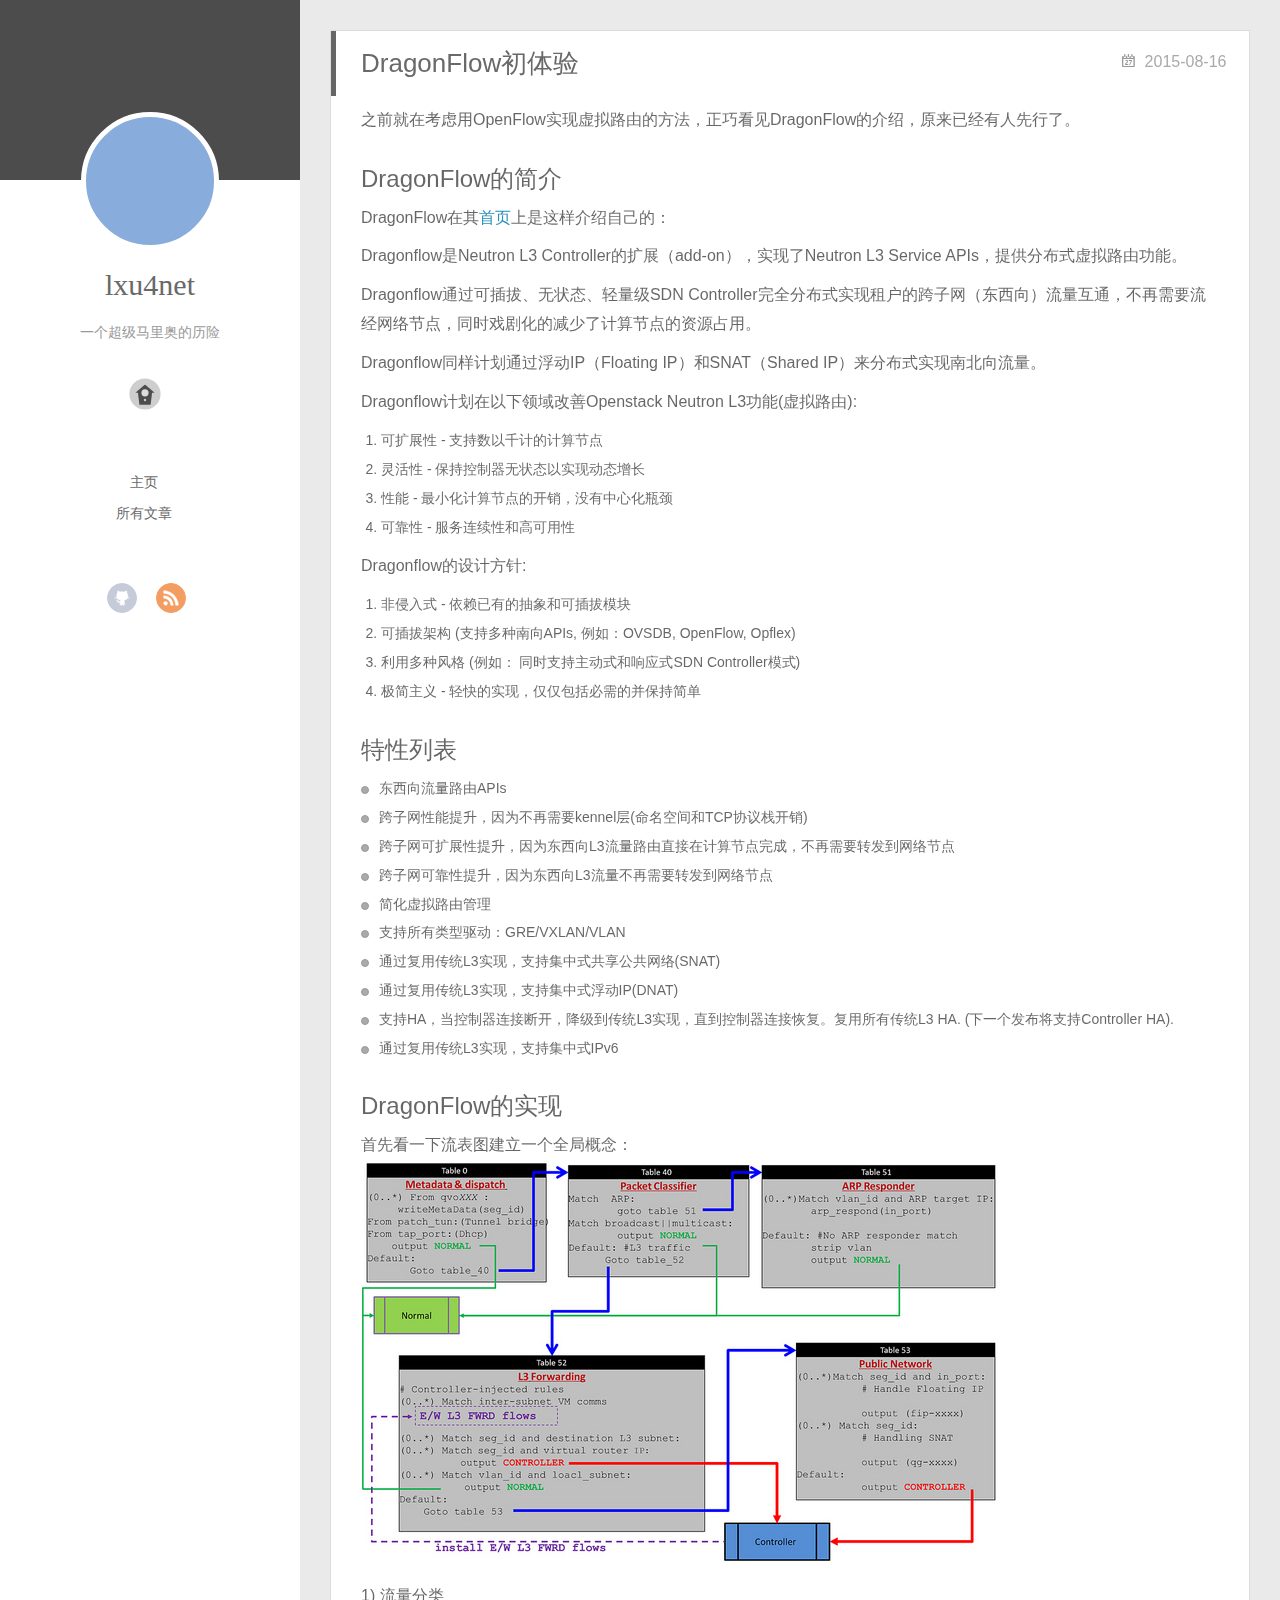
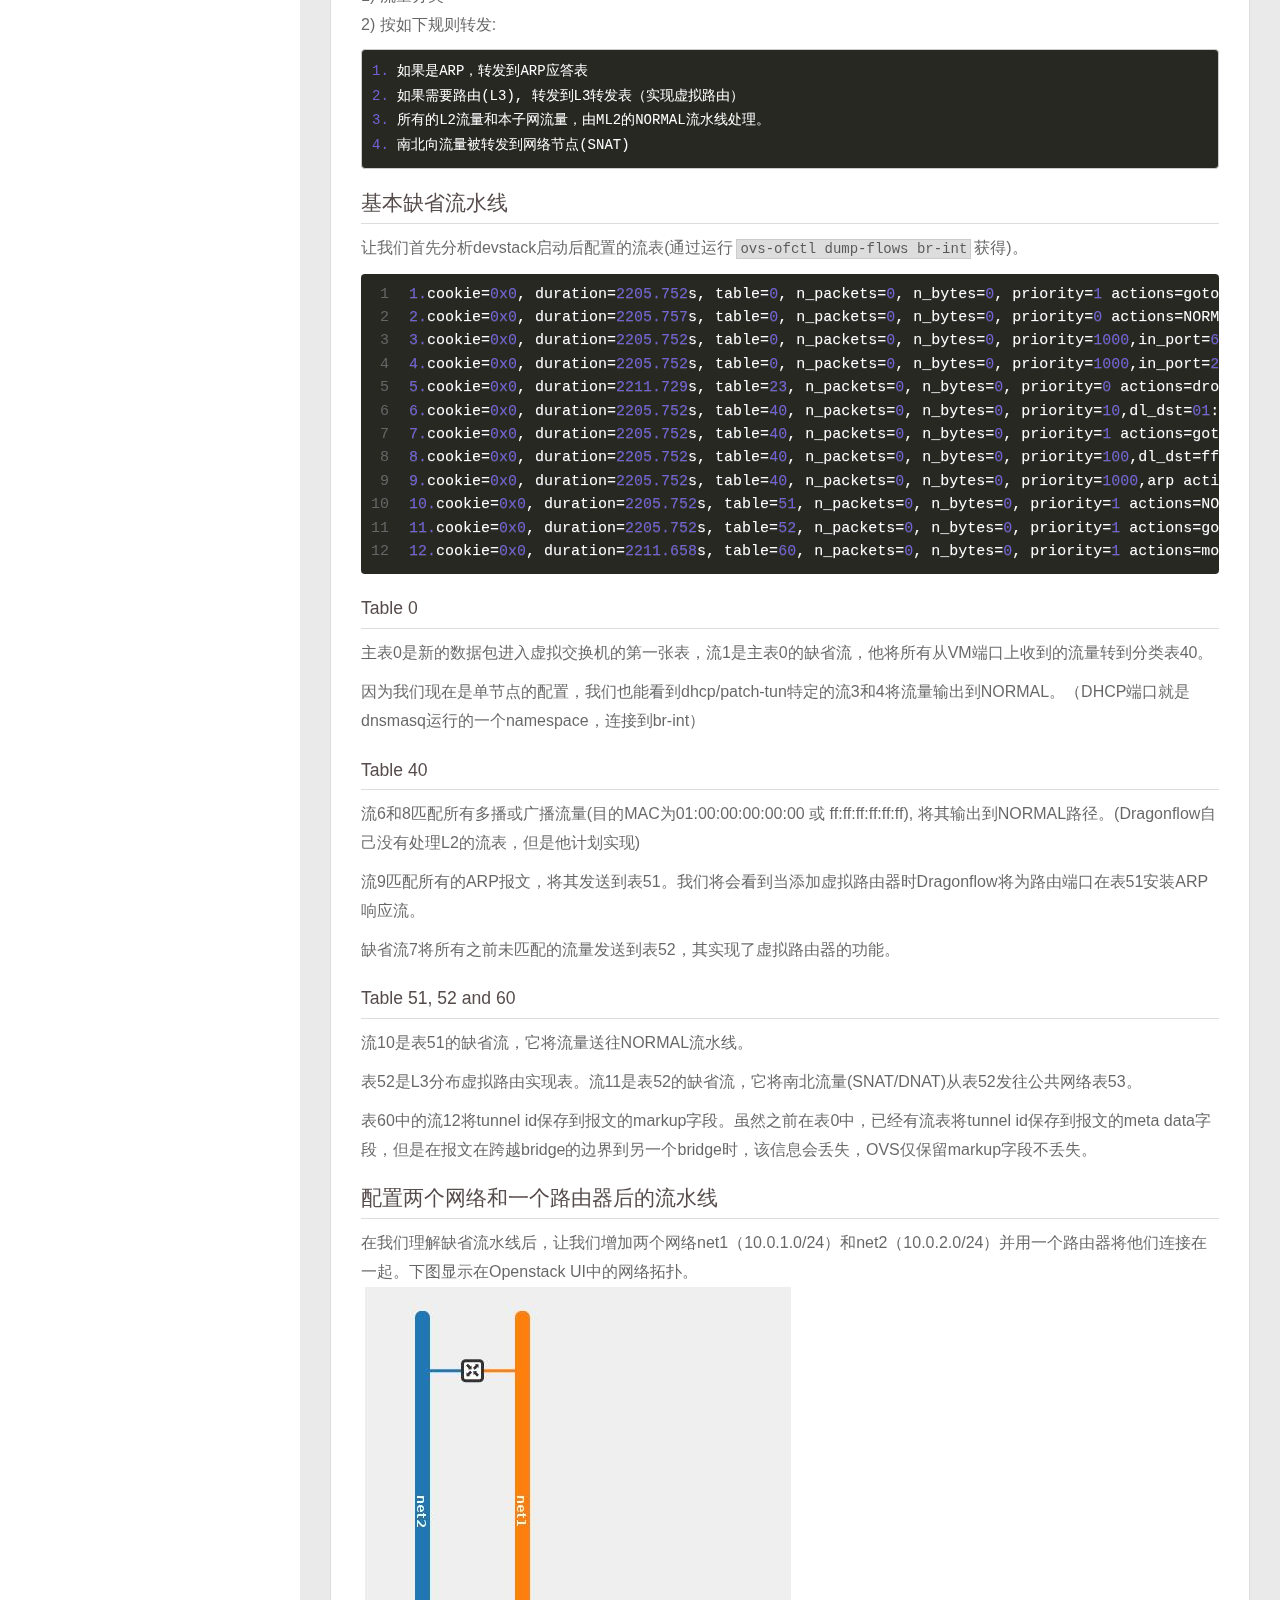
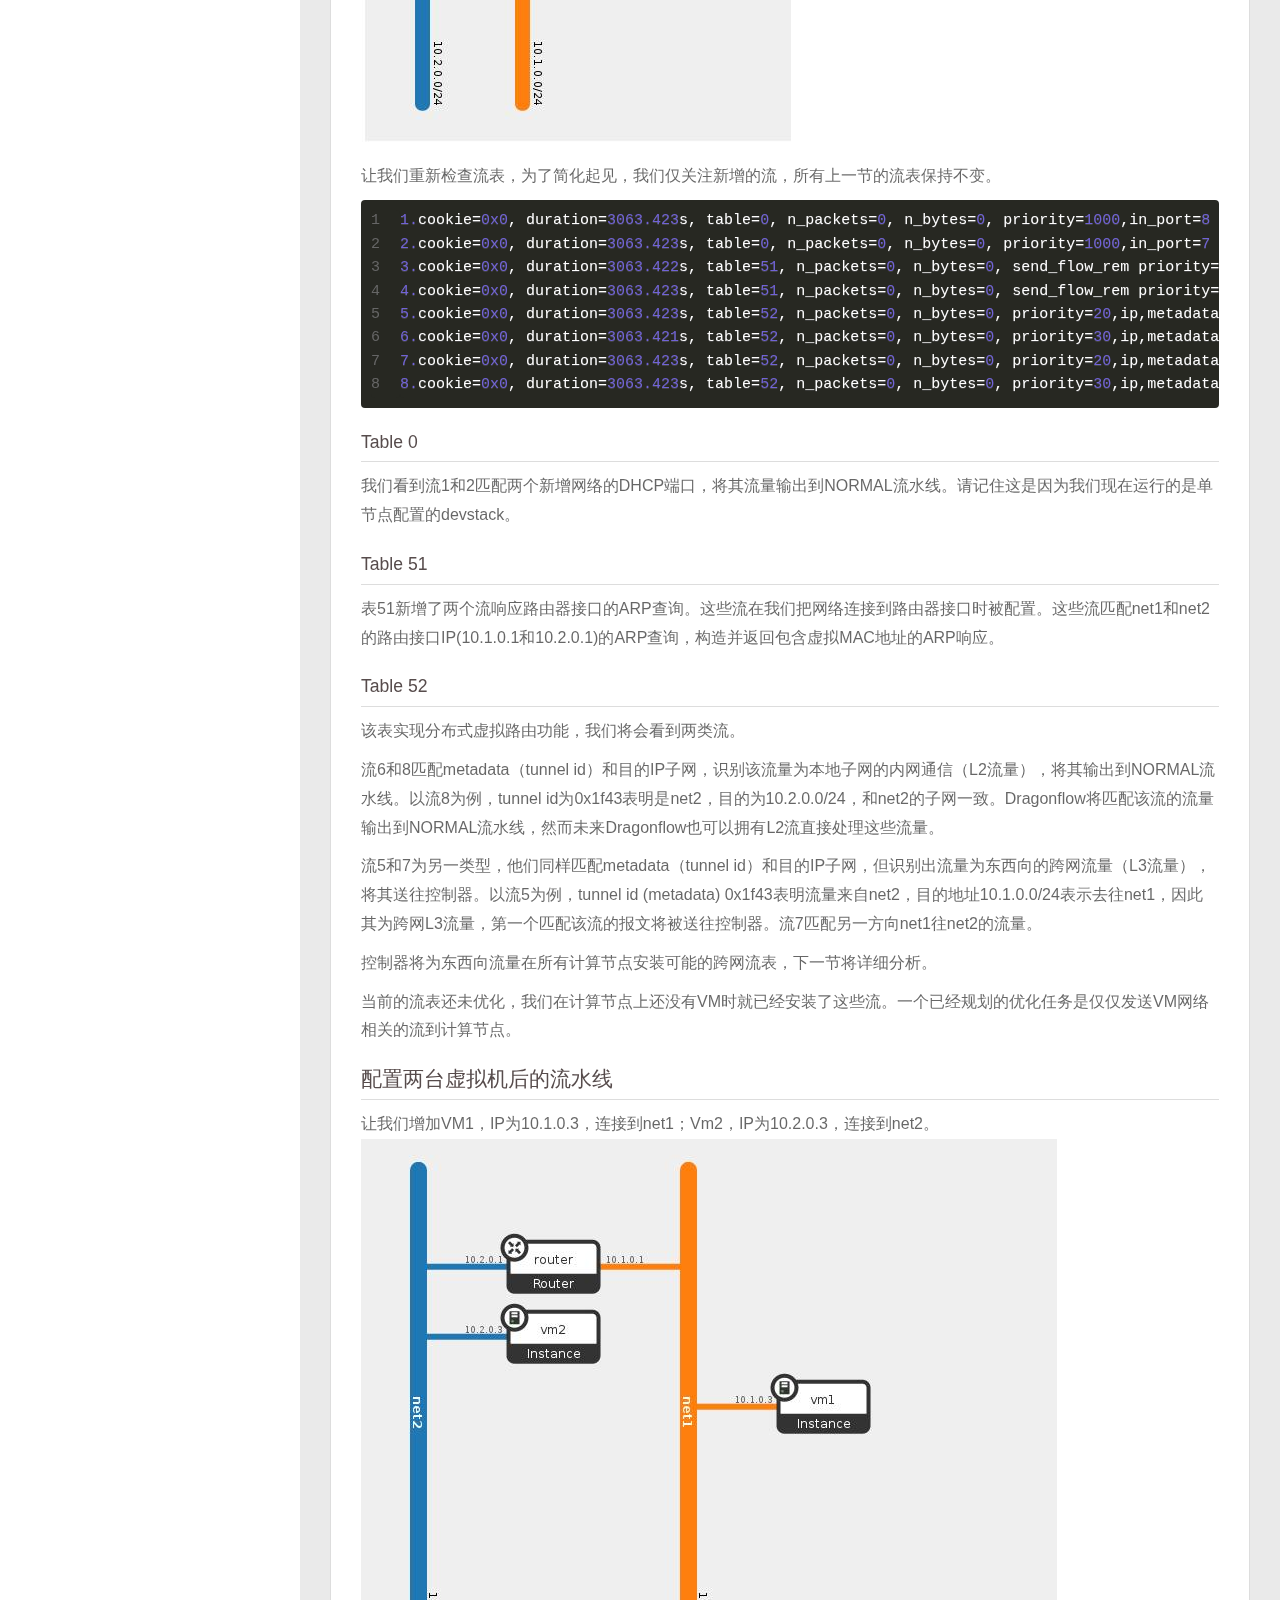
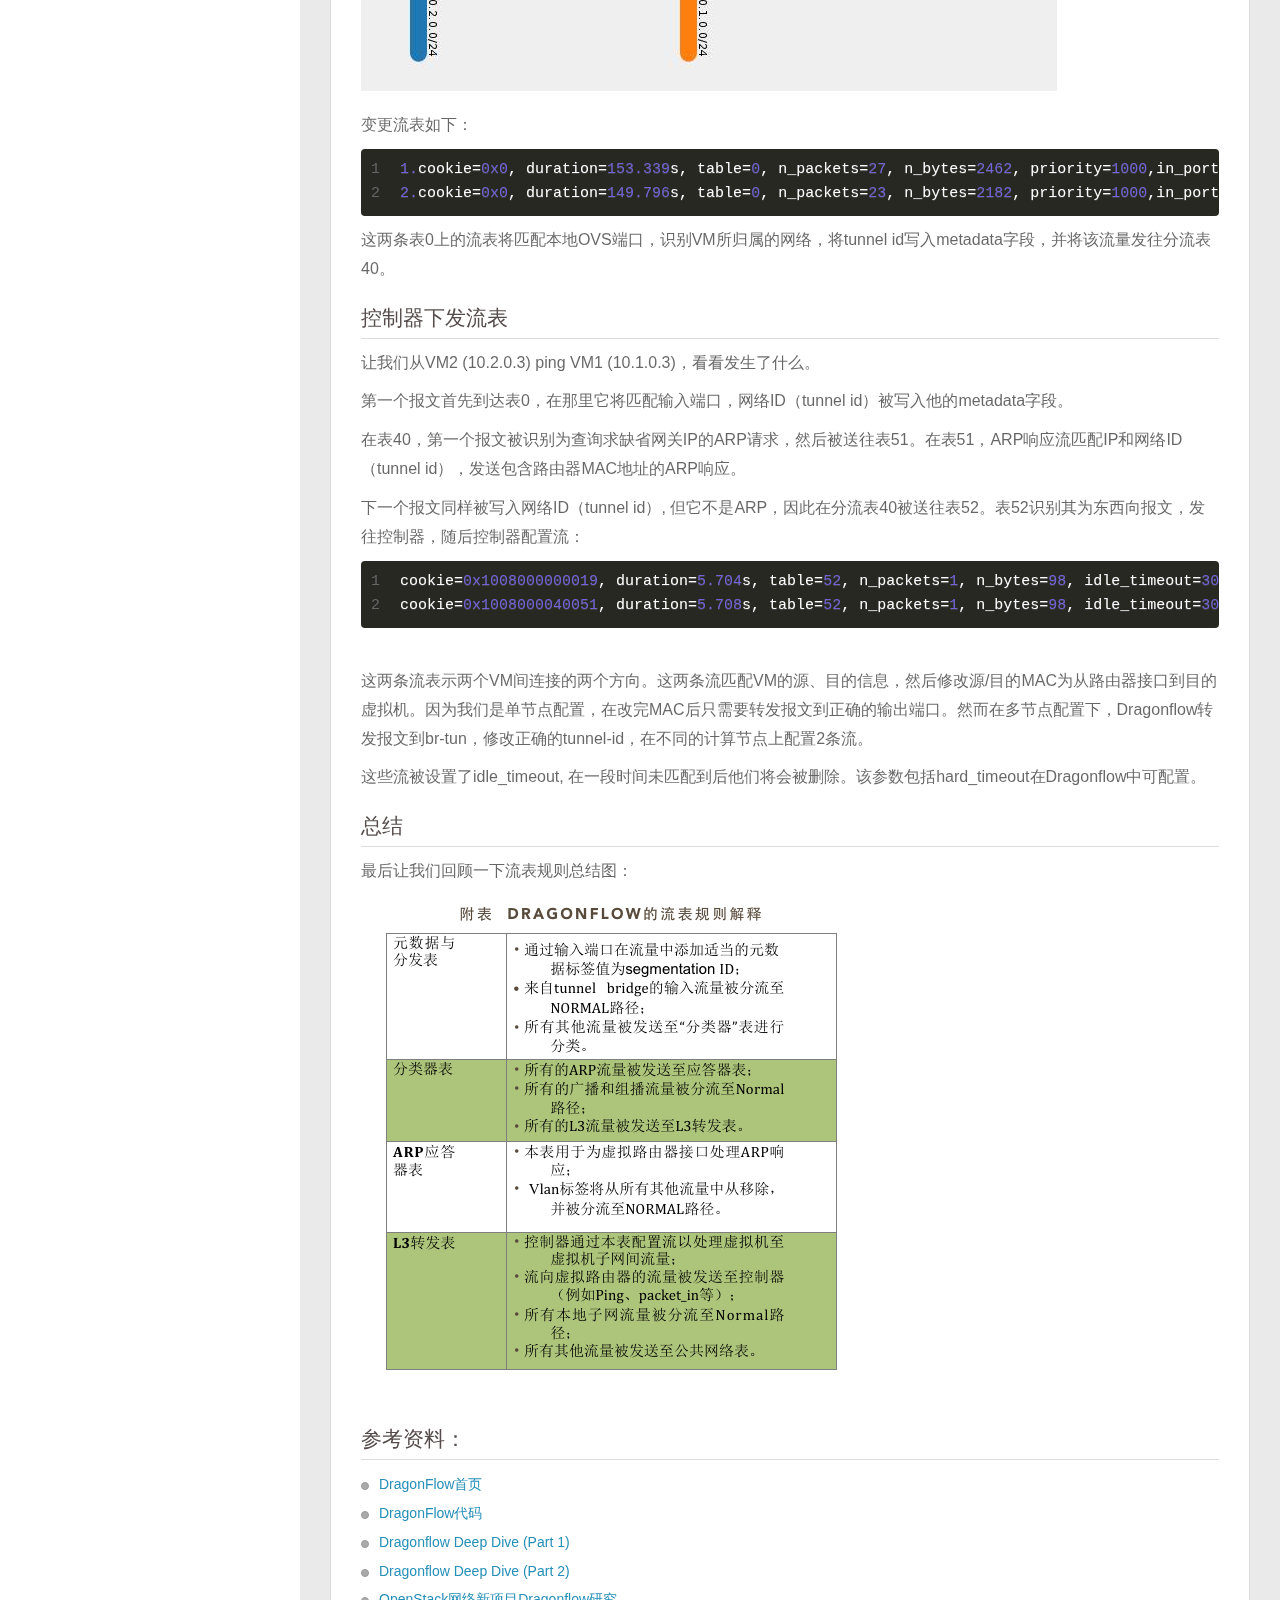
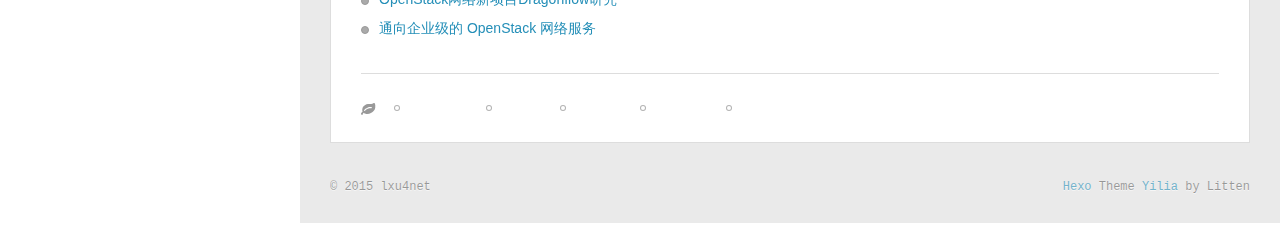
<file: index.html>
<!DOCTYPE html>
<html>
<head>
  <meta charset="utf-8">
  <meta name="google-site-verification" content="9OUdUJTpERPzufU9y9RIrBZLKCj-VOVKWWJhmbjSiMg" />
  <meta name="msvalidate.01" content="0AB97FE606D8F42544B35910B5218CBD" />
  <meta name="baidu-site-verification" content="NYAW1jYpKC" />

  
  <title>宅男甲的一亩三分地</title>
  <meta name="viewport" content="width=device-width, initial-scale=1, maximum-scale=1">
  <meta name="description" content="专注于SDN/NFV虚拟化网络开发的技术博客">
<meta property="og:type" content="website">
<meta property="og:title" content="宅男甲的一亩三分地">
<meta property="og:url" content="http://lxu4net.gitcafe.io/index.html">
<meta property="og:site_name" content="宅男甲的一亩三分地">
<meta property="og:description" content="专注于SDN/NFV虚拟化网络开发的技术博客">
<meta name="twitter:card" content="summary">
<meta name="twitter:title" content="宅男甲的一亩三分地">
<meta name="twitter:description" content="专注于SDN/NFV虚拟化网络开发的技术博客">
  
    <link rel="alternative" href="/atom.xml" title="宅男甲的一亩三分地" type="application/atom+xml">
  
  
    <link rel="icon" href="/favicon.png">
  
  <link rel="stylesheet" href="/css/style.css" type="text/css">
</head>

<body>
  <div id="container">
    <div class="left-col">
    <div class="overlay"></div>
<div class="intrude-less">
	<header id="header" class="inner">
		<a href="/" class="profilepic">
			
			<img lazy-src="/avatar.jpg" class="js-avatar">
			
		</a>

		<hgroup>
		  <h1 class="header-author"><a href="/">lxu4net</a></h1>
		</hgroup>

		
		<p class="header-subtitle">一个超级马里奥的历险</p>
		

		
			<div class="switch-btn">
				<div class="icon">
					<div class="icon-ctn">
						<div class="icon-wrap icon-house" data-idx="0">
							<div class="birdhouse"></div>
							<div class="birdhouse_holes"></div>
						</div>
						<div class="icon-wrap icon-ribbon hide" data-idx="1">
							<div class="ribbon"></div>
						</div>
						
						
					</div>
					
				</div>
				<div class="tips-box hide">
					<div class="tips-arrow"></div>
					<ul class="tips-inner">
						<li>菜单</li>
						<li>标签</li>
						
						
					</ul>
				</div>
			</div>
		

		<div class="switch-area">
			<div class="switch-wrap">
				<section class="switch-part switch-part1">
					<nav class="header-menu">
						<ul>
						
							<li><a href="/">主页</a></li>
				        
							<li><a href="/archives">所有文章</a></li>
				        
						</ul>
					</nav>
					<nav class="header-nav">
						<div class="social">
							
								<a class="github" target="_blank" href="https://github.com/lxu4net" title="github">github</a>
					        
								<a class="rss" target="_blank" href="/atom.xml" title="rss">rss</a>
					        
						</div>
					</nav>
				</section>
				
				
				<section class="switch-part switch-part2">
					<div class="widget tagcloud" id="js-tagcloud">
						<a href="/tags/Dragonflow/" style="font-size: 10px;">Dragonflow</a> <a href="/tags/Neutron/" style="font-size: 10px;">Neutron</a> <a href="/tags/OpenFlow/" style="font-size: 10px;">OpenFlow</a> <a href="/tags/OpenStack/" style="font-size: 10px;">OpenStack</a> <a href="/tags/SDN/" style="font-size: 10px;">SDN</a>
					</div>
				</section>
				
				
				

				
			</div>
		</div>
	</header>				
</div>
    </div>
    <div class="mid-col">
      <nav id="mobile-nav">
  	<div class="overlay">
  		<div class="slider-trigger"></div>
  		<h1 class="header-author js-mobile-header hide">lxu4net</h1>
  	</div>
	<div class="intrude-less">
		<header id="header" class="inner">
			<div class="profilepic">
				<img lazy-src="/avatar.jpg" class="js-avatar">
			</div>
			<hgroup>
			  <h1 class="header-author">lxu4net</h1>
			</hgroup>
			
			<p class="header-subtitle">一个超级马里奥的历险</p>
			
			<nav class="header-menu">
				<ul>
				
					<li><a href="/">主页</a></li>
		        
					<li><a href="/archives">所有文章</a></li>
		        
		        <div class="clearfix"></div>
				</ul>
			</nav>
			<nav class="header-nav">
				<div class="social">
					
						<a class="github" target="_blank" href="https://github.com/lxu4net" title="github">github</a>
			        
						<a class="rss" target="_blank" href="/atom.xml" title="rss">rss</a>
			        
				</div>
			</nav>
		</header>				
	</div>
</nav>
      <div class="body-wrap">
  
    <article id="post-dragonflow" class="article article-type-post" itemscope itemprop="blogPost">
  
    <div class="article-meta">
      <a href="/2015/08/16/dragonflow/" class="article-date">
  	<time datetime="2015-08-16T10:00:00.000Z" itemprop="datePublished">2015-08-16</time>
</a>
    </div>
  
  <div class="article-inner">
    
      <input type="hidden" class="isFancy" />
    
    
      <header class="article-header">
        
  
    <h1 itemprop="name">
      <a class="article-title" href="/2015/08/16/dragonflow/">DragonFlow初体验</a>
    </h1>
  

      </header>
      
    
    <div class="article-entry" itemprop="articleBody">
      
        
        

        <p>之前就在考虑用OpenFlow实现虚拟路由的方法，正巧看见DragonFlow的介绍，原来已经有人先行了。</p>
<h1 id="DragonFlow的简介">DragonFlow的简介</h1><p>DragonFlow在其<a href="https://launchpad.net/dragonflow" target="_blank" rel="external">首页</a>上是这样介绍自己的：</p>
<p>Dragonflow是Neutron L3 Controller的扩展（add-on），实现了Neutron L3 Service APIs，提供分布式虚拟路由功能。</p>
<p>Dragonflow通过可插拔、无状态、轻量级SDN Controller完全分布式实现租户的跨子网（东西向）流量互通，不再需要流经网络节点，同时戏剧化的减少了计算节点的资源占用。</p>
<p>Dragonflow同样计划通过浮动IP（Floating IP）和SNAT（Shared IP）来分布式实现南北向流量。</p>
<p>Dragonflow计划在以下领域改善Openstack Neutron L3功能(虚拟路由):</p>
<ol>
<li>可扩展性 - 支持数以千计的计算节点</li>
<li>灵活性 - 保持控制器无状态以实现动态增长</li>
<li>性能 - 最小化计算节点的开销，没有中心化瓶颈</li>
<li>可靠性 - 服务连续性和高可用性</li>
</ol>
<p>Dragonflow的设计方针:</p>
<ol>
<li>非侵入式 - 依赖已有的抽象和可插拔模块</li>
<li>可插拔架构 (支持多种南向APIs, 例如：OVSDB, OpenFlow, Opflex)</li>
<li>利用多种风格 (例如： 同时支持主动式和响应式SDN Controller模式)</li>
<li>极简主义 - 轻快的实现，仅仅包括必需的并保持简单</li>
</ol>
<h1 id="特性列表">特性列表</h1><ul>
<li>东西向流量路由APIs</li>
<li>跨子网性能提升，因为不再需要kennel层(命名空间和TCP协议栈开销)</li>
<li>跨子网可扩展性提升，因为东西向L3流量路由直接在计算节点完成，不再需要转发到网络节点</li>
<li>跨子网可靠性提升，因为东西向L3流量不再需要转发到网络节点</li>
<li>简化虚拟路由管理</li>
<li>支持所有类型驱动：GRE/VXLAN/VLAN</li>
<li>通过复用传统L3实现，支持集中式共享公共网络(SNAT)</li>
<li>通过复用传统L3实现，支持集中式浮动IP(DNAT)</li>
<li>支持HA，当控制器连接断开，降级到传统L3实现，直到控制器连接恢复。复用所有传统L3 HA. (下一个发布将支持Controller HA).</li>
<li>通过复用传统L3实现，支持集中式IPv6</li>
</ul>
<h1 id="DragonFlow的实现">DragonFlow的实现</h1><p>首先看一下流表图建立一个全局概念：<br><img src="/images/df_of_pipeline.jpg" alt="DragonFlow流表概要" title="DragonFlow流表概要"></p>
<p>1) 流量分类<br>2) 按如下规则转发:</p>
<pre><code><span class="number">1.</span> 如果是ARP，转发到ARP应答表
<span class="number">2.</span> 如果需要路由(L3), 转发到L3转发表（实现虚拟路由）
<span class="number">3.</span> 所有的L2流量和本子网流量，由ML2的NORMAL流水线处理。
<span class="number">4.</span> 南北向流量被转发到网络节点(SNAT)
</code></pre><h2 id="基本缺省流水线">基本缺省流水线</h2><p>让我们首先分析devstack启动后配置的流表(通过运行<code>ovs-ofctl dump-flows br-int</code>获得)。<br><figure class="highlight cpp"><table><tr><td class="gutter"><pre><span class="line">1</span><br><span class="line">2</span><br><span class="line">3</span><br><span class="line">4</span><br><span class="line">5</span><br><span class="line">6</span><br><span class="line">7</span><br><span class="line">8</span><br><span class="line">9</span><br><span class="line">10</span><br><span class="line">11</span><br><span class="line">12</span><br></pre></td><td class="code"><pre><span class="line"><span class="number">1.</span>cookie=<span class="number">0x0</span>, duration=<span class="number">2205.752</span>s, table=<span class="number">0</span>, n_packets=<span class="number">0</span>, n_bytes=<span class="number">0</span>, priority=<span class="number">1</span> actions=goto_table:<span class="number">40</span></span><br><span class="line"><span class="number">2.</span>cookie=<span class="number">0x0</span>, duration=<span class="number">2205.757</span>s, table=<span class="number">0</span>, n_packets=<span class="number">0</span>, n_bytes=<span class="number">0</span>, priority=<span class="number">0</span> actions=NORMAL</span><br><span class="line"><span class="number">3.</span>cookie=<span class="number">0x0</span>, duration=<span class="number">2205.752</span>s, table=<span class="number">0</span>, n_packets=<span class="number">0</span>, n_bytes=<span class="number">0</span>, priority=<span class="number">1000</span>,in_port=<span class="number">6</span> actions=NORMAL</span><br><span class="line"><span class="number">4.</span>cookie=<span class="number">0x0</span>, duration=<span class="number">2205.752</span>s, table=<span class="number">0</span>, n_packets=<span class="number">0</span>, n_bytes=<span class="number">0</span>, priority=<span class="number">1000</span>,in_port=<span class="number">2</span> actions=NORMAL</span><br><span class="line"><span class="number">5.</span>cookie=<span class="number">0x0</span>, duration=<span class="number">2211.729</span>s, table=<span class="number">23</span>, n_packets=<span class="number">0</span>, n_bytes=<span class="number">0</span>, priority=<span class="number">0</span> actions=drop</span><br><span class="line"><span class="number">6.</span>cookie=<span class="number">0x0</span>, duration=<span class="number">2205.752</span>s, table=<span class="number">40</span>, n_packets=<span class="number">0</span>, n_bytes=<span class="number">0</span>, priority=<span class="number">10</span>,dl_dst=<span class="number">01</span>:<span class="number">00</span>:<span class="number">00</span>:<span class="number">00</span>:<span class="number">00</span>:<span class="number">00</span>/<span class="number">01</span>:<span class="number">00</span>:<span class="number">00</span>:<span class="number">00</span>:<span class="number">00</span>:<span class="number">00</span> actions=NORMAL</span><br><span class="line"><span class="number">7.</span>cookie=<span class="number">0x0</span>, duration=<span class="number">2205.752</span>s, table=<span class="number">40</span>, n_packets=<span class="number">0</span>, n_bytes=<span class="number">0</span>, priority=<span class="number">1</span> actions=goto_table:<span class="number">52</span></span><br><span class="line"><span class="number">8.</span>cookie=<span class="number">0x0</span>, duration=<span class="number">2205.752</span>s, table=<span class="number">40</span>, n_packets=<span class="number">0</span>, n_bytes=<span class="number">0</span>, priority=<span class="number">100</span>,dl_dst=ff:ff:ff:ff:ff:ff actions=NORMAL</span><br><span class="line"><span class="number">9.</span>cookie=<span class="number">0x0</span>, duration=<span class="number">2205.752</span>s, table=<span class="number">40</span>, n_packets=<span class="number">0</span>, n_bytes=<span class="number">0</span>, priority=<span class="number">1000</span>,arp actions=goto_table:<span class="number">51</span></span><br><span class="line"><span class="number">10.</span>cookie=<span class="number">0x0</span>, duration=<span class="number">2205.752</span>s, table=<span class="number">51</span>, n_packets=<span class="number">0</span>, n_bytes=<span class="number">0</span>, priority=<span class="number">1</span> actions=NORMAL</span><br><span class="line"><span class="number">11.</span>cookie=<span class="number">0x0</span>, duration=<span class="number">2205.752</span>s, table=<span class="number">52</span>, n_packets=<span class="number">0</span>, n_bytes=<span class="number">0</span>, priority=<span class="number">1</span> actions=goto_table:<span class="number">53</span></span><br><span class="line"><span class="number">12.</span>cookie=<span class="number">0x0</span>, duration=<span class="number">2211.658</span>s, table=<span class="number">60</span>, n_packets=<span class="number">0</span>, n_bytes=<span class="number">0</span>, priority=<span class="number">1</span> actions=move:NXM_NX_TUN_ID[<span class="number">0.</span><span class="number">.31</span>]-&gt;NXM_NX_PKT_MARK[],output:<span class="number">6</span></span><br></pre></td></tr></table></figure></p>
<h3 id="Table_0">Table 0</h3><p>主表0是新的数据包进入虚拟交换机的第一张表，流1是主表0的缺省流，他将所有从VM端口上收到的流量转到分类表40。</p>
<p>因为我们现在是单节点的配置，我们也能看到dhcp/patch-tun特定的流3和4将流量输出到NORMAL。（DHCP端口就是dnsmasq运行的一个namespace，连接到br-int）</p>
<h3 id="Table_40">Table 40</h3><p>流6和8匹配所有多播或广播流量(目的MAC为01:00:00:00:00:00 或 ff:ff:ff:ff:ff:ff), 将其输出到NORMAL路径。(Dragonflow自己没有处理L2的流表，但是他计划实现)</p>
<p>流9匹配所有的ARP报文，将其发送到表51。我们将会看到当添加虚拟路由器时Dragonflow将为路由端口在表51安装ARP响应流。</p>
<p>缺省流7将所有之前未匹配的流量发送到表52，其实现了虚拟路由器的功能。</p>
<h3 id="Table_51,_52_and_60">Table 51, 52 and 60</h3><p>流10是表51的缺省流，它将流量送往NORMAL流水线。</p>
<p>表52是L3分布虚拟路由实现表。流11是表52的缺省流，它将南北流量(SNAT/DNAT)从表52发往公共网络表53。</p>
<p>表60中的流12将tunnel id保存到报文的markup字段。虽然之前在表0中，已经有流表将tunnel id保存到报文的meta data字段，但是在报文在跨越bridge的边界到另一个bridge时，该信息会丢失，OVS仅保留markup字段不丢失。</p>
<h2 id="配置两个网络和一个路由器后的流水线">配置两个网络和一个路由器后的流水线</h2><p>在我们理解缺省流水线后，让我们增加两个网络net1（10.0.1.0/24）和net2（10.0.2.0/24）并用一个路由器将他们连接在一起。下图显示在Openstack UI中的网络拓扑。<br><img src="/images/dragonflow.topology1.jpeg" alt="网络拓扑1"></p>
<p>让我们重新检查流表，为了简化起见，我们仅关注新增的流，所有上一节的流表保持不变。<br><figure class="highlight cpp"><table><tr><td class="gutter"><pre><span class="line">1</span><br><span class="line">2</span><br><span class="line">3</span><br><span class="line">4</span><br><span class="line">5</span><br><span class="line">6</span><br><span class="line">7</span><br><span class="line">8</span><br></pre></td><td class="code"><pre><span class="line"><span class="number">1.</span>cookie=<span class="number">0x0</span>, duration=<span class="number">3063.423</span>s, table=<span class="number">0</span>, n_packets=<span class="number">0</span>, n_bytes=<span class="number">0</span>, priority=<span class="number">1000</span>,in_port=<span class="number">8</span> actions=NORMAL</span><br><span class="line"><span class="number">2.</span>cookie=<span class="number">0x0</span>, duration=<span class="number">3063.423</span>s, table=<span class="number">0</span>, n_packets=<span class="number">0</span>, n_bytes=<span class="number">0</span>, priority=<span class="number">1000</span>,in_port=<span class="number">7</span> actions=NORMAL</span><br><span class="line"><span class="number">3.</span>cookie=<span class="number">0x0</span>, duration=<span class="number">3063.422</span>s, table=<span class="number">51</span>, n_packets=<span class="number">0</span>, n_bytes=<span class="number">0</span>, send_flow_rem priority=<span class="number">100</span>,arp,metadata=<span class="number">0x1f42</span>,arp_tpa=<span class="number">10.1</span><span class="number">.0</span><span class="number">.1</span>,arp_op=<span class="number">1</span> actions=set_field:<span class="number">2</span>-&gt;arp_op,move:NXM_NX_ARP_SHA[]-&gt;NXM_NX_ARP_THA[],move:NXM_OF_ARP_SPA[]-&gt;NXM_OF_ARP_TPA[],set_field:fa:<span class="number">16</span>:<span class="number">3</span>e:c0:<span class="number">8</span>d:<span class="number">8</span>b-&gt;eth_src,set_field:fa:<span class="number">16</span>:<span class="number">3</span>e:c0:<span class="number">8</span>d:<span class="number">8</span>b-&gt;arp_sha,set_field:<span class="number">10.1</span><span class="number">.0</span><span class="number">.1</span>-&gt;arp_spa,IN_PORT</span><br><span class="line"><span class="number">4.</span>cookie=<span class="number">0x0</span>, duration=<span class="number">3063.423</span>s, table=<span class="number">51</span>, n_packets=<span class="number">0</span>, n_bytes=<span class="number">0</span>, send_flow_rem priority=<span class="number">100</span>,arp,metadata=<span class="number">0x1f43</span>,arp_tpa=<span class="number">10.2</span><span class="number">.0</span><span class="number">.1</span>,arp_op=<span class="number">1</span> actions=set_field:<span class="number">2</span>-&gt;arp_op,move:NXM_NX_ARP_SHA[]-&gt;NXM_NX_ARP_THA[],move:NXM_OF_ARP_SPA[]-&gt;NXM_OF_ARP_TPA[],set_field:fa:<span class="number">16</span>:<span class="number">3</span>e:c5:<span class="number">02</span>:<span class="number">4</span>d-&gt;eth_src,set_field:fa:<span class="number">16</span>:<span class="number">3</span>e:c5:<span class="number">02</span>:<span class="number">4</span>d-&gt;arp_sha,set_field:<span class="number">10.2</span><span class="number">.0</span><span class="number">.1</span>-&gt;arp_spa,IN_PORT</span><br><span class="line"><span class="number">5.</span>cookie=<span class="number">0x0</span>, duration=<span class="number">3063.423</span>s, table=<span class="number">52</span>, n_packets=<span class="number">0</span>, n_bytes=<span class="number">0</span>, priority=<span class="number">20</span>,ip,metadata=<span class="number">0x1f43</span>,nw_dst=<span class="number">10.1</span><span class="number">.0</span><span class="number">.0</span>/<span class="number">24</span> actions=CONTROLLER:<span class="number">65535</span></span><br><span class="line"><span class="number">6.</span>cookie=<span class="number">0x0</span>, duration=<span class="number">3063.421</span>s, table=<span class="number">52</span>, n_packets=<span class="number">0</span>, n_bytes=<span class="number">0</span>, priority=<span class="number">30</span>,ip,metadata=<span class="number">0x1f42</span>,nw_dst=<span class="number">10.1</span><span class="number">.0</span><span class="number">.0</span>/<span class="number">24</span> actions=NORMAL</span><br><span class="line"><span class="number">7.</span>cookie=<span class="number">0x0</span>, duration=<span class="number">3063.423</span>s, table=<span class="number">52</span>, n_packets=<span class="number">0</span>, n_bytes=<span class="number">0</span>, priority=<span class="number">20</span>,ip,metadata=<span class="number">0x1f42</span>,nw_dst=<span class="number">10.2</span><span class="number">.0</span><span class="number">.0</span>/<span class="number">24</span> actions=CONTROLLER:<span class="number">65535</span></span><br><span class="line"><span class="number">8.</span>cookie=<span class="number">0x0</span>, duration=<span class="number">3063.423</span>s, table=<span class="number">52</span>, n_packets=<span class="number">0</span>, n_bytes=<span class="number">0</span>, priority=<span class="number">30</span>,ip,metadata=<span class="number">0x1f43</span>,nw_dst=<span class="number">10.2</span><span class="number">.0</span><span class="number">.0</span>/<span class="number">24</span> actions=NORMAL</span><br></pre></td></tr></table></figure></p>
<h3 id="Table_0-1">Table 0</h3><p>我们看到流1和2匹配两个新增网络的DHCP端口，将其流量输出到NORMAL流水线。请记住这是因为我们现在运行的是单节点配置的devstack。</p>
<h3 id="Table_51">Table 51</h3><p>表51新增了两个流响应路由器接口的ARP查询。这些流在我们把网络连接到路由器接口时被配置。这些流匹配net1和net2的路由接口IP(10.1.0.1和10.2.0.1)的ARP查询，构造并返回包含虚拟MAC地址的ARP响应。</p>
<h3 id="Table_52">Table 52</h3><p>该表实现分布式虚拟路由功能，我们将会看到两类流。</p>
<p>流6和8匹配metadata（tunnel id）和目的IP子网，识别该流量为本地子网的内网通信（L2流量），将其输出到NORMAL流水线。以流8为例，tunnel id为0x1f43表明是net2，目的为10.2.0.0/24，和net2的子网一致。Dragonflow将匹配该流的流量输出到NORMAL流水线，然而未来Dragonflow也可以拥有L2流直接处理这些流量。</p>
<p>流5和7为另一类型，他们同样匹配metadata（tunnel id）和目的IP子网，但识别出流量为东西向的跨网流量（L3流量），将其送往控制器。以流5为例，tunnel id (metadata) 0x1f43表明流量来自net2，目的地址10.1.0.0/24表示去往net1，因此其为跨网L3流量，第一个匹配该流的报文将被送往控制器。流7匹配另一方向net1往net2的流量。</p>
<p>控制器将为东西向流量在所有计算节点安装可能的跨网流表，下一节将详细分析。</p>
<p>当前的流表还未优化，我们在计算节点上还没有VM时就已经安装了这些流。一个已经规划的优化任务是仅仅发送VM网络相关的流到计算节点。</p>
<h2 id="配置两台虚拟机后的流水线">配置两台虚拟机后的流水线</h2><p>让我们增加VM1，IP为10.1.0.3，连接到net1；Vm2，IP为10.2.0.3，连接到net2。<br><img src="/images/dragonflow.topology2.jpeg" alt="网络拓扑2"></p>
<p>变更流表如下：<br><figure class="highlight cpp"><table><tr><td class="gutter"><pre><span class="line">1</span><br><span class="line">2</span><br></pre></td><td class="code"><pre><span class="line"><span class="number">1.</span>cookie=<span class="number">0x0</span>, duration=<span class="number">153.339</span>s, table=<span class="number">0</span>, n_packets=<span class="number">27</span>, n_bytes=<span class="number">2462</span>, priority=<span class="number">1000</span>,in_port=<span class="number">11</span> actions=write_metadata:<span class="number">0x1f42</span>/<span class="number">0xffff</span>,goto_table:<span class="number">40</span></span><br><span class="line"><span class="number">2.</span>cookie=<span class="number">0x0</span>, duration=<span class="number">149.796</span>s, table=<span class="number">0</span>, n_packets=<span class="number">23</span>, n_bytes=<span class="number">2182</span>, priority=<span class="number">1000</span>,in_port=<span class="number">12</span> actions=write_metadata:<span class="number">0x1f43</span>/<span class="number">0xffff</span>,goto_table:<span class="number">40</span></span><br></pre></td></tr></table></figure></p>
<p>这两条表0上的流表将匹配本地OVS端口，识别VM所归属的网络，将tunnel id写入metadata字段，并将该流量发往分流表40。</p>
<h2 id="控制器下发流表">控制器下发流表</h2><p>让我们从VM2 (10.2.0.3) ping VM1 (10.1.0.3)，看看发生了什么。</p>
<p>第一个报文首先到达表0，在那里它将匹配输入端口，网络ID（tunnel id）被写入他的metadata字段。</p>
<p>在表40，第一个报文被识别为查询求缺省网关IP的ARP请求，然后被送往表51。在表51，ARP响应流匹配IP和网络ID（tunnel id），发送包含路由器MAC地址的ARP响应。</p>
<p>下一个报文同样被写入网络ID（tunnel id）, 但它不是ARP，因此在分流表40被送往表52。表52识别其为东西向报文，发往控制器，随后控制器配置流：<br><figure class="highlight cpp"><table><tr><td class="gutter"><pre><span class="line">1</span><br><span class="line">2</span><br></pre></td><td class="code"><pre><span class="line">cookie=<span class="number">0x1008000000019</span>, duration=<span class="number">5.704</span>s, table=<span class="number">52</span>, n_packets=<span class="number">1</span>, n_bytes=<span class="number">98</span>, idle_timeout=<span class="number">300</span>, priority=<span class="number">100</span>,ip,metadata=<span class="number">0x1f43</span>,in_port=<span class="number">12</span>,dl_src=fa:<span class="number">16</span>:<span class="number">3</span>e:cf:<span class="number">4</span>b:ed,dl_dst=fa:<span class="number">16</span>:<span class="number">3</span>e:c5:<span class="number">02</span>:<span class="number">4</span>d,nw_src=<span class="number">10.2</span><span class="number">.0</span><span class="number">.3</span>,nw_dst=<span class="number">10.1</span><span class="number">.0</span><span class="number">.3</span> actions=dec_ttl,set_field:fa:<span class="number">16</span>:<span class="number">3</span>e:c5:<span class="number">02</span>:<span class="number">4</span>d-&gt;eth_src,set_field:fa:<span class="number">16</span>:<span class="number">3</span>e:<span class="number">00</span>:<span class="number">17</span>:e6-&gt;eth_dst,output:<span class="number">11</span></span><br><span class="line">cookie=<span class="number">0x1008000040051</span>, duration=<span class="number">5.708</span>s, table=<span class="number">52</span>, n_packets=<span class="number">1</span>, n_bytes=<span class="number">98</span>, idle_timeout=<span class="number">300</span>, priority=<span class="number">100</span>,ip,metadata=<span class="number">0x1f42</span>,in_port=<span class="number">11</span>,dl_src=fa:<span class="number">16</span>:<span class="number">3</span>e:<span class="number">00</span>:<span class="number">17</span>:e6,dl_dst=fa:<span class="number">16</span>:<span class="number">3</span>e:c0:<span class="number">8</span>d:<span class="number">8</span>b,nw_src=<span class="number">10.1</span><span class="number">.0</span><span class="number">.3</span>,nw_dst=<span class="number">10.2</span><span class="number">.0</span><span class="number">.3</span> actions=dec_ttl,set_field:fa:<span class="number">16</span>:<span class="number">3</span>e:c0:<span class="number">8</span>d:<span class="number">8</span>b-&gt;eth_src,set_field:fa:<span class="number">16</span>:<span class="number">3</span>e:cf:<span class="number">4</span>b:ed-&gt;eth_dst,output:<span class="number">12</span></span><br></pre></td></tr></table></figure><br>这两条流表示两个VM间连接的两个方向。这两条流匹配VM的源、目的信息，然后修改源/目的MAC为从路由器接口到目的虚拟机。因为我们是单节点配置，在改完MAC后只需要转发报文到正确的输出端口。然而在多节点配置下，Dragonflow转发报文到br-tun，修改正确的tunnel-id，在不同的计算节点上配置2条流。</p>
<p>这些流被设置了idle_timeout, 在一段时间未匹配到后他们将会被删除。该参数包括hard_timeout在Dragonflow中可配置。</p>
<h2 id="总结">总结</h2><p>最后让我们回顾一下流表规则总结图：<br><img src="/images/DragonFlow流表规则.png" alt="DragonFlow流表规则" title="DragonFlow流表规则"></p>
<h2 id="参考资料：">参考资料：</h2><ul>
<li><a href="http://launchpad.net/dragonflow" target="_blank" rel="external">DragonFlow首页</a></li>
<li><a href="https://github.com/openstack/dragonflow" target="_blank" rel="external">DragonFlow代码</a></li>
<li><a href="http://galsagie.github.io/sdn/openstack/ovs/dragonflow/2015/05/09/dragonflow-1/" target="_blank" rel="external">Dragonflow Deep Dive (Part 1)</a></li>
<li><a href="http://galsagie.github.io/sdn/openstack/ovs/dragonflow/2015/05/11/dragonflow-2/" target="_blank" rel="external">Dragonflow Deep Dive (Part 2)</a></li>
<li><a href="https://www.ustack.com/blog/openstack-dragonflow/" target="_blank" rel="external">OpenStack网络新项目Dragonflow研究</a> </li>
<li><a href="https://www.ustack.com/blog/archsummit%EF%BC%8Dshenzhen/" target="_blank" rel="external">通向企业级的 OpenStack 网络服务</a></li>
</ul>

      
    </div>
    
    <div class="article-info article-info-index">
      
      
	<div class="article-tag tagcloud">
		<ul class="article-tag-list"><li class="article-tag-list-item"><a class="article-tag-list-link" href="/tags/Dragonflow/">Dragonflow</a></li><li class="article-tag-list-item"><a class="article-tag-list-link" href="/tags/Neutron/">Neutron</a></li><li class="article-tag-list-item"><a class="article-tag-list-link" href="/tags/OpenFlow/">OpenFlow</a></li><li class="article-tag-list-item"><a class="article-tag-list-link" href="/tags/OpenStack/">OpenStack</a></li><li class="article-tag-list-item"><a class="article-tag-list-link" href="/tags/SDN/">SDN</a></li></ul>
	</div>

      

      
      <div class="clearfix"></div>
    </div>
    
  </div>
  
</article>







  
  
</div>
      <footer id="footer">
  <div class="outer">
    <div id="footer-info">
    	<div class="footer-left">
    		&copy; 2015 lxu4net
    	</div>
      	<div class="footer-right">
      		<a href="http://hexo.io/" target="_blank">Hexo</a>  Theme <a href="https://github.com/litten/hexo-theme-yilia" target="_blank">Yilia</a> by Litten
      	</div>
    </div>
  </div>
</footer>
    </div>
    
  <link rel="stylesheet" href="/fancybox/jquery.fancybox.css" type="text/css">


<script>
	var yiliaConfig = {
		fancybox: true,
		mathjax: true,
		animate: true,
		isHome: true,
		isPost: false,
		isArchive: false,
		isTag: false,
		isCategory: false,
		open_in_new: false
	}
</script>
<script src="http://7.url.cn/edu/jslib/comb/require-2.1.6,jquery-1.9.1.min.js" type="text/javascript"></script>
<script src="/js/main.js" type="text/javascript"></script>






<script type="text/x-mathjax-config">
MathJax.Hub.Config({
    tex2jax: {
        inlineMath: [ ['$','$'], ["\\(","\\)"]  ],
        processEscapes: true,
        skipTags: ['script', 'noscript', 'style', 'textarea', 'pre', 'code']
    }
});

MathJax.Hub.Queue(function() {
    var all = MathJax.Hub.getAllJax(), i;
    for(i=0; i < all.length; i += 1) {
        all[i].SourceElement().parentNode.className += ' has-jax';                 
    }       
});
</script>

<script type="text/javascript" src="http://cdn.mathjax.org/mathjax/latest/MathJax.js?config=TeX-AMS-MML_HTMLorMML">
</script>


  </div>
</body>
</html>
</file>
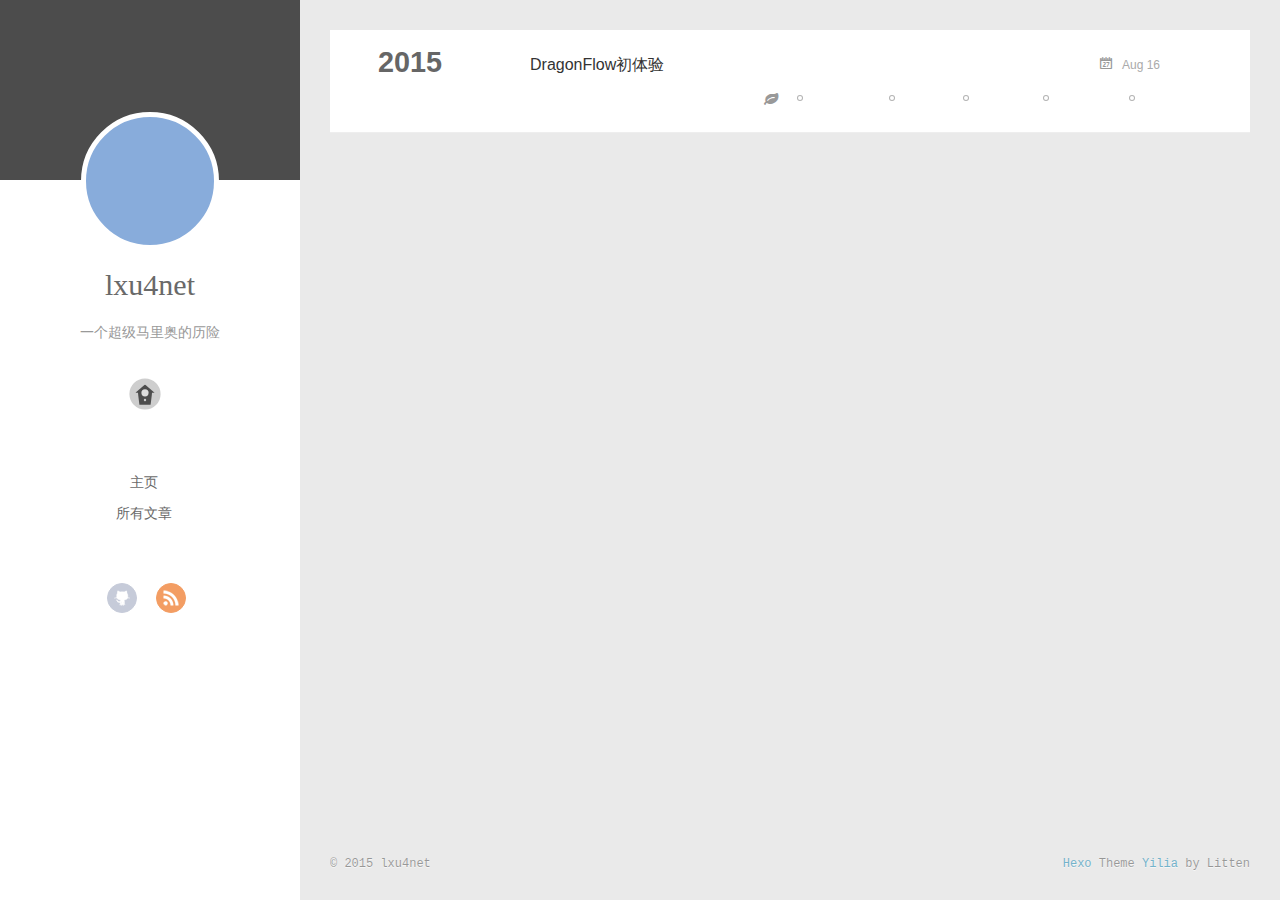
<file: archives/index.html>
<!DOCTYPE html>
<html>
<head>
  <meta charset="utf-8">
  <meta name="google-site-verification" content="9OUdUJTpERPzufU9y9RIrBZLKCj-VOVKWWJhmbjSiMg" />
  <meta name="msvalidate.01" content="0AB97FE606D8F42544B35910B5218CBD" />
  <meta name="baidu-site-verification" content="NYAW1jYpKC" />

  
  <title>Archives | 宅男甲的一亩三分地</title>
  <meta name="viewport" content="width=device-width, initial-scale=1, maximum-scale=1">
  <meta name="description" content="专注于SDN/NFV虚拟化网络开发的技术博客">
<meta property="og:type" content="website">
<meta property="og:title" content="宅男甲的一亩三分地">
<meta property="og:url" content="http://lxu4net.gitcafe.io/archives/index.html">
<meta property="og:site_name" content="宅男甲的一亩三分地">
<meta property="og:description" content="专注于SDN/NFV虚拟化网络开发的技术博客">
<meta name="twitter:card" content="summary">
<meta name="twitter:title" content="宅男甲的一亩三分地">
<meta name="twitter:description" content="专注于SDN/NFV虚拟化网络开发的技术博客">
  
    <link rel="alternative" href="/atom.xml" title="宅男甲的一亩三分地" type="application/atom+xml">
  
  
    <link rel="icon" href="/favicon.png">
  
  <link rel="stylesheet" href="/css/style.css" type="text/css">
</head>

<body>
  <div id="container">
    <div class="left-col">
    <div class="overlay"></div>
<div class="intrude-less">
	<header id="header" class="inner">
		<a href="/" class="profilepic">
			
			<img lazy-src="/avatar.jpg" class="js-avatar">
			
		</a>

		<hgroup>
		  <h1 class="header-author"><a href="/">lxu4net</a></h1>
		</hgroup>

		
		<p class="header-subtitle">一个超级马里奥的历险</p>
		

		
			<div class="switch-btn">
				<div class="icon">
					<div class="icon-ctn">
						<div class="icon-wrap icon-house" data-idx="0">
							<div class="birdhouse"></div>
							<div class="birdhouse_holes"></div>
						</div>
						<div class="icon-wrap icon-ribbon hide" data-idx="1">
							<div class="ribbon"></div>
						</div>
						
						
					</div>
					
				</div>
				<div class="tips-box hide">
					<div class="tips-arrow"></div>
					<ul class="tips-inner">
						<li>菜单</li>
						<li>标签</li>
						
						
					</ul>
				</div>
			</div>
		

		<div class="switch-area">
			<div class="switch-wrap">
				<section class="switch-part switch-part1">
					<nav class="header-menu">
						<ul>
						
							<li><a href="/">主页</a></li>
				        
							<li><a href="/archives">所有文章</a></li>
				        
						</ul>
					</nav>
					<nav class="header-nav">
						<div class="social">
							
								<a class="github" target="_blank" href="https://github.com/lxu4net" title="github">github</a>
					        
								<a class="rss" target="_blank" href="/atom.xml" title="rss">rss</a>
					        
						</div>
					</nav>
				</section>
				
				
				<section class="switch-part switch-part2">
					<div class="widget tagcloud" id="js-tagcloud">
						<a href="/tags/Dragonflow/" style="font-size: 10px;">Dragonflow</a> <a href="/tags/Neutron/" style="font-size: 10px;">Neutron</a> <a href="/tags/OpenFlow/" style="font-size: 10px;">OpenFlow</a> <a href="/tags/OpenStack/" style="font-size: 10px;">OpenStack</a> <a href="/tags/SDN/" style="font-size: 10px;">SDN</a>
					</div>
				</section>
				
				
				

				
			</div>
		</div>
	</header>				
</div>
    </div>
    <div class="mid-col">
      <nav id="mobile-nav">
  	<div class="overlay">
  		<div class="slider-trigger"></div>
  		<h1 class="header-author js-mobile-header hide">lxu4net</h1>
  	</div>
	<div class="intrude-less">
		<header id="header" class="inner">
			<div class="profilepic">
				<img lazy-src="/avatar.jpg" class="js-avatar">
			</div>
			<hgroup>
			  <h1 class="header-author">lxu4net</h1>
			</hgroup>
			
			<p class="header-subtitle">一个超级马里奥的历险</p>
			
			<nav class="header-menu">
				<ul>
				
					<li><a href="/">主页</a></li>
		        
					<li><a href="/archives">所有文章</a></li>
		        
		        <div class="clearfix"></div>
				</ul>
			</nav>
			<nav class="header-nav">
				<div class="social">
					
						<a class="github" target="_blank" href="https://github.com/lxu4net" title="github">github</a>
			        
						<a class="rss" target="_blank" href="/atom.xml" title="rss">rss</a>
			        
				</div>
			</nav>
		</header>				
	</div>
</nav>
      <div class="body-wrap">
  
  
    
    
      
      
      <section class="archives-wrap">
        <div class="archive-year-wrap">
          <a href="/archives/2015" class="archive-year">2015</a>
        </div>
        <div class="archives">
    
    <article class="archive-article archive-type-post">
  <div class="archive-article-inner">
    <header class="archive-article-header">
      	<div class="article-meta">
	      	<a href="/2015/08/16/dragonflow/" class="archive-article-date">
  	<time datetime="2015-08-16T10:00:00.000Z" itemprop="datePublished">Aug 16</time>
</a>
        </div>
    	 
  
    <h1 itemprop="name">
      <a class="archive-article-title" href="/2015/08/16/dragonflow/">DragonFlow初体验</a>
    </h1>
  

        <div class="article-info info-on-right">
          
	<div class="article-tag tagcloud">
		<ul class="article-tag-list"><li class="article-tag-list-item"><a class="article-tag-list-link" href="/tags/Dragonflow/">Dragonflow</a></li><li class="article-tag-list-item"><a class="article-tag-list-link" href="/tags/Neutron/">Neutron</a></li><li class="article-tag-list-item"><a class="article-tag-list-link" href="/tags/OpenFlow/">OpenFlow</a></li><li class="article-tag-list-item"><a class="article-tag-list-link" href="/tags/OpenStack/">OpenStack</a></li><li class="article-tag-list-item"><a class="article-tag-list-link" href="/tags/SDN/">SDN</a></li></ul>
	</div>

          

        </div>
        <div class="clearfix"></div>
    </header>
  </div>
</article>
  
  
    </div></section>
  

    


</div>
      <footer id="footer">
  <div class="outer">
    <div id="footer-info">
    	<div class="footer-left">
    		&copy; 2015 lxu4net
    	</div>
      	<div class="footer-right">
      		<a href="http://hexo.io/" target="_blank">Hexo</a>  Theme <a href="https://github.com/litten/hexo-theme-yilia" target="_blank">Yilia</a> by Litten
      	</div>
    </div>
  </div>
</footer>
    </div>
    
  <link rel="stylesheet" href="/fancybox/jquery.fancybox.css" type="text/css">


<script>
	var yiliaConfig = {
		fancybox: true,
		mathjax: true,
		animate: true,
		isHome: false,
		isPost: false,
		isArchive: true,
		isTag: false,
		isCategory: false,
		open_in_new: false
	}
</script>
<script src="http://7.url.cn/edu/jslib/comb/require-2.1.6,jquery-1.9.1.min.js" type="text/javascript"></script>
<script src="/js/main.js" type="text/javascript"></script>






<script type="text/x-mathjax-config">
MathJax.Hub.Config({
    tex2jax: {
        inlineMath: [ ['$','$'], ["\\(","\\)"]  ],
        processEscapes: true,
        skipTags: ['script', 'noscript', 'style', 'textarea', 'pre', 'code']
    }
});

MathJax.Hub.Queue(function() {
    var all = MathJax.Hub.getAllJax(), i;
    for(i=0; i < all.length; i += 1) {
        all[i].SourceElement().parentNode.className += ' has-jax';                 
    }       
});
</script>

<script type="text/javascript" src="http://cdn.mathjax.org/mathjax/latest/MathJax.js?config=TeX-AMS-MML_HTMLorMML">
</script>


  </div>
</body>
</html>
</file>
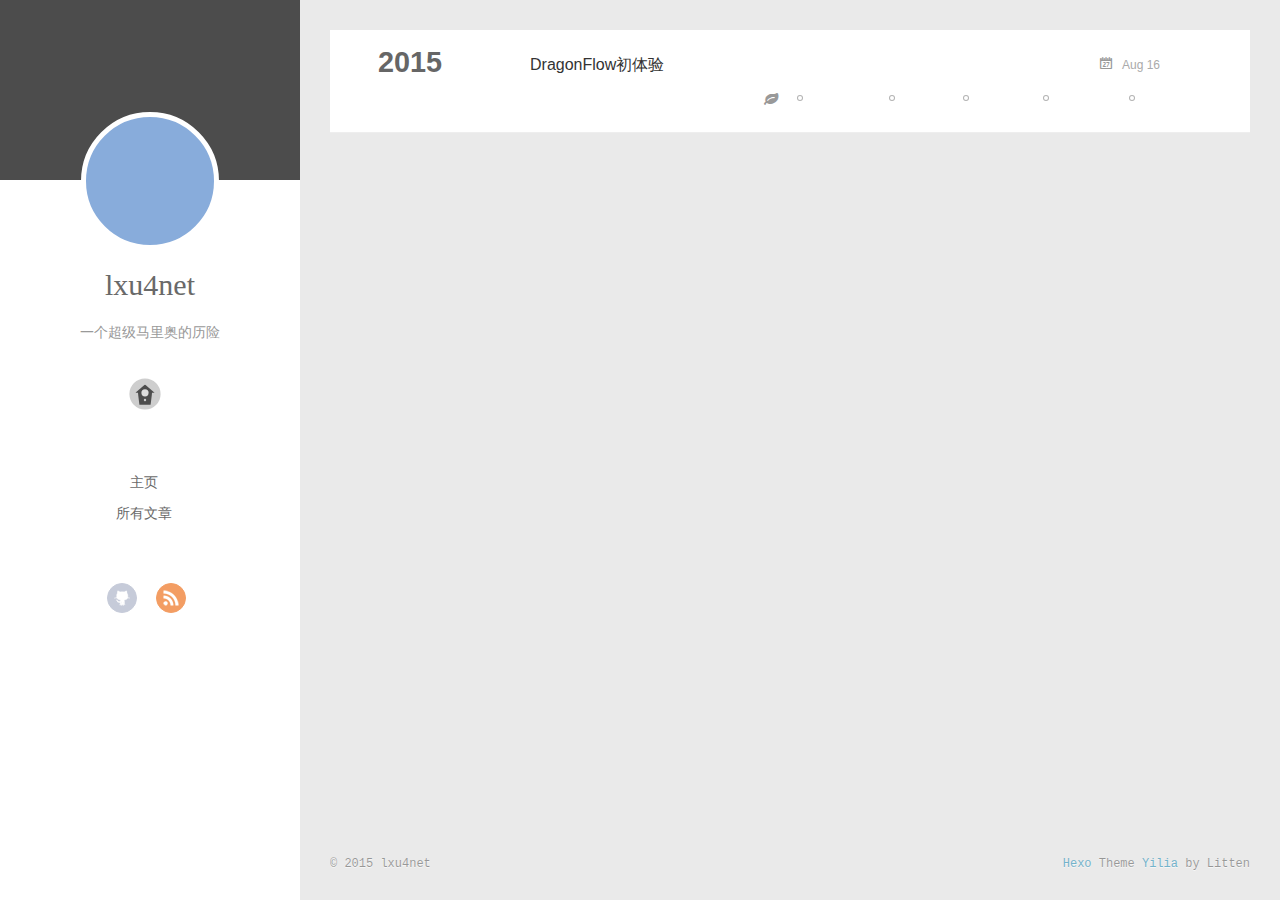
<file: archives/2015/index.html>
<!DOCTYPE html>
<html>
<head>
  <meta charset="utf-8">
  <meta name="google-site-verification" content="9OUdUJTpERPzufU9y9RIrBZLKCj-VOVKWWJhmbjSiMg" />
  <meta name="msvalidate.01" content="0AB97FE606D8F42544B35910B5218CBD" />
  <meta name="baidu-site-verification" content="NYAW1jYpKC" />

  
  <title>Archives: 2015 | 宅男甲的一亩三分地</title>
  <meta name="viewport" content="width=device-width, initial-scale=1, maximum-scale=1">
  <meta name="description" content="专注于SDN/NFV虚拟化网络开发的技术博客">
<meta property="og:type" content="website">
<meta property="og:title" content="宅男甲的一亩三分地">
<meta property="og:url" content="http://lxu4net.gitcafe.io/archives/2015/index.html">
<meta property="og:site_name" content="宅男甲的一亩三分地">
<meta property="og:description" content="专注于SDN/NFV虚拟化网络开发的技术博客">
<meta name="twitter:card" content="summary">
<meta name="twitter:title" content="宅男甲的一亩三分地">
<meta name="twitter:description" content="专注于SDN/NFV虚拟化网络开发的技术博客">
  
    <link rel="alternative" href="/atom.xml" title="宅男甲的一亩三分地" type="application/atom+xml">
  
  
    <link rel="icon" href="/favicon.png">
  
  <link rel="stylesheet" href="/css/style.css" type="text/css">
</head>

<body>
  <div id="container">
    <div class="left-col">
    <div class="overlay"></div>
<div class="intrude-less">
	<header id="header" class="inner">
		<a href="/" class="profilepic">
			
			<img lazy-src="/avatar.jpg" class="js-avatar">
			
		</a>

		<hgroup>
		  <h1 class="header-author"><a href="/">lxu4net</a></h1>
		</hgroup>

		
		<p class="header-subtitle">一个超级马里奥的历险</p>
		

		
			<div class="switch-btn">
				<div class="icon">
					<div class="icon-ctn">
						<div class="icon-wrap icon-house" data-idx="0">
							<div class="birdhouse"></div>
							<div class="birdhouse_holes"></div>
						</div>
						<div class="icon-wrap icon-ribbon hide" data-idx="1">
							<div class="ribbon"></div>
						</div>
						
						
					</div>
					
				</div>
				<div class="tips-box hide">
					<div class="tips-arrow"></div>
					<ul class="tips-inner">
						<li>菜单</li>
						<li>标签</li>
						
						
					</ul>
				</div>
			</div>
		

		<div class="switch-area">
			<div class="switch-wrap">
				<section class="switch-part switch-part1">
					<nav class="header-menu">
						<ul>
						
							<li><a href="/">主页</a></li>
				        
							<li><a href="/archives">所有文章</a></li>
				        
						</ul>
					</nav>
					<nav class="header-nav">
						<div class="social">
							
								<a class="github" target="_blank" href="https://github.com/lxu4net" title="github">github</a>
					        
								<a class="rss" target="_blank" href="/atom.xml" title="rss">rss</a>
					        
						</div>
					</nav>
				</section>
				
				
				<section class="switch-part switch-part2">
					<div class="widget tagcloud" id="js-tagcloud">
						<a href="/tags/Dragonflow/" style="font-size: 10px;">Dragonflow</a> <a href="/tags/Neutron/" style="font-size: 10px;">Neutron</a> <a href="/tags/OpenFlow/" style="font-size: 10px;">OpenFlow</a> <a href="/tags/OpenStack/" style="font-size: 10px;">OpenStack</a> <a href="/tags/SDN/" style="font-size: 10px;">SDN</a>
					</div>
				</section>
				
				
				

				
			</div>
		</div>
	</header>				
</div>
    </div>
    <div class="mid-col">
      <nav id="mobile-nav">
  	<div class="overlay">
  		<div class="slider-trigger"></div>
  		<h1 class="header-author js-mobile-header hide">lxu4net</h1>
  	</div>
	<div class="intrude-less">
		<header id="header" class="inner">
			<div class="profilepic">
				<img lazy-src="/avatar.jpg" class="js-avatar">
			</div>
			<hgroup>
			  <h1 class="header-author">lxu4net</h1>
			</hgroup>
			
			<p class="header-subtitle">一个超级马里奥的历险</p>
			
			<nav class="header-menu">
				<ul>
				
					<li><a href="/">主页</a></li>
		        
					<li><a href="/archives">所有文章</a></li>
		        
		        <div class="clearfix"></div>
				</ul>
			</nav>
			<nav class="header-nav">
				<div class="social">
					
						<a class="github" target="_blank" href="https://github.com/lxu4net" title="github">github</a>
			        
						<a class="rss" target="_blank" href="/atom.xml" title="rss">rss</a>
			        
				</div>
			</nav>
		</header>				
	</div>
</nav>
      <div class="body-wrap">
  
  
    
    
      
      
      <section class="archives-wrap">
        <div class="archive-year-wrap">
          <a href="/archives/2015" class="archive-year">2015</a>
        </div>
        <div class="archives">
    
    <article class="archive-article archive-type-post">
  <div class="archive-article-inner">
    <header class="archive-article-header">
      	<div class="article-meta">
	      	<a href="/2015/08/16/dragonflow/" class="archive-article-date">
  	<time datetime="2015-08-16T10:00:00.000Z" itemprop="datePublished">Aug 16</time>
</a>
        </div>
    	 
  
    <h1 itemprop="name">
      <a class="archive-article-title" href="/2015/08/16/dragonflow/">DragonFlow初体验</a>
    </h1>
  

        <div class="article-info info-on-right">
          
	<div class="article-tag tagcloud">
		<ul class="article-tag-list"><li class="article-tag-list-item"><a class="article-tag-list-link" href="/tags/Dragonflow/">Dragonflow</a></li><li class="article-tag-list-item"><a class="article-tag-list-link" href="/tags/Neutron/">Neutron</a></li><li class="article-tag-list-item"><a class="article-tag-list-link" href="/tags/OpenFlow/">OpenFlow</a></li><li class="article-tag-list-item"><a class="article-tag-list-link" href="/tags/OpenStack/">OpenStack</a></li><li class="article-tag-list-item"><a class="article-tag-list-link" href="/tags/SDN/">SDN</a></li></ul>
	</div>

          

        </div>
        <div class="clearfix"></div>
    </header>
  </div>
</article>
  
  
    </div></section>
  

    


</div>
      <footer id="footer">
  <div class="outer">
    <div id="footer-info">
    	<div class="footer-left">
    		&copy; 2015 lxu4net
    	</div>
      	<div class="footer-right">
      		<a href="http://hexo.io/" target="_blank">Hexo</a>  Theme <a href="https://github.com/litten/hexo-theme-yilia" target="_blank">Yilia</a> by Litten
      	</div>
    </div>
  </div>
</footer>
    </div>
    
  <link rel="stylesheet" href="/fancybox/jquery.fancybox.css" type="text/css">


<script>
	var yiliaConfig = {
		fancybox: true,
		mathjax: true,
		animate: true,
		isHome: false,
		isPost: false,
		isArchive: true,
		isTag: false,
		isCategory: false,
		open_in_new: false
	}
</script>
<script src="http://7.url.cn/edu/jslib/comb/require-2.1.6,jquery-1.9.1.min.js" type="text/javascript"></script>
<script src="/js/main.js" type="text/javascript"></script>






<script type="text/x-mathjax-config">
MathJax.Hub.Config({
    tex2jax: {
        inlineMath: [ ['$','$'], ["\\(","\\)"]  ],
        processEscapes: true,
        skipTags: ['script', 'noscript', 'style', 'textarea', 'pre', 'code']
    }
});

MathJax.Hub.Queue(function() {
    var all = MathJax.Hub.getAllJax(), i;
    for(i=0; i < all.length; i += 1) {
        all[i].SourceElement().parentNode.className += ' has-jax';                 
    }       
});
</script>

<script type="text/javascript" src="http://cdn.mathjax.org/mathjax/latest/MathJax.js?config=TeX-AMS-MML_HTMLorMML">
</script>


  </div>
</body>
</html>
</file>
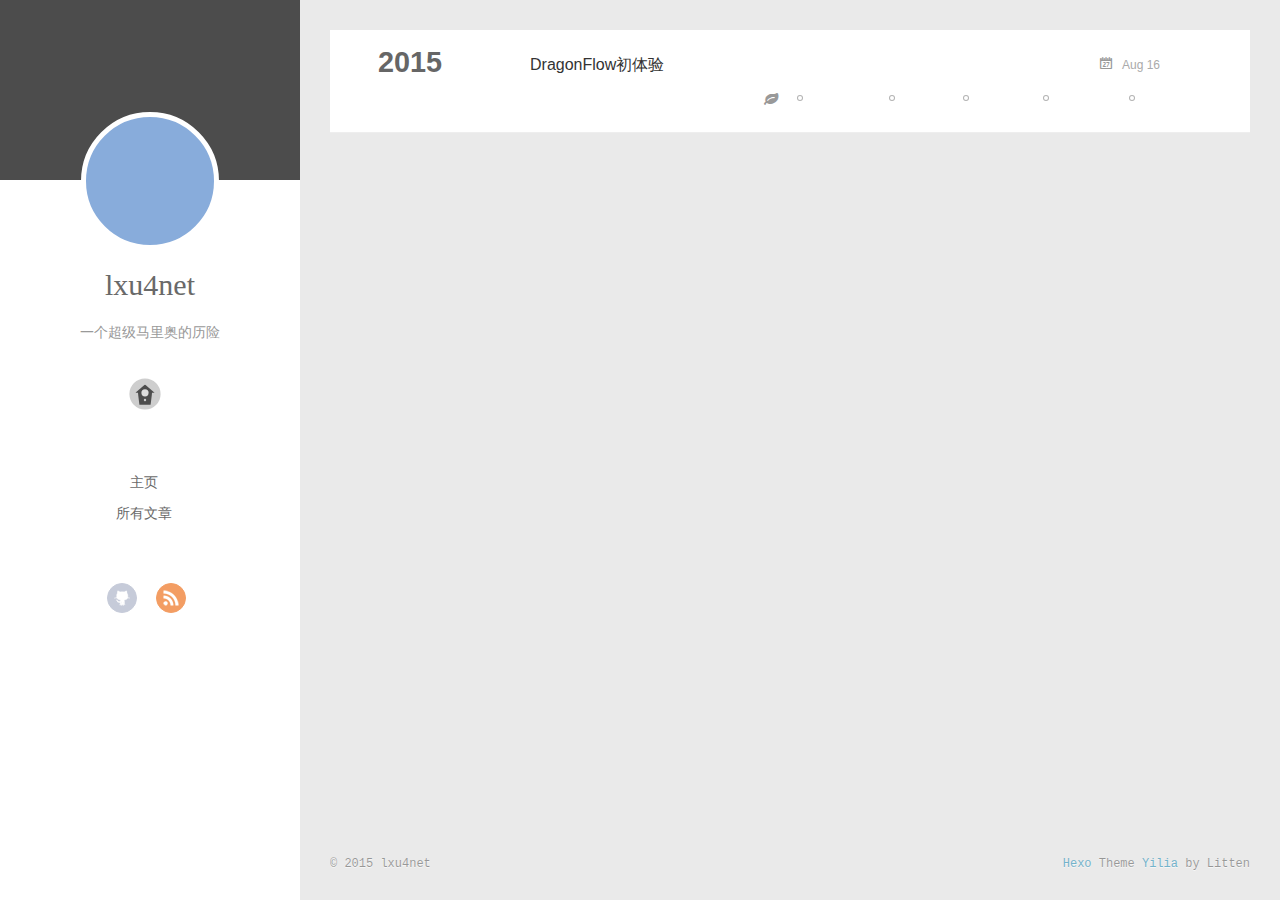
<file: tags/Dragonflow/index.html>
<!DOCTYPE html>
<html>
<head>
  <meta charset="utf-8">
  <meta name="google-site-verification" content="9OUdUJTpERPzufU9y9RIrBZLKCj-VOVKWWJhmbjSiMg" />
  <meta name="msvalidate.01" content="0AB97FE606D8F42544B35910B5218CBD" />
  <meta name="baidu-site-verification" content="NYAW1jYpKC" />

  
  <title>Tag: Dragonflow | 宅男甲的一亩三分地</title>
  <meta name="viewport" content="width=device-width, initial-scale=1, maximum-scale=1">
  <meta name="description" content="专注于SDN/NFV虚拟化网络开发的技术博客">
<meta property="og:type" content="website">
<meta property="og:title" content="宅男甲的一亩三分地">
<meta property="og:url" content="http://lxu4net.gitcafe.io/tags/Dragonflow/index.html">
<meta property="og:site_name" content="宅男甲的一亩三分地">
<meta property="og:description" content="专注于SDN/NFV虚拟化网络开发的技术博客">
<meta name="twitter:card" content="summary">
<meta name="twitter:title" content="宅男甲的一亩三分地">
<meta name="twitter:description" content="专注于SDN/NFV虚拟化网络开发的技术博客">
  
    <link rel="alternative" href="/atom.xml" title="宅男甲的一亩三分地" type="application/atom+xml">
  
  
    <link rel="icon" href="/favicon.png">
  
  <link rel="stylesheet" href="/css/style.css" type="text/css">
</head>

<body>
  <div id="container">
    <div class="left-col">
    <div class="overlay"></div>
<div class="intrude-less">
	<header id="header" class="inner">
		<a href="/" class="profilepic">
			
			<img lazy-src="/avatar.jpg" class="js-avatar">
			
		</a>

		<hgroup>
		  <h1 class="header-author"><a href="/">lxu4net</a></h1>
		</hgroup>

		
		<p class="header-subtitle">一个超级马里奥的历险</p>
		

		
			<div class="switch-btn">
				<div class="icon">
					<div class="icon-ctn">
						<div class="icon-wrap icon-house" data-idx="0">
							<div class="birdhouse"></div>
							<div class="birdhouse_holes"></div>
						</div>
						<div class="icon-wrap icon-ribbon hide" data-idx="1">
							<div class="ribbon"></div>
						</div>
						
						
					</div>
					
				</div>
				<div class="tips-box hide">
					<div class="tips-arrow"></div>
					<ul class="tips-inner">
						<li>菜单</li>
						<li>标签</li>
						
						
					</ul>
				</div>
			</div>
		

		<div class="switch-area">
			<div class="switch-wrap">
				<section class="switch-part switch-part1">
					<nav class="header-menu">
						<ul>
						
							<li><a href="/">主页</a></li>
				        
							<li><a href="/archives">所有文章</a></li>
				        
						</ul>
					</nav>
					<nav class="header-nav">
						<div class="social">
							
								<a class="github" target="_blank" href="https://github.com/lxu4net" title="github">github</a>
					        
								<a class="rss" target="_blank" href="/atom.xml" title="rss">rss</a>
					        
						</div>
					</nav>
				</section>
				
				
				<section class="switch-part switch-part2">
					<div class="widget tagcloud" id="js-tagcloud">
						<a href="/tags/Dragonflow/" style="font-size: 10px;">Dragonflow</a> <a href="/tags/Neutron/" style="font-size: 10px;">Neutron</a> <a href="/tags/OpenFlow/" style="font-size: 10px;">OpenFlow</a> <a href="/tags/OpenStack/" style="font-size: 10px;">OpenStack</a> <a href="/tags/SDN/" style="font-size: 10px;">SDN</a>
					</div>
				</section>
				
				
				

				
			</div>
		</div>
	</header>				
</div>
    </div>
    <div class="mid-col">
      <nav id="mobile-nav">
  	<div class="overlay">
  		<div class="slider-trigger"></div>
  		<h1 class="header-author js-mobile-header hide">lxu4net</h1>
  	</div>
	<div class="intrude-less">
		<header id="header" class="inner">
			<div class="profilepic">
				<img lazy-src="/avatar.jpg" class="js-avatar">
			</div>
			<hgroup>
			  <h1 class="header-author">lxu4net</h1>
			</hgroup>
			
			<p class="header-subtitle">一个超级马里奥的历险</p>
			
			<nav class="header-menu">
				<ul>
				
					<li><a href="/">主页</a></li>
		        
					<li><a href="/archives">所有文章</a></li>
		        
		        <div class="clearfix"></div>
				</ul>
			</nav>
			<nav class="header-nav">
				<div class="social">
					
						<a class="github" target="_blank" href="https://github.com/lxu4net" title="github">github</a>
			        
						<a class="rss" target="_blank" href="/atom.xml" title="rss">rss</a>
			        
				</div>
			</nav>
		</header>				
	</div>
</nav>
      <div class="body-wrap">
  
  
    
    
      
      
      <section class="archives-wrap">
        <div class="archive-year-wrap">
          <a href="/archives/2015" class="archive-year">2015</a>
        </div>
        <div class="archives">
    
    <article class="archive-article archive-type-post">
  <div class="archive-article-inner">
    <header class="archive-article-header">
      	<div class="article-meta">
	      	<a href="/2015/08/16/dragonflow/" class="archive-article-date">
  	<time datetime="2015-08-16T10:00:00.000Z" itemprop="datePublished">Aug 16</time>
</a>
        </div>
    	 
  
    <h1 itemprop="name">
      <a class="archive-article-title" href="/2015/08/16/dragonflow/">DragonFlow初体验</a>
    </h1>
  

        <div class="article-info info-on-right">
          
	<div class="article-tag tagcloud">
		<ul class="article-tag-list"><li class="article-tag-list-item"><a class="article-tag-list-link" href="/tags/Dragonflow/">Dragonflow</a></li><li class="article-tag-list-item"><a class="article-tag-list-link" href="/tags/Neutron/">Neutron</a></li><li class="article-tag-list-item"><a class="article-tag-list-link" href="/tags/OpenFlow/">OpenFlow</a></li><li class="article-tag-list-item"><a class="article-tag-list-link" href="/tags/OpenStack/">OpenStack</a></li><li class="article-tag-list-item"><a class="article-tag-list-link" href="/tags/SDN/">SDN</a></li></ul>
	</div>

          

        </div>
        <div class="clearfix"></div>
    </header>
  </div>
</article>
  
  
    </div></section>
  

    

</div>
      <footer id="footer">
  <div class="outer">
    <div id="footer-info">
    	<div class="footer-left">
    		&copy; 2015 lxu4net
    	</div>
      	<div class="footer-right">
      		<a href="http://hexo.io/" target="_blank">Hexo</a>  Theme <a href="https://github.com/litten/hexo-theme-yilia" target="_blank">Yilia</a> by Litten
      	</div>
    </div>
  </div>
</footer>
    </div>
    
  <link rel="stylesheet" href="/fancybox/jquery.fancybox.css" type="text/css">


<script>
	var yiliaConfig = {
		fancybox: true,
		mathjax: true,
		animate: true,
		isHome: false,
		isPost: false,
		isArchive: false,
		isTag: true,
		isCategory: false,
		open_in_new: false
	}
</script>
<script src="http://7.url.cn/edu/jslib/comb/require-2.1.6,jquery-1.9.1.min.js" type="text/javascript"></script>
<script src="/js/main.js" type="text/javascript"></script>






<script type="text/x-mathjax-config">
MathJax.Hub.Config({
    tex2jax: {
        inlineMath: [ ['$','$'], ["\\(","\\)"]  ],
        processEscapes: true,
        skipTags: ['script', 'noscript', 'style', 'textarea', 'pre', 'code']
    }
});

MathJax.Hub.Queue(function() {
    var all = MathJax.Hub.getAllJax(), i;
    for(i=0; i < all.length; i += 1) {
        all[i].SourceElement().parentNode.className += ' has-jax';                 
    }       
});
</script>

<script type="text/javascript" src="http://cdn.mathjax.org/mathjax/latest/MathJax.js?config=TeX-AMS-MML_HTMLorMML">
</script>


  </div>
</body>
</html>
</file>
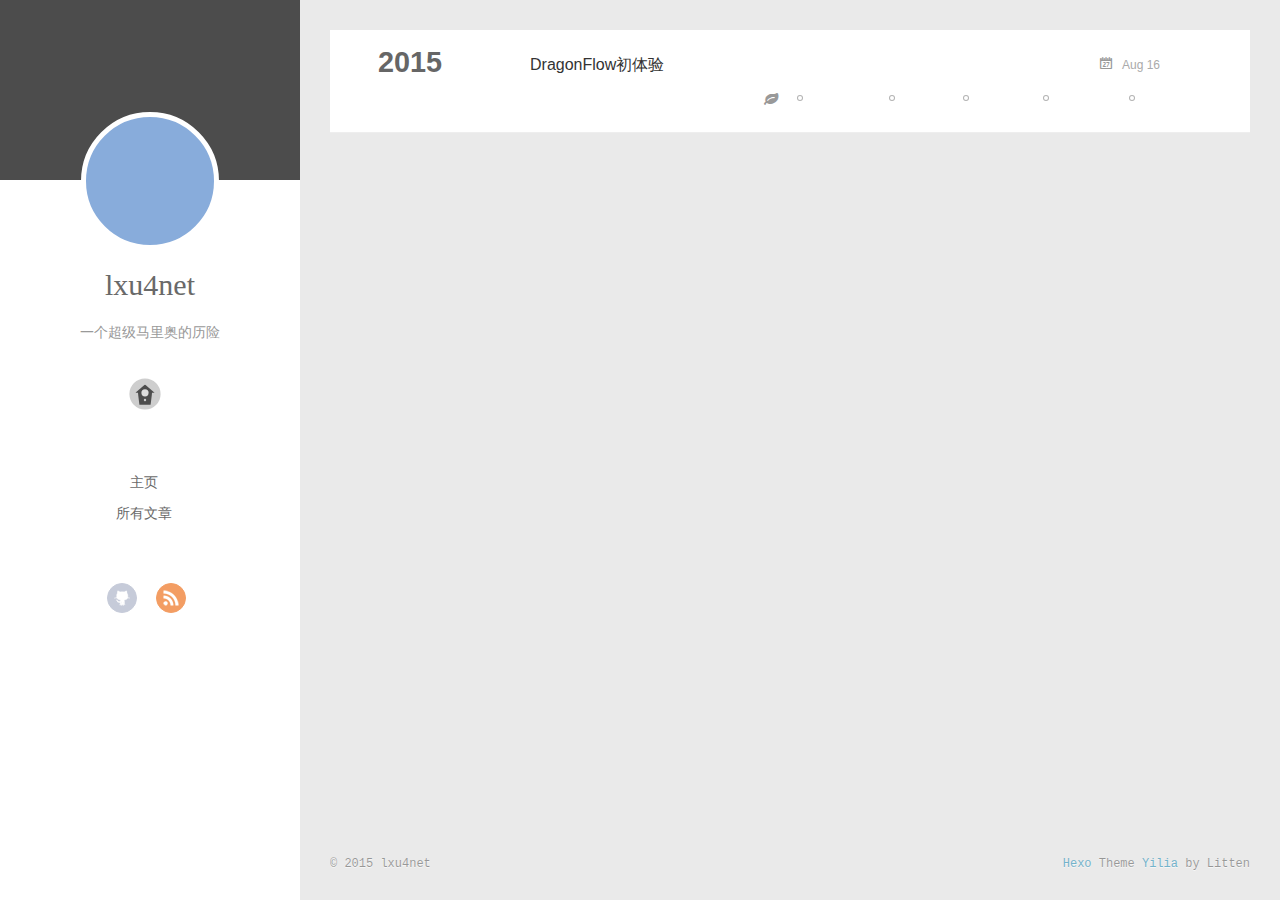
<file: tags/Neutron/index.html>
<!DOCTYPE html>
<html>
<head>
  <meta charset="utf-8">
  <meta name="google-site-verification" content="9OUdUJTpERPzufU9y9RIrBZLKCj-VOVKWWJhmbjSiMg" />
  <meta name="msvalidate.01" content="0AB97FE606D8F42544B35910B5218CBD" />
  <meta name="baidu-site-verification" content="NYAW1jYpKC" />

  
  <title>Tag: Neutron | 宅男甲的一亩三分地</title>
  <meta name="viewport" content="width=device-width, initial-scale=1, maximum-scale=1">
  <meta name="description" content="专注于SDN/NFV虚拟化网络开发的技术博客">
<meta property="og:type" content="website">
<meta property="og:title" content="宅男甲的一亩三分地">
<meta property="og:url" content="http://lxu4net.gitcafe.io/tags/Neutron/index.html">
<meta property="og:site_name" content="宅男甲的一亩三分地">
<meta property="og:description" content="专注于SDN/NFV虚拟化网络开发的技术博客">
<meta name="twitter:card" content="summary">
<meta name="twitter:title" content="宅男甲的一亩三分地">
<meta name="twitter:description" content="专注于SDN/NFV虚拟化网络开发的技术博客">
  
    <link rel="alternative" href="/atom.xml" title="宅男甲的一亩三分地" type="application/atom+xml">
  
  
    <link rel="icon" href="/favicon.png">
  
  <link rel="stylesheet" href="/css/style.css" type="text/css">
</head>

<body>
  <div id="container">
    <div class="left-col">
    <div class="overlay"></div>
<div class="intrude-less">
	<header id="header" class="inner">
		<a href="/" class="profilepic">
			
			<img lazy-src="/avatar.jpg" class="js-avatar">
			
		</a>

		<hgroup>
		  <h1 class="header-author"><a href="/">lxu4net</a></h1>
		</hgroup>

		
		<p class="header-subtitle">一个超级马里奥的历险</p>
		

		
			<div class="switch-btn">
				<div class="icon">
					<div class="icon-ctn">
						<div class="icon-wrap icon-house" data-idx="0">
							<div class="birdhouse"></div>
							<div class="birdhouse_holes"></div>
						</div>
						<div class="icon-wrap icon-ribbon hide" data-idx="1">
							<div class="ribbon"></div>
						</div>
						
						
					</div>
					
				</div>
				<div class="tips-box hide">
					<div class="tips-arrow"></div>
					<ul class="tips-inner">
						<li>菜单</li>
						<li>标签</li>
						
						
					</ul>
				</div>
			</div>
		

		<div class="switch-area">
			<div class="switch-wrap">
				<section class="switch-part switch-part1">
					<nav class="header-menu">
						<ul>
						
							<li><a href="/">主页</a></li>
				        
							<li><a href="/archives">所有文章</a></li>
				        
						</ul>
					</nav>
					<nav class="header-nav">
						<div class="social">
							
								<a class="github" target="_blank" href="https://github.com/lxu4net" title="github">github</a>
					        
								<a class="rss" target="_blank" href="/atom.xml" title="rss">rss</a>
					        
						</div>
					</nav>
				</section>
				
				
				<section class="switch-part switch-part2">
					<div class="widget tagcloud" id="js-tagcloud">
						<a href="/tags/Dragonflow/" style="font-size: 10px;">Dragonflow</a> <a href="/tags/Neutron/" style="font-size: 10px;">Neutron</a> <a href="/tags/OpenFlow/" style="font-size: 10px;">OpenFlow</a> <a href="/tags/OpenStack/" style="font-size: 10px;">OpenStack</a> <a href="/tags/SDN/" style="font-size: 10px;">SDN</a>
					</div>
				</section>
				
				
				

				
			</div>
		</div>
	</header>				
</div>
    </div>
    <div class="mid-col">
      <nav id="mobile-nav">
  	<div class="overlay">
  		<div class="slider-trigger"></div>
  		<h1 class="header-author js-mobile-header hide">lxu4net</h1>
  	</div>
	<div class="intrude-less">
		<header id="header" class="inner">
			<div class="profilepic">
				<img lazy-src="/avatar.jpg" class="js-avatar">
			</div>
			<hgroup>
			  <h1 class="header-author">lxu4net</h1>
			</hgroup>
			
			<p class="header-subtitle">一个超级马里奥的历险</p>
			
			<nav class="header-menu">
				<ul>
				
					<li><a href="/">主页</a></li>
		        
					<li><a href="/archives">所有文章</a></li>
		        
		        <div class="clearfix"></div>
				</ul>
			</nav>
			<nav class="header-nav">
				<div class="social">
					
						<a class="github" target="_blank" href="https://github.com/lxu4net" title="github">github</a>
			        
						<a class="rss" target="_blank" href="/atom.xml" title="rss">rss</a>
			        
				</div>
			</nav>
		</header>				
	</div>
</nav>
      <div class="body-wrap">
  
  
    
    
      
      
      <section class="archives-wrap">
        <div class="archive-year-wrap">
          <a href="/archives/2015" class="archive-year">2015</a>
        </div>
        <div class="archives">
    
    <article class="archive-article archive-type-post">
  <div class="archive-article-inner">
    <header class="archive-article-header">
      	<div class="article-meta">
	      	<a href="/2015/08/16/dragonflow/" class="archive-article-date">
  	<time datetime="2015-08-16T10:00:00.000Z" itemprop="datePublished">Aug 16</time>
</a>
        </div>
    	 
  
    <h1 itemprop="name">
      <a class="archive-article-title" href="/2015/08/16/dragonflow/">DragonFlow初体验</a>
    </h1>
  

        <div class="article-info info-on-right">
          
	<div class="article-tag tagcloud">
		<ul class="article-tag-list"><li class="article-tag-list-item"><a class="article-tag-list-link" href="/tags/Dragonflow/">Dragonflow</a></li><li class="article-tag-list-item"><a class="article-tag-list-link" href="/tags/Neutron/">Neutron</a></li><li class="article-tag-list-item"><a class="article-tag-list-link" href="/tags/OpenFlow/">OpenFlow</a></li><li class="article-tag-list-item"><a class="article-tag-list-link" href="/tags/OpenStack/">OpenStack</a></li><li class="article-tag-list-item"><a class="article-tag-list-link" href="/tags/SDN/">SDN</a></li></ul>
	</div>

          

        </div>
        <div class="clearfix"></div>
    </header>
  </div>
</article>
  
  
    </div></section>
  

    

</div>
      <footer id="footer">
  <div class="outer">
    <div id="footer-info">
    	<div class="footer-left">
    		&copy; 2015 lxu4net
    	</div>
      	<div class="footer-right">
      		<a href="http://hexo.io/" target="_blank">Hexo</a>  Theme <a href="https://github.com/litten/hexo-theme-yilia" target="_blank">Yilia</a> by Litten
      	</div>
    </div>
  </div>
</footer>
    </div>
    
  <link rel="stylesheet" href="/fancybox/jquery.fancybox.css" type="text/css">


<script>
	var yiliaConfig = {
		fancybox: true,
		mathjax: true,
		animate: true,
		isHome: false,
		isPost: false,
		isArchive: false,
		isTag: true,
		isCategory: false,
		open_in_new: false
	}
</script>
<script src="http://7.url.cn/edu/jslib/comb/require-2.1.6,jquery-1.9.1.min.js" type="text/javascript"></script>
<script src="/js/main.js" type="text/javascript"></script>






<script type="text/x-mathjax-config">
MathJax.Hub.Config({
    tex2jax: {
        inlineMath: [ ['$','$'], ["\\(","\\)"]  ],
        processEscapes: true,
        skipTags: ['script', 'noscript', 'style', 'textarea', 'pre', 'code']
    }
});

MathJax.Hub.Queue(function() {
    var all = MathJax.Hub.getAllJax(), i;
    for(i=0; i < all.length; i += 1) {
        all[i].SourceElement().parentNode.className += ' has-jax';                 
    }       
});
</script>

<script type="text/javascript" src="http://cdn.mathjax.org/mathjax/latest/MathJax.js?config=TeX-AMS-MML_HTMLorMML">
</script>


  </div>
</body>
</html>
</file>
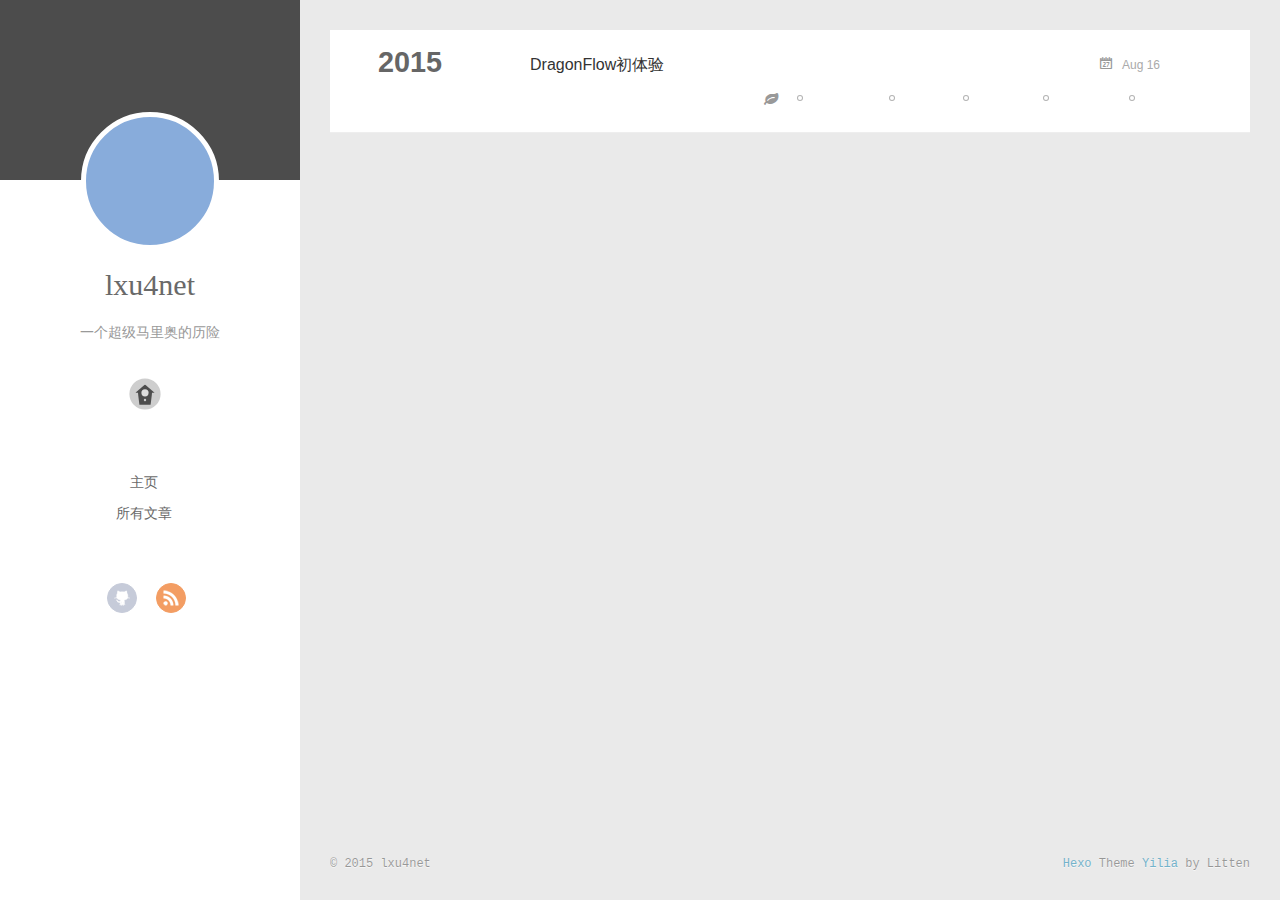
<file: tags/OpenFlow/index.html>
<!DOCTYPE html>
<html>
<head>
  <meta charset="utf-8">
  <meta name="google-site-verification" content="9OUdUJTpERPzufU9y9RIrBZLKCj-VOVKWWJhmbjSiMg" />
  <meta name="msvalidate.01" content="0AB97FE606D8F42544B35910B5218CBD" />
  <meta name="baidu-site-verification" content="NYAW1jYpKC" />

  
  <title>Tag: OpenFlow | 宅男甲的一亩三分地</title>
  <meta name="viewport" content="width=device-width, initial-scale=1, maximum-scale=1">
  <meta name="description" content="专注于SDN/NFV虚拟化网络开发的技术博客">
<meta property="og:type" content="website">
<meta property="og:title" content="宅男甲的一亩三分地">
<meta property="og:url" content="http://lxu4net.gitcafe.io/tags/OpenFlow/index.html">
<meta property="og:site_name" content="宅男甲的一亩三分地">
<meta property="og:description" content="专注于SDN/NFV虚拟化网络开发的技术博客">
<meta name="twitter:card" content="summary">
<meta name="twitter:title" content="宅男甲的一亩三分地">
<meta name="twitter:description" content="专注于SDN/NFV虚拟化网络开发的技术博客">
  
    <link rel="alternative" href="/atom.xml" title="宅男甲的一亩三分地" type="application/atom+xml">
  
  
    <link rel="icon" href="/favicon.png">
  
  <link rel="stylesheet" href="/css/style.css" type="text/css">
</head>

<body>
  <div id="container">
    <div class="left-col">
    <div class="overlay"></div>
<div class="intrude-less">
	<header id="header" class="inner">
		<a href="/" class="profilepic">
			
			<img lazy-src="/avatar.jpg" class="js-avatar">
			
		</a>

		<hgroup>
		  <h1 class="header-author"><a href="/">lxu4net</a></h1>
		</hgroup>

		
		<p class="header-subtitle">一个超级马里奥的历险</p>
		

		
			<div class="switch-btn">
				<div class="icon">
					<div class="icon-ctn">
						<div class="icon-wrap icon-house" data-idx="0">
							<div class="birdhouse"></div>
							<div class="birdhouse_holes"></div>
						</div>
						<div class="icon-wrap icon-ribbon hide" data-idx="1">
							<div class="ribbon"></div>
						</div>
						
						
					</div>
					
				</div>
				<div class="tips-box hide">
					<div class="tips-arrow"></div>
					<ul class="tips-inner">
						<li>菜单</li>
						<li>标签</li>
						
						
					</ul>
				</div>
			</div>
		

		<div class="switch-area">
			<div class="switch-wrap">
				<section class="switch-part switch-part1">
					<nav class="header-menu">
						<ul>
						
							<li><a href="/">主页</a></li>
				        
							<li><a href="/archives">所有文章</a></li>
				        
						</ul>
					</nav>
					<nav class="header-nav">
						<div class="social">
							
								<a class="github" target="_blank" href="https://github.com/lxu4net" title="github">github</a>
					        
								<a class="rss" target="_blank" href="/atom.xml" title="rss">rss</a>
					        
						</div>
					</nav>
				</section>
				
				
				<section class="switch-part switch-part2">
					<div class="widget tagcloud" id="js-tagcloud">
						<a href="/tags/Dragonflow/" style="font-size: 10px;">Dragonflow</a> <a href="/tags/Neutron/" style="font-size: 10px;">Neutron</a> <a href="/tags/OpenFlow/" style="font-size: 10px;">OpenFlow</a> <a href="/tags/OpenStack/" style="font-size: 10px;">OpenStack</a> <a href="/tags/SDN/" style="font-size: 10px;">SDN</a>
					</div>
				</section>
				
				
				

				
			</div>
		</div>
	</header>				
</div>
    </div>
    <div class="mid-col">
      <nav id="mobile-nav">
  	<div class="overlay">
  		<div class="slider-trigger"></div>
  		<h1 class="header-author js-mobile-header hide">lxu4net</h1>
  	</div>
	<div class="intrude-less">
		<header id="header" class="inner">
			<div class="profilepic">
				<img lazy-src="/avatar.jpg" class="js-avatar">
			</div>
			<hgroup>
			  <h1 class="header-author">lxu4net</h1>
			</hgroup>
			
			<p class="header-subtitle">一个超级马里奥的历险</p>
			
			<nav class="header-menu">
				<ul>
				
					<li><a href="/">主页</a></li>
		        
					<li><a href="/archives">所有文章</a></li>
		        
		        <div class="clearfix"></div>
				</ul>
			</nav>
			<nav class="header-nav">
				<div class="social">
					
						<a class="github" target="_blank" href="https://github.com/lxu4net" title="github">github</a>
			        
						<a class="rss" target="_blank" href="/atom.xml" title="rss">rss</a>
			        
				</div>
			</nav>
		</header>				
	</div>
</nav>
      <div class="body-wrap">
  
  
    
    
      
      
      <section class="archives-wrap">
        <div class="archive-year-wrap">
          <a href="/archives/2015" class="archive-year">2015</a>
        </div>
        <div class="archives">
    
    <article class="archive-article archive-type-post">
  <div class="archive-article-inner">
    <header class="archive-article-header">
      	<div class="article-meta">
	      	<a href="/2015/08/16/dragonflow/" class="archive-article-date">
  	<time datetime="2015-08-16T10:00:00.000Z" itemprop="datePublished">Aug 16</time>
</a>
        </div>
    	 
  
    <h1 itemprop="name">
      <a class="archive-article-title" href="/2015/08/16/dragonflow/">DragonFlow初体验</a>
    </h1>
  

        <div class="article-info info-on-right">
          
	<div class="article-tag tagcloud">
		<ul class="article-tag-list"><li class="article-tag-list-item"><a class="article-tag-list-link" href="/tags/Dragonflow/">Dragonflow</a></li><li class="article-tag-list-item"><a class="article-tag-list-link" href="/tags/Neutron/">Neutron</a></li><li class="article-tag-list-item"><a class="article-tag-list-link" href="/tags/OpenFlow/">OpenFlow</a></li><li class="article-tag-list-item"><a class="article-tag-list-link" href="/tags/OpenStack/">OpenStack</a></li><li class="article-tag-list-item"><a class="article-tag-list-link" href="/tags/SDN/">SDN</a></li></ul>
	</div>

          

        </div>
        <div class="clearfix"></div>
    </header>
  </div>
</article>
  
  
    </div></section>
  

    

</div>
      <footer id="footer">
  <div class="outer">
    <div id="footer-info">
    	<div class="footer-left">
    		&copy; 2015 lxu4net
    	</div>
      	<div class="footer-right">
      		<a href="http://hexo.io/" target="_blank">Hexo</a>  Theme <a href="https://github.com/litten/hexo-theme-yilia" target="_blank">Yilia</a> by Litten
      	</div>
    </div>
  </div>
</footer>
    </div>
    
  <link rel="stylesheet" href="/fancybox/jquery.fancybox.css" type="text/css">


<script>
	var yiliaConfig = {
		fancybox: true,
		mathjax: true,
		animate: true,
		isHome: false,
		isPost: false,
		isArchive: false,
		isTag: true,
		isCategory: false,
		open_in_new: false
	}
</script>
<script src="http://7.url.cn/edu/jslib/comb/require-2.1.6,jquery-1.9.1.min.js" type="text/javascript"></script>
<script src="/js/main.js" type="text/javascript"></script>






<script type="text/x-mathjax-config">
MathJax.Hub.Config({
    tex2jax: {
        inlineMath: [ ['$','$'], ["\\(","\\)"]  ],
        processEscapes: true,
        skipTags: ['script', 'noscript', 'style', 'textarea', 'pre', 'code']
    }
});

MathJax.Hub.Queue(function() {
    var all = MathJax.Hub.getAllJax(), i;
    for(i=0; i < all.length; i += 1) {
        all[i].SourceElement().parentNode.className += ' has-jax';                 
    }       
});
</script>

<script type="text/javascript" src="http://cdn.mathjax.org/mathjax/latest/MathJax.js?config=TeX-AMS-MML_HTMLorMML">
</script>


  </div>
</body>
</html>
</file>
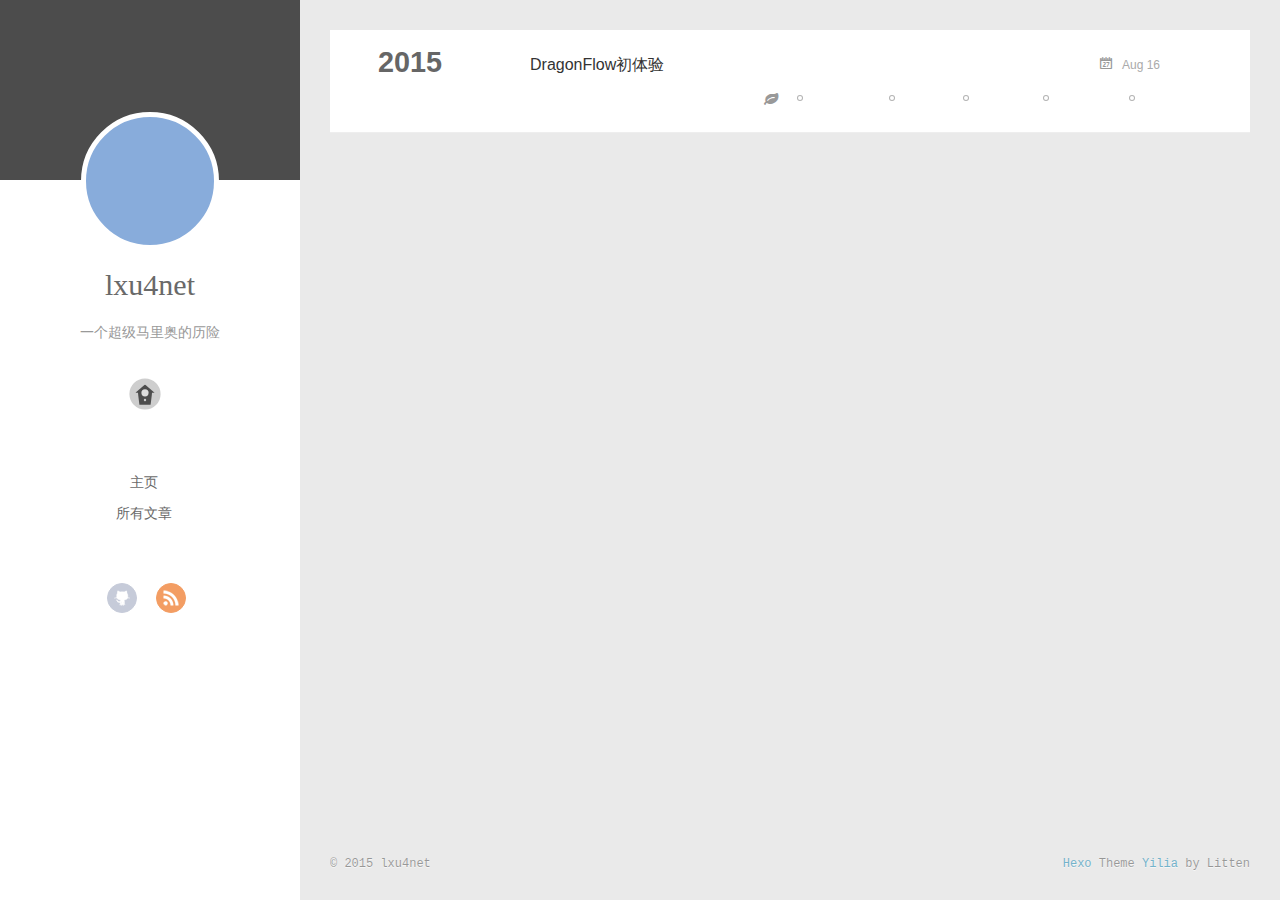
<file: tags/OpenStack/index.html>
<!DOCTYPE html>
<html>
<head>
  <meta charset="utf-8">
  <meta name="google-site-verification" content="9OUdUJTpERPzufU9y9RIrBZLKCj-VOVKWWJhmbjSiMg" />
  <meta name="msvalidate.01" content="0AB97FE606D8F42544B35910B5218CBD" />
  <meta name="baidu-site-verification" content="NYAW1jYpKC" />

  
  <title>Tag: OpenStack | 宅男甲的一亩三分地</title>
  <meta name="viewport" content="width=device-width, initial-scale=1, maximum-scale=1">
  <meta name="description" content="专注于SDN/NFV虚拟化网络开发的技术博客">
<meta property="og:type" content="website">
<meta property="og:title" content="宅男甲的一亩三分地">
<meta property="og:url" content="http://lxu4net.gitcafe.io/tags/OpenStack/index.html">
<meta property="og:site_name" content="宅男甲的一亩三分地">
<meta property="og:description" content="专注于SDN/NFV虚拟化网络开发的技术博客">
<meta name="twitter:card" content="summary">
<meta name="twitter:title" content="宅男甲的一亩三分地">
<meta name="twitter:description" content="专注于SDN/NFV虚拟化网络开发的技术博客">
  
    <link rel="alternative" href="/atom.xml" title="宅男甲的一亩三分地" type="application/atom+xml">
  
  
    <link rel="icon" href="/favicon.png">
  
  <link rel="stylesheet" href="/css/style.css" type="text/css">
</head>

<body>
  <div id="container">
    <div class="left-col">
    <div class="overlay"></div>
<div class="intrude-less">
	<header id="header" class="inner">
		<a href="/" class="profilepic">
			
			<img lazy-src="/avatar.jpg" class="js-avatar">
			
		</a>

		<hgroup>
		  <h1 class="header-author"><a href="/">lxu4net</a></h1>
		</hgroup>

		
		<p class="header-subtitle">一个超级马里奥的历险</p>
		

		
			<div class="switch-btn">
				<div class="icon">
					<div class="icon-ctn">
						<div class="icon-wrap icon-house" data-idx="0">
							<div class="birdhouse"></div>
							<div class="birdhouse_holes"></div>
						</div>
						<div class="icon-wrap icon-ribbon hide" data-idx="1">
							<div class="ribbon"></div>
						</div>
						
						
					</div>
					
				</div>
				<div class="tips-box hide">
					<div class="tips-arrow"></div>
					<ul class="tips-inner">
						<li>菜单</li>
						<li>标签</li>
						
						
					</ul>
				</div>
			</div>
		

		<div class="switch-area">
			<div class="switch-wrap">
				<section class="switch-part switch-part1">
					<nav class="header-menu">
						<ul>
						
							<li><a href="/">主页</a></li>
				        
							<li><a href="/archives">所有文章</a></li>
				        
						</ul>
					</nav>
					<nav class="header-nav">
						<div class="social">
							
								<a class="github" target="_blank" href="https://github.com/lxu4net" title="github">github</a>
					        
								<a class="rss" target="_blank" href="/atom.xml" title="rss">rss</a>
					        
						</div>
					</nav>
				</section>
				
				
				<section class="switch-part switch-part2">
					<div class="widget tagcloud" id="js-tagcloud">
						<a href="/tags/Dragonflow/" style="font-size: 10px;">Dragonflow</a> <a href="/tags/Neutron/" style="font-size: 10px;">Neutron</a> <a href="/tags/OpenFlow/" style="font-size: 10px;">OpenFlow</a> <a href="/tags/OpenStack/" style="font-size: 10px;">OpenStack</a> <a href="/tags/SDN/" style="font-size: 10px;">SDN</a>
					</div>
				</section>
				
				
				

				
			</div>
		</div>
	</header>				
</div>
    </div>
    <div class="mid-col">
      <nav id="mobile-nav">
  	<div class="overlay">
  		<div class="slider-trigger"></div>
  		<h1 class="header-author js-mobile-header hide">lxu4net</h1>
  	</div>
	<div class="intrude-less">
		<header id="header" class="inner">
			<div class="profilepic">
				<img lazy-src="/avatar.jpg" class="js-avatar">
			</div>
			<hgroup>
			  <h1 class="header-author">lxu4net</h1>
			</hgroup>
			
			<p class="header-subtitle">一个超级马里奥的历险</p>
			
			<nav class="header-menu">
				<ul>
				
					<li><a href="/">主页</a></li>
		        
					<li><a href="/archives">所有文章</a></li>
		        
		        <div class="clearfix"></div>
				</ul>
			</nav>
			<nav class="header-nav">
				<div class="social">
					
						<a class="github" target="_blank" href="https://github.com/lxu4net" title="github">github</a>
			        
						<a class="rss" target="_blank" href="/atom.xml" title="rss">rss</a>
			        
				</div>
			</nav>
		</header>				
	</div>
</nav>
      <div class="body-wrap">
  
  
    
    
      
      
      <section class="archives-wrap">
        <div class="archive-year-wrap">
          <a href="/archives/2015" class="archive-year">2015</a>
        </div>
        <div class="archives">
    
    <article class="archive-article archive-type-post">
  <div class="archive-article-inner">
    <header class="archive-article-header">
      	<div class="article-meta">
	      	<a href="/2015/08/16/dragonflow/" class="archive-article-date">
  	<time datetime="2015-08-16T10:00:00.000Z" itemprop="datePublished">Aug 16</time>
</a>
        </div>
    	 
  
    <h1 itemprop="name">
      <a class="archive-article-title" href="/2015/08/16/dragonflow/">DragonFlow初体验</a>
    </h1>
  

        <div class="article-info info-on-right">
          
	<div class="article-tag tagcloud">
		<ul class="article-tag-list"><li class="article-tag-list-item"><a class="article-tag-list-link" href="/tags/Dragonflow/">Dragonflow</a></li><li class="article-tag-list-item"><a class="article-tag-list-link" href="/tags/Neutron/">Neutron</a></li><li class="article-tag-list-item"><a class="article-tag-list-link" href="/tags/OpenFlow/">OpenFlow</a></li><li class="article-tag-list-item"><a class="article-tag-list-link" href="/tags/OpenStack/">OpenStack</a></li><li class="article-tag-list-item"><a class="article-tag-list-link" href="/tags/SDN/">SDN</a></li></ul>
	</div>

          

        </div>
        <div class="clearfix"></div>
    </header>
  </div>
</article>
  
  
    </div></section>
  

    

</div>
      <footer id="footer">
  <div class="outer">
    <div id="footer-info">
    	<div class="footer-left">
    		&copy; 2015 lxu4net
    	</div>
      	<div class="footer-right">
      		<a href="http://hexo.io/" target="_blank">Hexo</a>  Theme <a href="https://github.com/litten/hexo-theme-yilia" target="_blank">Yilia</a> by Litten
      	</div>
    </div>
  </div>
</footer>
    </div>
    
  <link rel="stylesheet" href="/fancybox/jquery.fancybox.css" type="text/css">


<script>
	var yiliaConfig = {
		fancybox: true,
		mathjax: true,
		animate: true,
		isHome: false,
		isPost: false,
		isArchive: false,
		isTag: true,
		isCategory: false,
		open_in_new: false
	}
</script>
<script src="http://7.url.cn/edu/jslib/comb/require-2.1.6,jquery-1.9.1.min.js" type="text/javascript"></script>
<script src="/js/main.js" type="text/javascript"></script>






<script type="text/x-mathjax-config">
MathJax.Hub.Config({
    tex2jax: {
        inlineMath: [ ['$','$'], ["\\(","\\)"]  ],
        processEscapes: true,
        skipTags: ['script', 'noscript', 'style', 'textarea', 'pre', 'code']
    }
});

MathJax.Hub.Queue(function() {
    var all = MathJax.Hub.getAllJax(), i;
    for(i=0; i < all.length; i += 1) {
        all[i].SourceElement().parentNode.className += ' has-jax';                 
    }       
});
</script>

<script type="text/javascript" src="http://cdn.mathjax.org/mathjax/latest/MathJax.js?config=TeX-AMS-MML_HTMLorMML">
</script>


  </div>
</body>
</html>
</file>
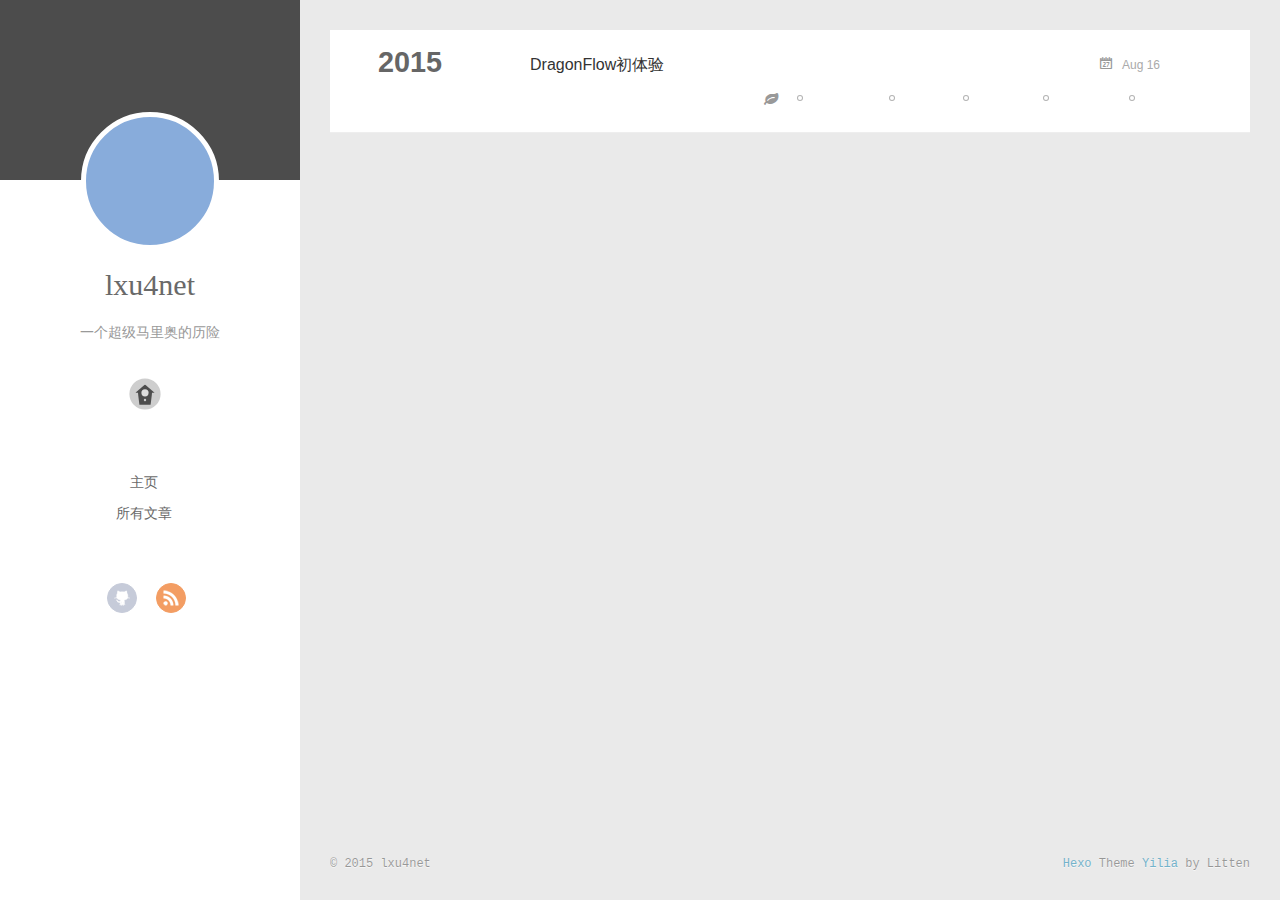
<file: tags/SDN/index.html>
<!DOCTYPE html>
<html>
<head>
  <meta charset="utf-8">
  <meta name="google-site-verification" content="9OUdUJTpERPzufU9y9RIrBZLKCj-VOVKWWJhmbjSiMg" />
  <meta name="msvalidate.01" content="0AB97FE606D8F42544B35910B5218CBD" />
  <meta name="baidu-site-verification" content="NYAW1jYpKC" />

  
  <title>Tag: SDN | 宅男甲的一亩三分地</title>
  <meta name="viewport" content="width=device-width, initial-scale=1, maximum-scale=1">
  <meta name="description" content="专注于SDN/NFV虚拟化网络开发的技术博客">
<meta property="og:type" content="website">
<meta property="og:title" content="宅男甲的一亩三分地">
<meta property="og:url" content="http://lxu4net.gitcafe.io/tags/SDN/index.html">
<meta property="og:site_name" content="宅男甲的一亩三分地">
<meta property="og:description" content="专注于SDN/NFV虚拟化网络开发的技术博客">
<meta name="twitter:card" content="summary">
<meta name="twitter:title" content="宅男甲的一亩三分地">
<meta name="twitter:description" content="专注于SDN/NFV虚拟化网络开发的技术博客">
  
    <link rel="alternative" href="/atom.xml" title="宅男甲的一亩三分地" type="application/atom+xml">
  
  
    <link rel="icon" href="/favicon.png">
  
  <link rel="stylesheet" href="/css/style.css" type="text/css">
</head>

<body>
  <div id="container">
    <div class="left-col">
    <div class="overlay"></div>
<div class="intrude-less">
	<header id="header" class="inner">
		<a href="/" class="profilepic">
			
			<img lazy-src="/avatar.jpg" class="js-avatar">
			
		</a>

		<hgroup>
		  <h1 class="header-author"><a href="/">lxu4net</a></h1>
		</hgroup>

		
		<p class="header-subtitle">一个超级马里奥的历险</p>
		

		
			<div class="switch-btn">
				<div class="icon">
					<div class="icon-ctn">
						<div class="icon-wrap icon-house" data-idx="0">
							<div class="birdhouse"></div>
							<div class="birdhouse_holes"></div>
						</div>
						<div class="icon-wrap icon-ribbon hide" data-idx="1">
							<div class="ribbon"></div>
						</div>
						
						
					</div>
					
				</div>
				<div class="tips-box hide">
					<div class="tips-arrow"></div>
					<ul class="tips-inner">
						<li>菜单</li>
						<li>标签</li>
						
						
					</ul>
				</div>
			</div>
		

		<div class="switch-area">
			<div class="switch-wrap">
				<section class="switch-part switch-part1">
					<nav class="header-menu">
						<ul>
						
							<li><a href="/">主页</a></li>
				        
							<li><a href="/archives">所有文章</a></li>
				        
						</ul>
					</nav>
					<nav class="header-nav">
						<div class="social">
							
								<a class="github" target="_blank" href="https://github.com/lxu4net" title="github">github</a>
					        
								<a class="rss" target="_blank" href="/atom.xml" title="rss">rss</a>
					        
						</div>
					</nav>
				</section>
				
				
				<section class="switch-part switch-part2">
					<div class="widget tagcloud" id="js-tagcloud">
						<a href="/tags/Dragonflow/" style="font-size: 10px;">Dragonflow</a> <a href="/tags/Neutron/" style="font-size: 10px;">Neutron</a> <a href="/tags/OpenFlow/" style="font-size: 10px;">OpenFlow</a> <a href="/tags/OpenStack/" style="font-size: 10px;">OpenStack</a> <a href="/tags/SDN/" style="font-size: 10px;">SDN</a>
					</div>
				</section>
				
				
				

				
			</div>
		</div>
	</header>				
</div>
    </div>
    <div class="mid-col">
      <nav id="mobile-nav">
  	<div class="overlay">
  		<div class="slider-trigger"></div>
  		<h1 class="header-author js-mobile-header hide">lxu4net</h1>
  	</div>
	<div class="intrude-less">
		<header id="header" class="inner">
			<div class="profilepic">
				<img lazy-src="/avatar.jpg" class="js-avatar">
			</div>
			<hgroup>
			  <h1 class="header-author">lxu4net</h1>
			</hgroup>
			
			<p class="header-subtitle">一个超级马里奥的历险</p>
			
			<nav class="header-menu">
				<ul>
				
					<li><a href="/">主页</a></li>
		        
					<li><a href="/archives">所有文章</a></li>
		        
		        <div class="clearfix"></div>
				</ul>
			</nav>
			<nav class="header-nav">
				<div class="social">
					
						<a class="github" target="_blank" href="https://github.com/lxu4net" title="github">github</a>
			        
						<a class="rss" target="_blank" href="/atom.xml" title="rss">rss</a>
			        
				</div>
			</nav>
		</header>				
	</div>
</nav>
      <div class="body-wrap">
  
  
    
    
      
      
      <section class="archives-wrap">
        <div class="archive-year-wrap">
          <a href="/archives/2015" class="archive-year">2015</a>
        </div>
        <div class="archives">
    
    <article class="archive-article archive-type-post">
  <div class="archive-article-inner">
    <header class="archive-article-header">
      	<div class="article-meta">
	      	<a href="/2015/08/16/dragonflow/" class="archive-article-date">
  	<time datetime="2015-08-16T10:00:00.000Z" itemprop="datePublished">Aug 16</time>
</a>
        </div>
    	 
  
    <h1 itemprop="name">
      <a class="archive-article-title" href="/2015/08/16/dragonflow/">DragonFlow初体验</a>
    </h1>
  

        <div class="article-info info-on-right">
          
	<div class="article-tag tagcloud">
		<ul class="article-tag-list"><li class="article-tag-list-item"><a class="article-tag-list-link" href="/tags/Dragonflow/">Dragonflow</a></li><li class="article-tag-list-item"><a class="article-tag-list-link" href="/tags/Neutron/">Neutron</a></li><li class="article-tag-list-item"><a class="article-tag-list-link" href="/tags/OpenFlow/">OpenFlow</a></li><li class="article-tag-list-item"><a class="article-tag-list-link" href="/tags/OpenStack/">OpenStack</a></li><li class="article-tag-list-item"><a class="article-tag-list-link" href="/tags/SDN/">SDN</a></li></ul>
	</div>

          

        </div>
        <div class="clearfix"></div>
    </header>
  </div>
</article>
  
  
    </div></section>
  

    

</div>
      <footer id="footer">
  <div class="outer">
    <div id="footer-info">
    	<div class="footer-left">
    		&copy; 2015 lxu4net
    	</div>
      	<div class="footer-right">
      		<a href="http://hexo.io/" target="_blank">Hexo</a>  Theme <a href="https://github.com/litten/hexo-theme-yilia" target="_blank">Yilia</a> by Litten
      	</div>
    </div>
  </div>
</footer>
    </div>
    
  <link rel="stylesheet" href="/fancybox/jquery.fancybox.css" type="text/css">


<script>
	var yiliaConfig = {
		fancybox: true,
		mathjax: true,
		animate: true,
		isHome: false,
		isPost: false,
		isArchive: false,
		isTag: true,
		isCategory: false,
		open_in_new: false
	}
</script>
<script src="http://7.url.cn/edu/jslib/comb/require-2.1.6,jquery-1.9.1.min.js" type="text/javascript"></script>
<script src="/js/main.js" type="text/javascript"></script>






<script type="text/x-mathjax-config">
MathJax.Hub.Config({
    tex2jax: {
        inlineMath: [ ['$','$'], ["\\(","\\)"]  ],
        processEscapes: true,
        skipTags: ['script', 'noscript', 'style', 'textarea', 'pre', 'code']
    }
});

MathJax.Hub.Queue(function() {
    var all = MathJax.Hub.getAllJax(), i;
    for(i=0; i < all.length; i += 1) {
        all[i].SourceElement().parentNode.className += ' has-jax';                 
    }       
});
</script>

<script type="text/javascript" src="http://cdn.mathjax.org/mathjax/latest/MathJax.js?config=TeX-AMS-MML_HTMLorMML">
</script>


  </div>
</body>
</html>
</file>
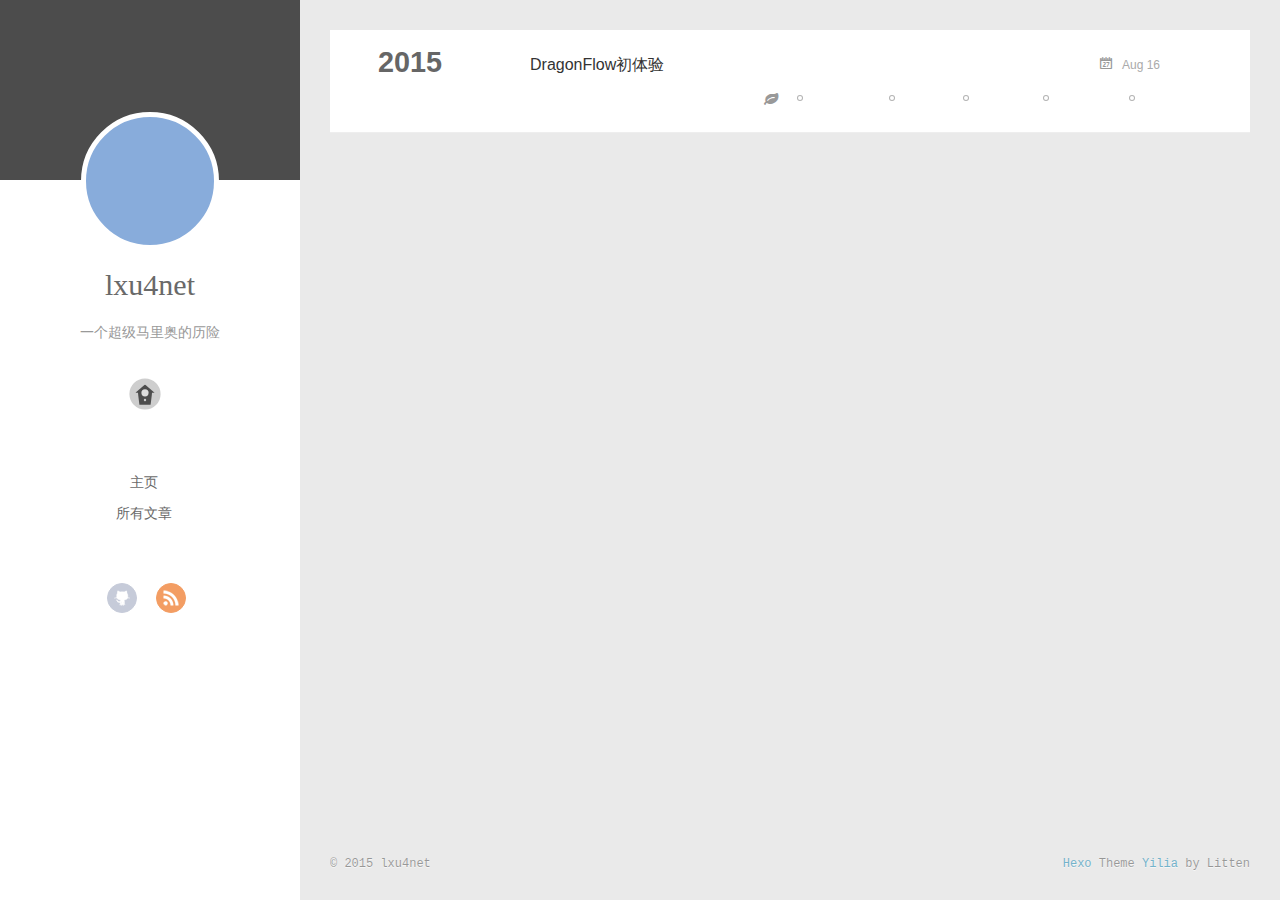
<file: archives/2015/08/index.html>
<!DOCTYPE html>
<html>
<head>
  <meta charset="utf-8">
  <meta name="google-site-verification" content="9OUdUJTpERPzufU9y9RIrBZLKCj-VOVKWWJhmbjSiMg" />
  <meta name="msvalidate.01" content="0AB97FE606D8F42544B35910B5218CBD" />
  <meta name="baidu-site-verification" content="NYAW1jYpKC" />

  
  <title>Archives: 2015/8 | 宅男甲的一亩三分地</title>
  <meta name="viewport" content="width=device-width, initial-scale=1, maximum-scale=1">
  <meta name="description" content="专注于SDN/NFV虚拟化网络开发的技术博客">
<meta property="og:type" content="website">
<meta property="og:title" content="宅男甲的一亩三分地">
<meta property="og:url" content="http://lxu4net.gitcafe.io/archives/2015/08/index.html">
<meta property="og:site_name" content="宅男甲的一亩三分地">
<meta property="og:description" content="专注于SDN/NFV虚拟化网络开发的技术博客">
<meta name="twitter:card" content="summary">
<meta name="twitter:title" content="宅男甲的一亩三分地">
<meta name="twitter:description" content="专注于SDN/NFV虚拟化网络开发的技术博客">
  
    <link rel="alternative" href="/atom.xml" title="宅男甲的一亩三分地" type="application/atom+xml">
  
  
    <link rel="icon" href="/favicon.png">
  
  <link rel="stylesheet" href="/css/style.css" type="text/css">
</head>

<body>
  <div id="container">
    <div class="left-col">
    <div class="overlay"></div>
<div class="intrude-less">
	<header id="header" class="inner">
		<a href="/" class="profilepic">
			
			<img lazy-src="/avatar.jpg" class="js-avatar">
			
		</a>

		<hgroup>
		  <h1 class="header-author"><a href="/">lxu4net</a></h1>
		</hgroup>

		
		<p class="header-subtitle">一个超级马里奥的历险</p>
		

		
			<div class="switch-btn">
				<div class="icon">
					<div class="icon-ctn">
						<div class="icon-wrap icon-house" data-idx="0">
							<div class="birdhouse"></div>
							<div class="birdhouse_holes"></div>
						</div>
						<div class="icon-wrap icon-ribbon hide" data-idx="1">
							<div class="ribbon"></div>
						</div>
						
						
					</div>
					
				</div>
				<div class="tips-box hide">
					<div class="tips-arrow"></div>
					<ul class="tips-inner">
						<li>菜单</li>
						<li>标签</li>
						
						
					</ul>
				</div>
			</div>
		

		<div class="switch-area">
			<div class="switch-wrap">
				<section class="switch-part switch-part1">
					<nav class="header-menu">
						<ul>
						
							<li><a href="/">主页</a></li>
				        
							<li><a href="/archives">所有文章</a></li>
				        
						</ul>
					</nav>
					<nav class="header-nav">
						<div class="social">
							
								<a class="github" target="_blank" href="https://github.com/lxu4net" title="github">github</a>
					        
								<a class="rss" target="_blank" href="/atom.xml" title="rss">rss</a>
					        
						</div>
					</nav>
				</section>
				
				
				<section class="switch-part switch-part2">
					<div class="widget tagcloud" id="js-tagcloud">
						<a href="/tags/Dragonflow/" style="font-size: 10px;">Dragonflow</a> <a href="/tags/Neutron/" style="font-size: 10px;">Neutron</a> <a href="/tags/OpenFlow/" style="font-size: 10px;">OpenFlow</a> <a href="/tags/OpenStack/" style="font-size: 10px;">OpenStack</a> <a href="/tags/SDN/" style="font-size: 10px;">SDN</a>
					</div>
				</section>
				
				
				

				
			</div>
		</div>
	</header>				
</div>
    </div>
    <div class="mid-col">
      <nav id="mobile-nav">
  	<div class="overlay">
  		<div class="slider-trigger"></div>
  		<h1 class="header-author js-mobile-header hide">lxu4net</h1>
  	</div>
	<div class="intrude-less">
		<header id="header" class="inner">
			<div class="profilepic">
				<img lazy-src="/avatar.jpg" class="js-avatar">
			</div>
			<hgroup>
			  <h1 class="header-author">lxu4net</h1>
			</hgroup>
			
			<p class="header-subtitle">一个超级马里奥的历险</p>
			
			<nav class="header-menu">
				<ul>
				
					<li><a href="/">主页</a></li>
		        
					<li><a href="/archives">所有文章</a></li>
		        
		        <div class="clearfix"></div>
				</ul>
			</nav>
			<nav class="header-nav">
				<div class="social">
					
						<a class="github" target="_blank" href="https://github.com/lxu4net" title="github">github</a>
			        
						<a class="rss" target="_blank" href="/atom.xml" title="rss">rss</a>
			        
				</div>
			</nav>
		</header>				
	</div>
</nav>
      <div class="body-wrap">
  
  
    
    
      
      
      <section class="archives-wrap">
        <div class="archive-year-wrap">
          <a href="/archives/2015" class="archive-year">2015</a>
        </div>
        <div class="archives">
    
    <article class="archive-article archive-type-post">
  <div class="archive-article-inner">
    <header class="archive-article-header">
      	<div class="article-meta">
	      	<a href="/2015/08/16/dragonflow/" class="archive-article-date">
  	<time datetime="2015-08-16T10:00:00.000Z" itemprop="datePublished">Aug 16</time>
</a>
        </div>
    	 
  
    <h1 itemprop="name">
      <a class="archive-article-title" href="/2015/08/16/dragonflow/">DragonFlow初体验</a>
    </h1>
  

        <div class="article-info info-on-right">
          
	<div class="article-tag tagcloud">
		<ul class="article-tag-list"><li class="article-tag-list-item"><a class="article-tag-list-link" href="/tags/Dragonflow/">Dragonflow</a></li><li class="article-tag-list-item"><a class="article-tag-list-link" href="/tags/Neutron/">Neutron</a></li><li class="article-tag-list-item"><a class="article-tag-list-link" href="/tags/OpenFlow/">OpenFlow</a></li><li class="article-tag-list-item"><a class="article-tag-list-link" href="/tags/OpenStack/">OpenStack</a></li><li class="article-tag-list-item"><a class="article-tag-list-link" href="/tags/SDN/">SDN</a></li></ul>
	</div>

          

        </div>
        <div class="clearfix"></div>
    </header>
  </div>
</article>
  
  
    </div></section>
  

    


</div>
      <footer id="footer">
  <div class="outer">
    <div id="footer-info">
    	<div class="footer-left">
    		&copy; 2015 lxu4net
    	</div>
      	<div class="footer-right">
      		<a href="http://hexo.io/" target="_blank">Hexo</a>  Theme <a href="https://github.com/litten/hexo-theme-yilia" target="_blank">Yilia</a> by Litten
      	</div>
    </div>
  </div>
</footer>
    </div>
    
  <link rel="stylesheet" href="/fancybox/jquery.fancybox.css" type="text/css">


<script>
	var yiliaConfig = {
		fancybox: true,
		mathjax: true,
		animate: true,
		isHome: false,
		isPost: false,
		isArchive: true,
		isTag: false,
		isCategory: false,
		open_in_new: false
	}
</script>
<script src="http://7.url.cn/edu/jslib/comb/require-2.1.6,jquery-1.9.1.min.js" type="text/javascript"></script>
<script src="/js/main.js" type="text/javascript"></script>






<script type="text/x-mathjax-config">
MathJax.Hub.Config({
    tex2jax: {
        inlineMath: [ ['$','$'], ["\\(","\\)"]  ],
        processEscapes: true,
        skipTags: ['script', 'noscript', 'style', 'textarea', 'pre', 'code']
    }
});

MathJax.Hub.Queue(function() {
    var all = MathJax.Hub.getAllJax(), i;
    for(i=0; i < all.length; i += 1) {
        all[i].SourceElement().parentNode.className += ' has-jax';                 
    }       
});
</script>

<script type="text/javascript" src="http://cdn.mathjax.org/mathjax/latest/MathJax.js?config=TeX-AMS-MML_HTMLorMML">
</script>


  </div>
</body>
</html>
</file>
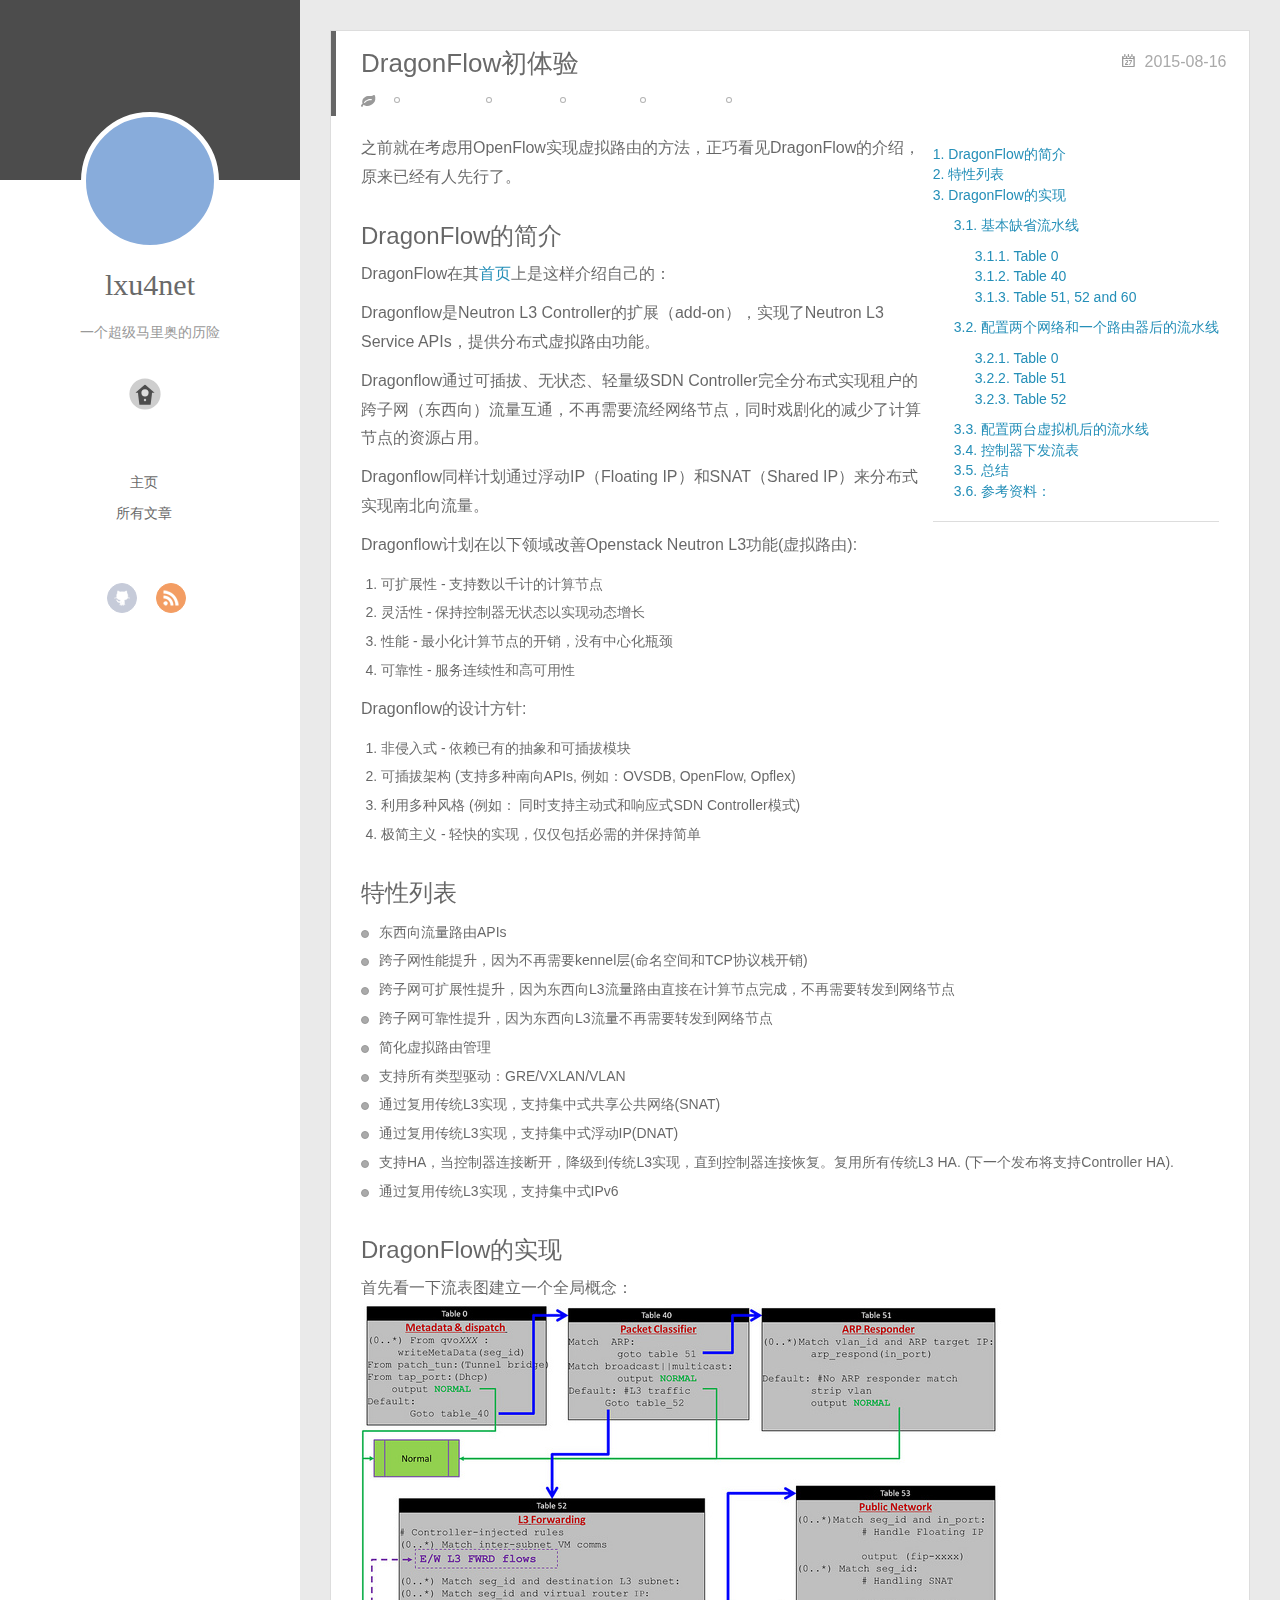
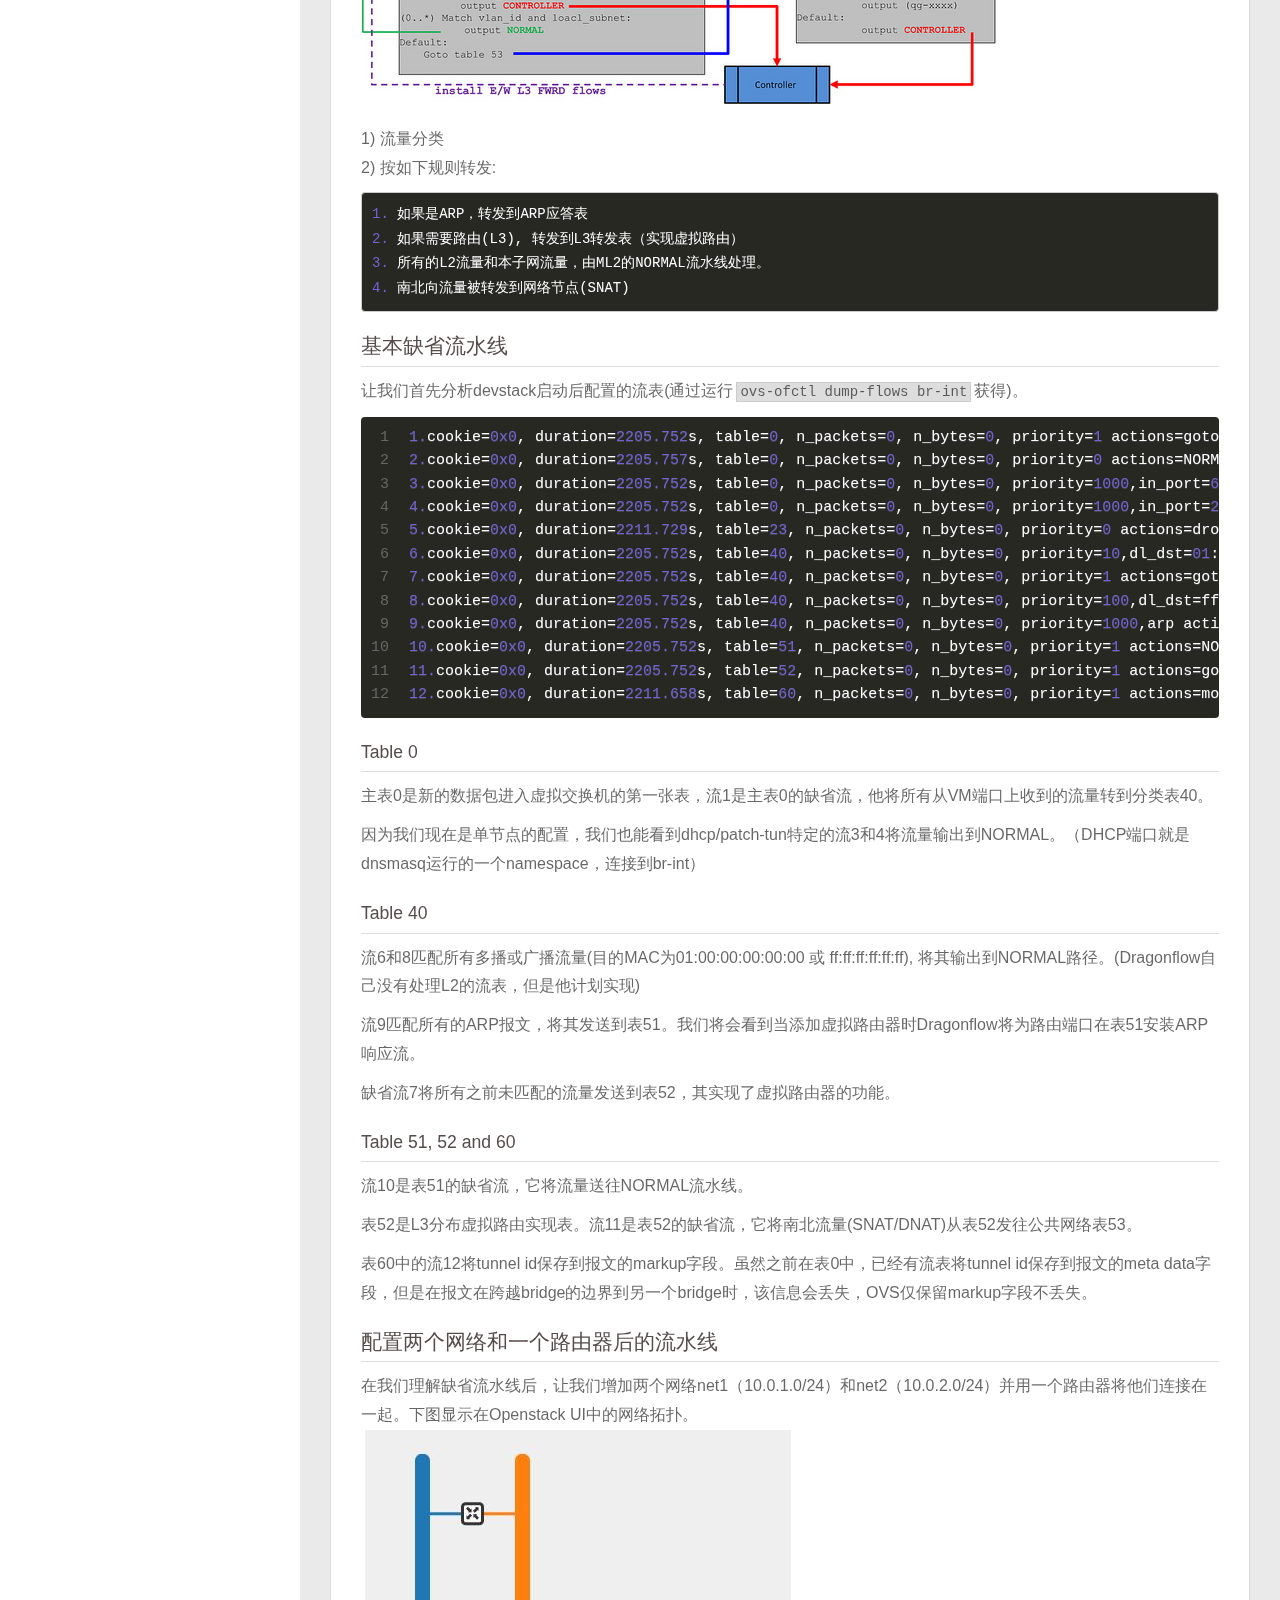
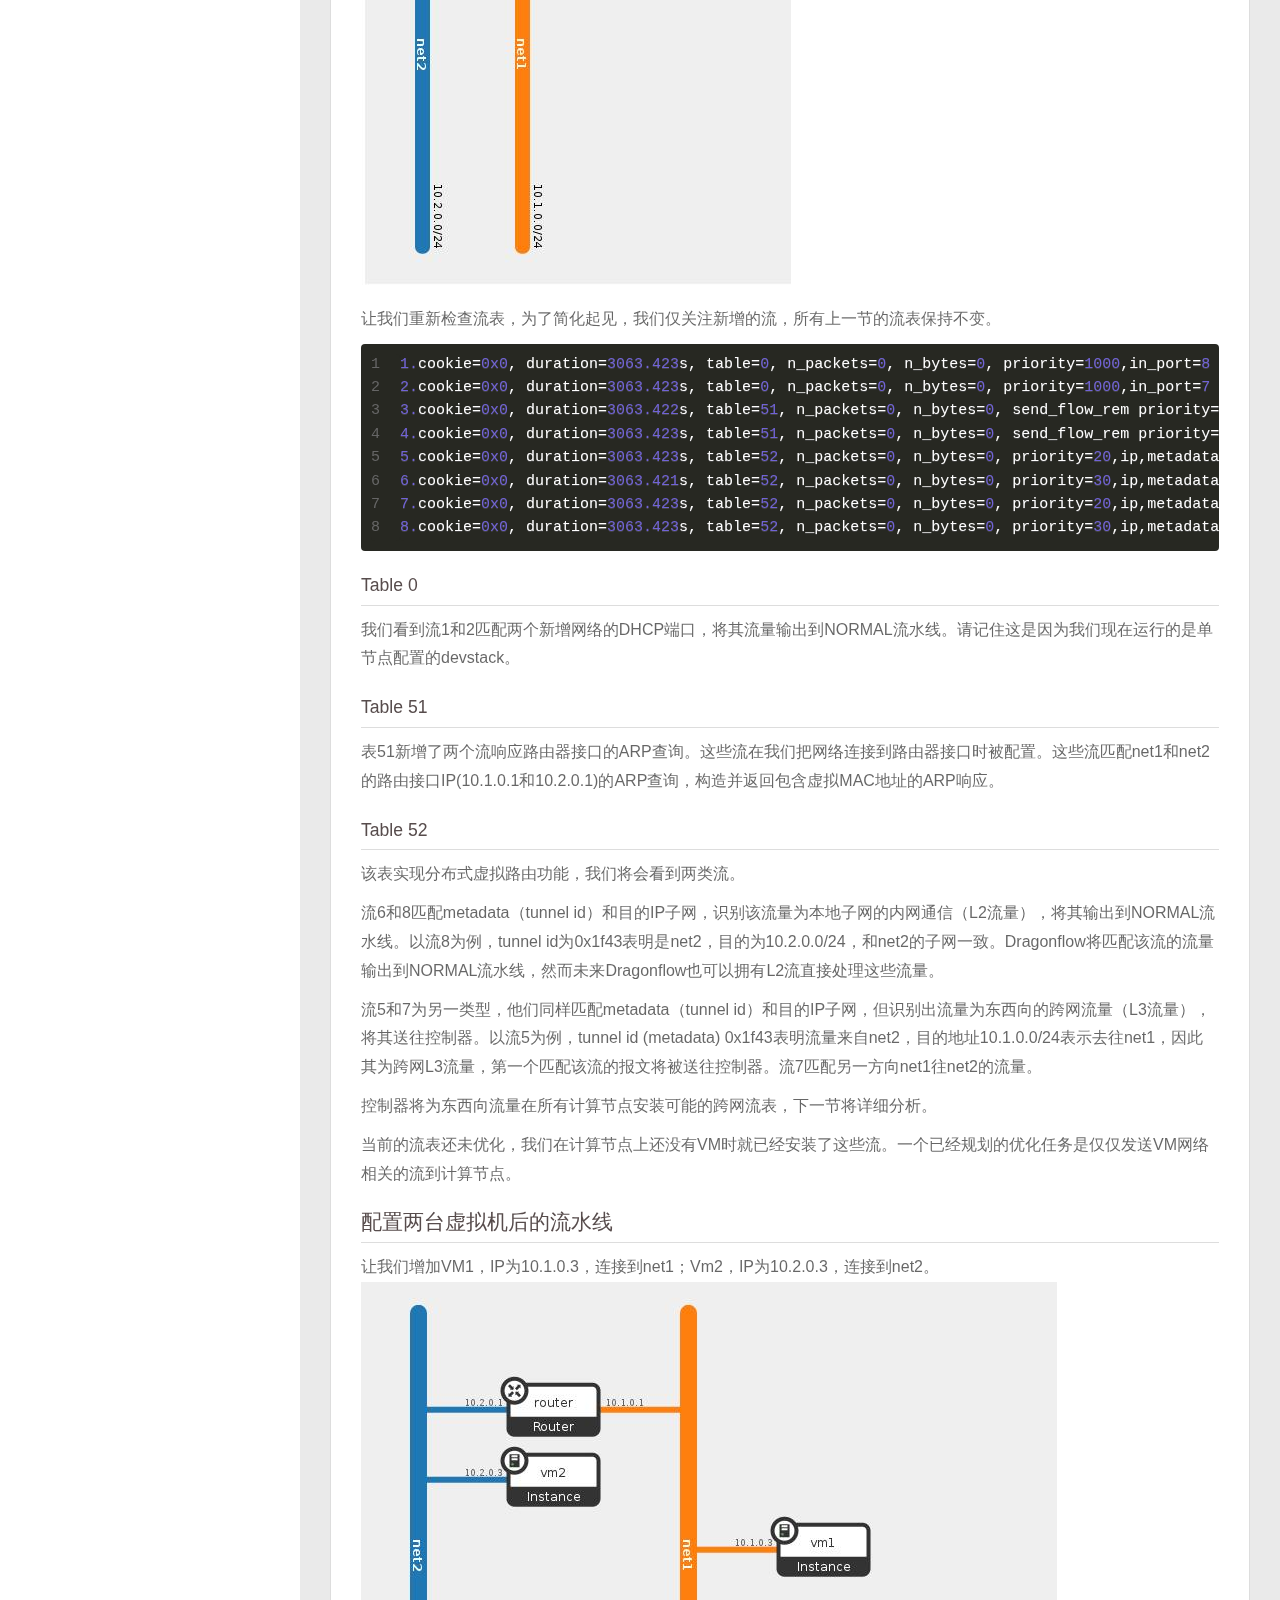
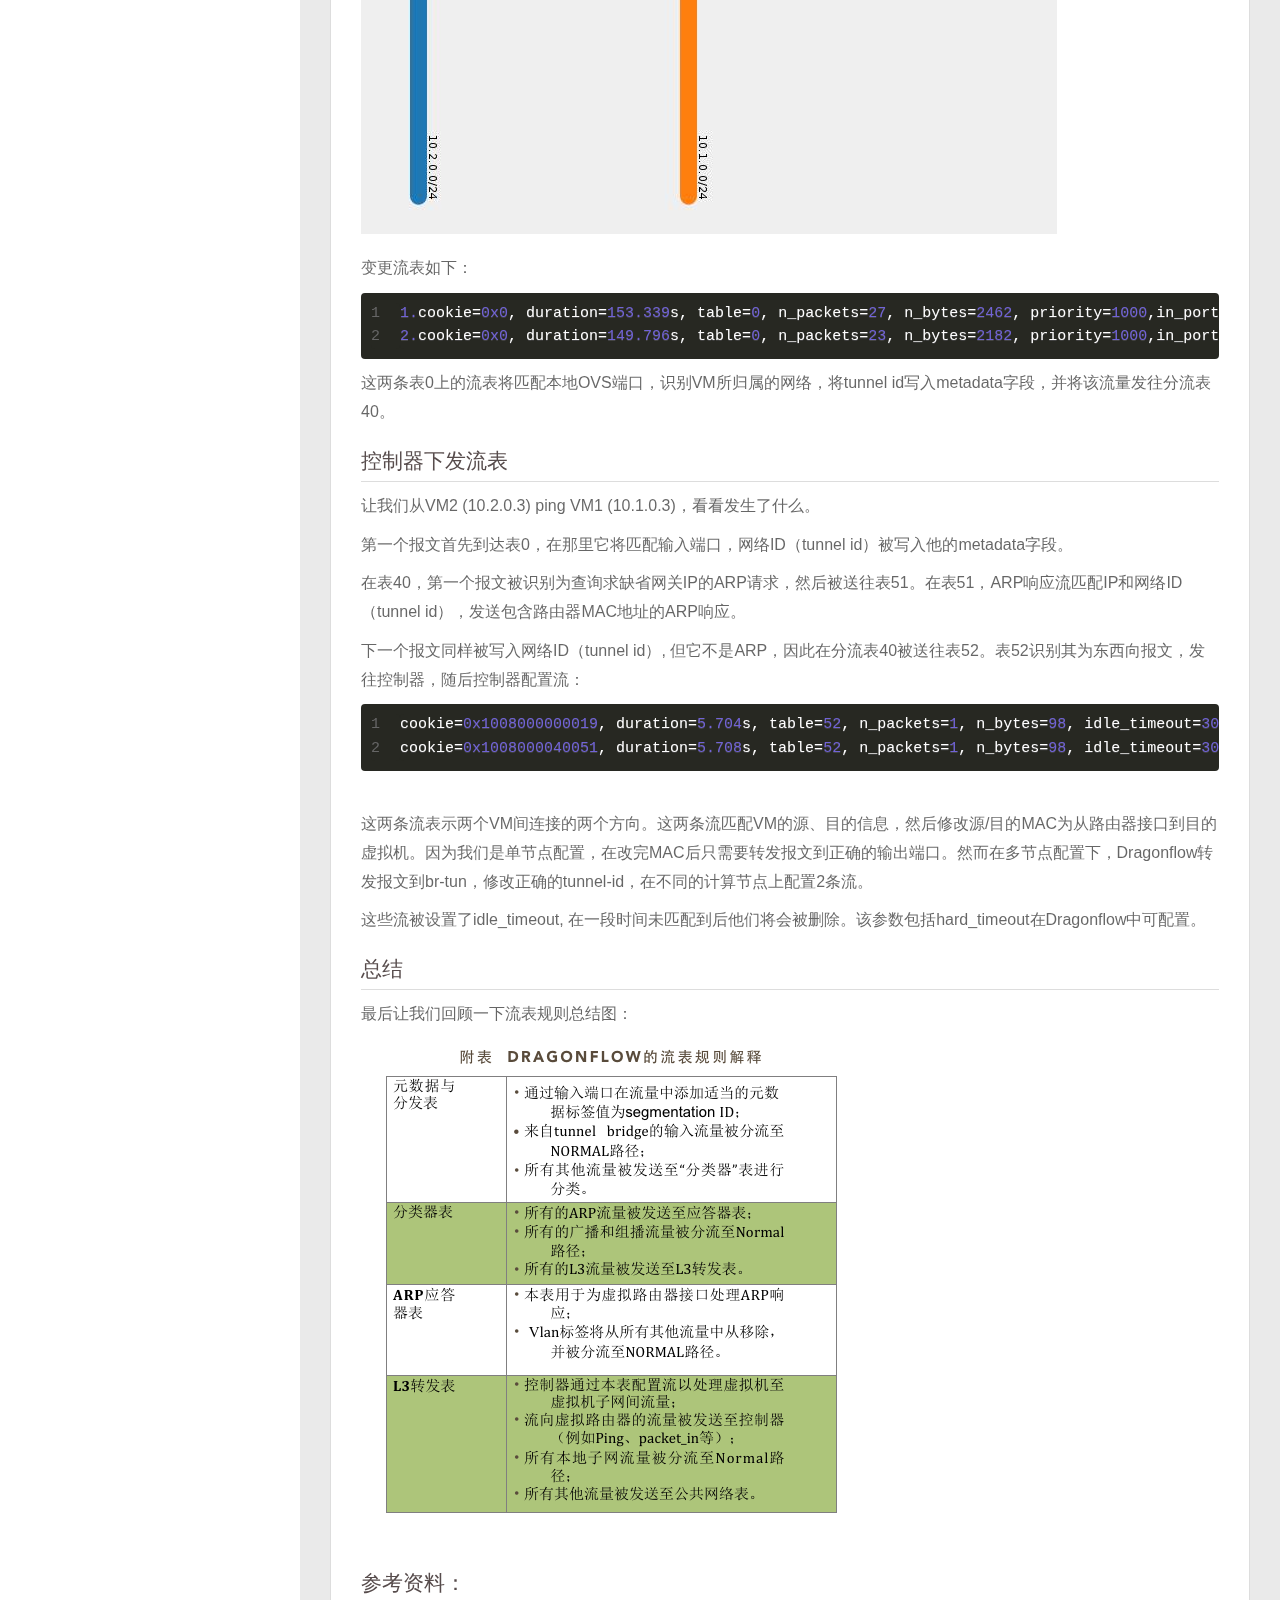
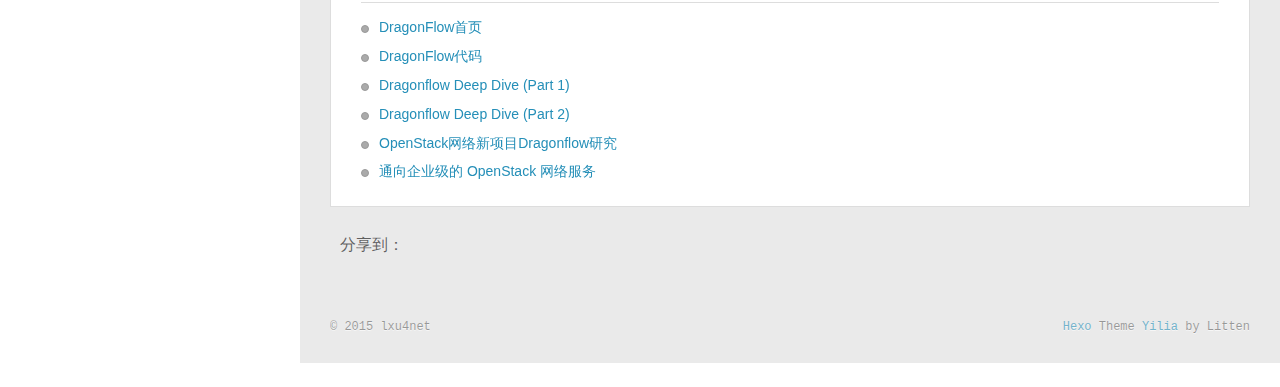
<file: 2015/08/16/dragonflow/index.html>
<!DOCTYPE html>
<html>
<head>
  <meta charset="utf-8">
  <meta name="google-site-verification" content="9OUdUJTpERPzufU9y9RIrBZLKCj-VOVKWWJhmbjSiMg" />
  <meta name="msvalidate.01" content="0AB97FE606D8F42544B35910B5218CBD" />
  <meta name="baidu-site-verification" content="NYAW1jYpKC" />

  
  <title>DragonFlow初体验 | 宅男甲的一亩三分地</title>
  <meta name="viewport" content="width=device-width, initial-scale=1, maximum-scale=1">
  <meta name="description" content="之前就在考虑用OpenFlow实现虚拟路由的方法，正巧看见DragonFlow的介绍，原来已经有人先行了。
DragonFlow的简介DragonFlow在其首页上是这样介绍自己的：
Dragonflow是Neutron L3 Controller的扩展（add-on），实现了Neutron L3 Service APIs，提供分布式虚拟路由功能。
Dragonflow通过可插拔、无状态、轻量级S">
<meta property="og:type" content="article">
<meta property="og:title" content="DragonFlow初体验">
<meta property="og:url" content="http://lxu4net.gitcafe.io/2015/08/16/dragonflow/index.html">
<meta property="og:site_name" content="宅男甲的一亩三分地">
<meta property="og:description" content="之前就在考虑用OpenFlow实现虚拟路由的方法，正巧看见DragonFlow的介绍，原来已经有人先行了。
DragonFlow的简介DragonFlow在其首页上是这样介绍自己的：
Dragonflow是Neutron L3 Controller的扩展（add-on），实现了Neutron L3 Service APIs，提供分布式虚拟路由功能。
Dragonflow通过可插拔、无状态、轻量级S">
<meta property="og:image" content="http://lxu4net.gitcafe.io/images/df_of_pipeline.jpg">
<meta property="og:image" content="http://lxu4net.gitcafe.io/images/dragonflow.topology1.jpeg">
<meta property="og:image" content="http://lxu4net.gitcafe.io/images/dragonflow.topology2.jpeg">
<meta property="og:image" content="http://lxu4net.gitcafe.io/images/DragonFlow流表规则.png">
<meta property="og:updated_time" content="2015-08-16T16:43:34.000Z">
<meta name="twitter:card" content="summary">
<meta name="twitter:title" content="DragonFlow初体验">
<meta name="twitter:description" content="之前就在考虑用OpenFlow实现虚拟路由的方法，正巧看见DragonFlow的介绍，原来已经有人先行了。
DragonFlow的简介DragonFlow在其首页上是这样介绍自己的：
Dragonflow是Neutron L3 Controller的扩展（add-on），实现了Neutron L3 Service APIs，提供分布式虚拟路由功能。
Dragonflow通过可插拔、无状态、轻量级S">
  
    <link rel="alternative" href="/atom.xml" title="宅男甲的一亩三分地" type="application/atom+xml">
  
  
    <link rel="icon" href="/favicon.png">
  
  <link rel="stylesheet" href="/css/style.css" type="text/css">
</head>

<body>
  <div id="container">
    <div class="left-col">
    <div class="overlay"></div>
<div class="intrude-less">
	<header id="header" class="inner">
		<a href="/" class="profilepic">
			
			<img lazy-src="/avatar.jpg" class="js-avatar">
			
		</a>

		<hgroup>
		  <h1 class="header-author"><a href="/">lxu4net</a></h1>
		</hgroup>

		
		<p class="header-subtitle">一个超级马里奥的历险</p>
		

		
			<div class="switch-btn">
				<div class="icon">
					<div class="icon-ctn">
						<div class="icon-wrap icon-house" data-idx="0">
							<div class="birdhouse"></div>
							<div class="birdhouse_holes"></div>
						</div>
						<div class="icon-wrap icon-ribbon hide" data-idx="1">
							<div class="ribbon"></div>
						</div>
						
						
					</div>
					
				</div>
				<div class="tips-box hide">
					<div class="tips-arrow"></div>
					<ul class="tips-inner">
						<li>菜单</li>
						<li>标签</li>
						
						
					</ul>
				</div>
			</div>
		

		<div class="switch-area">
			<div class="switch-wrap">
				<section class="switch-part switch-part1">
					<nav class="header-menu">
						<ul>
						
							<li><a href="/">主页</a></li>
				        
							<li><a href="/archives">所有文章</a></li>
				        
						</ul>
					</nav>
					<nav class="header-nav">
						<div class="social">
							
								<a class="github" target="_blank" href="https://github.com/lxu4net" title="github">github</a>
					        
								<a class="rss" target="_blank" href="/atom.xml" title="rss">rss</a>
					        
						</div>
					</nav>
				</section>
				
				
				<section class="switch-part switch-part2">
					<div class="widget tagcloud" id="js-tagcloud">
						<a href="/tags/Dragonflow/" style="font-size: 10px;">Dragonflow</a> <a href="/tags/Neutron/" style="font-size: 10px;">Neutron</a> <a href="/tags/OpenFlow/" style="font-size: 10px;">OpenFlow</a> <a href="/tags/OpenStack/" style="font-size: 10px;">OpenStack</a> <a href="/tags/SDN/" style="font-size: 10px;">SDN</a>
					</div>
				</section>
				
				
				

				
			</div>
		</div>
	</header>				
</div>
    </div>
    <div class="mid-col">
      <nav id="mobile-nav">
  	<div class="overlay">
  		<div class="slider-trigger"></div>
  		<h1 class="header-author js-mobile-header hide">lxu4net</h1>
  	</div>
	<div class="intrude-less">
		<header id="header" class="inner">
			<div class="profilepic">
				<img lazy-src="/avatar.jpg" class="js-avatar">
			</div>
			<hgroup>
			  <h1 class="header-author">lxu4net</h1>
			</hgroup>
			
			<p class="header-subtitle">一个超级马里奥的历险</p>
			
			<nav class="header-menu">
				<ul>
				
					<li><a href="/">主页</a></li>
		        
					<li><a href="/archives">所有文章</a></li>
		        
		        <div class="clearfix"></div>
				</ul>
			</nav>
			<nav class="header-nav">
				<div class="social">
					
						<a class="github" target="_blank" href="https://github.com/lxu4net" title="github">github</a>
			        
						<a class="rss" target="_blank" href="/atom.xml" title="rss">rss</a>
			        
				</div>
			</nav>
		</header>				
	</div>
</nav>
      <div class="body-wrap"><article id="post-dragonflow" class="article article-type-post" itemscope itemprop="blogPost">
  
    <div class="article-meta">
      <a href="/2015/08/16/dragonflow/" class="article-date">
  	<time datetime="2015-08-16T10:00:00.000Z" itemprop="datePublished">2015-08-16</time>
</a>
    </div>
  
  <div class="article-inner">
    
      <input type="hidden" class="isFancy" />
    
    
      <header class="article-header">
        
  
    <h1 class="article-title" itemprop="name">
      DragonFlow初体验
    </h1>
  

      </header>
      
      <div class="article-info article-info-post">
        
	<div class="article-tag tagcloud">
		<ul class="article-tag-list"><li class="article-tag-list-item"><a class="article-tag-list-link" href="/tags/Dragonflow/">Dragonflow</a></li><li class="article-tag-list-item"><a class="article-tag-list-link" href="/tags/Neutron/">Neutron</a></li><li class="article-tag-list-item"><a class="article-tag-list-link" href="/tags/OpenFlow/">OpenFlow</a></li><li class="article-tag-list-item"><a class="article-tag-list-link" href="/tags/OpenStack/">OpenStack</a></li><li class="article-tag-list-item"><a class="article-tag-list-link" href="/tags/SDN/">SDN</a></li></ul>
	</div>

        

        <div class="clearfix"></div>
      </div>
      
    
    <div class="article-entry" itemprop="articleBody">
      
        
        
            <div id="toc" class="article-toc">
                <ol class="toc"><li class="toc-item toc-level-1"><a class="toc-link" href="#DragonFlow的简介"><span class="toc-number">1.</span> <span class="toc-text">DragonFlow的简介</span></a></li><li class="toc-item toc-level-1"><a class="toc-link" href="#特性列表"><span class="toc-number">2.</span> <span class="toc-text">特性列表</span></a></li><li class="toc-item toc-level-1"><a class="toc-link" href="#DragonFlow的实现"><span class="toc-number">3.</span> <span class="toc-text">DragonFlow的实现</span></a><ol class="toc-child"><li class="toc-item toc-level-2"><a class="toc-link" href="#基本缺省流水线"><span class="toc-number">3.1.</span> <span class="toc-text">基本缺省流水线</span></a><ol class="toc-child"><li class="toc-item toc-level-3"><a class="toc-link" href="#Table_0"><span class="toc-number">3.1.1.</span> <span class="toc-text">Table 0</span></a></li><li class="toc-item toc-level-3"><a class="toc-link" href="#Table_40"><span class="toc-number">3.1.2.</span> <span class="toc-text">Table 40</span></a></li><li class="toc-item toc-level-3"><a class="toc-link" href="#Table_51,_52_and_60"><span class="toc-number">3.1.3.</span> <span class="toc-text">Table 51, 52 and 60</span></a></li></ol></li><li class="toc-item toc-level-2"><a class="toc-link" href="#配置两个网络和一个路由器后的流水线"><span class="toc-number">3.2.</span> <span class="toc-text">配置两个网络和一个路由器后的流水线</span></a><ol class="toc-child"><li class="toc-item toc-level-3"><a class="toc-link" href="#Table_0-1"><span class="toc-number">3.2.1.</span> <span class="toc-text">Table 0</span></a></li><li class="toc-item toc-level-3"><a class="toc-link" href="#Table_51"><span class="toc-number">3.2.2.</span> <span class="toc-text">Table 51</span></a></li><li class="toc-item toc-level-3"><a class="toc-link" href="#Table_52"><span class="toc-number">3.2.3.</span> <span class="toc-text">Table 52</span></a></li></ol></li><li class="toc-item toc-level-2"><a class="toc-link" href="#配置两台虚拟机后的流水线"><span class="toc-number">3.3.</span> <span class="toc-text">配置两台虚拟机后的流水线</span></a></li><li class="toc-item toc-level-2"><a class="toc-link" href="#控制器下发流表"><span class="toc-number">3.4.</span> <span class="toc-text">控制器下发流表</span></a></li><li class="toc-item toc-level-2"><a class="toc-link" href="#总结"><span class="toc-number">3.5.</span> <span class="toc-text">总结</span></a></li><li class="toc-item toc-level-2"><a class="toc-link" href="#参考资料："><span class="toc-number">3.6.</span> <span class="toc-text">参考资料：</span></a></li></ol></li></ol>
                <hr/>
            </div>
        

        <p>之前就在考虑用OpenFlow实现虚拟路由的方法，正巧看见DragonFlow的介绍，原来已经有人先行了。</p>
<h1 id="DragonFlow的简介">DragonFlow的简介</h1><p>DragonFlow在其<a href="https://launchpad.net/dragonflow" target="_blank" rel="external">首页</a>上是这样介绍自己的：</p>
<p>Dragonflow是Neutron L3 Controller的扩展（add-on），实现了Neutron L3 Service APIs，提供分布式虚拟路由功能。</p>
<p>Dragonflow通过可插拔、无状态、轻量级SDN Controller完全分布式实现租户的跨子网（东西向）流量互通，不再需要流经网络节点，同时戏剧化的减少了计算节点的资源占用。</p>
<p>Dragonflow同样计划通过浮动IP（Floating IP）和SNAT（Shared IP）来分布式实现南北向流量。</p>
<p>Dragonflow计划在以下领域改善Openstack Neutron L3功能(虚拟路由):</p>
<ol>
<li>可扩展性 - 支持数以千计的计算节点</li>
<li>灵活性 - 保持控制器无状态以实现动态增长</li>
<li>性能 - 最小化计算节点的开销，没有中心化瓶颈</li>
<li>可靠性 - 服务连续性和高可用性</li>
</ol>
<p>Dragonflow的设计方针:</p>
<ol>
<li>非侵入式 - 依赖已有的抽象和可插拔模块</li>
<li>可插拔架构 (支持多种南向APIs, 例如：OVSDB, OpenFlow, Opflex)</li>
<li>利用多种风格 (例如： 同时支持主动式和响应式SDN Controller模式)</li>
<li>极简主义 - 轻快的实现，仅仅包括必需的并保持简单</li>
</ol>
<h1 id="特性列表">特性列表</h1><ul>
<li>东西向流量路由APIs</li>
<li>跨子网性能提升，因为不再需要kennel层(命名空间和TCP协议栈开销)</li>
<li>跨子网可扩展性提升，因为东西向L3流量路由直接在计算节点完成，不再需要转发到网络节点</li>
<li>跨子网可靠性提升，因为东西向L3流量不再需要转发到网络节点</li>
<li>简化虚拟路由管理</li>
<li>支持所有类型驱动：GRE/VXLAN/VLAN</li>
<li>通过复用传统L3实现，支持集中式共享公共网络(SNAT)</li>
<li>通过复用传统L3实现，支持集中式浮动IP(DNAT)</li>
<li>支持HA，当控制器连接断开，降级到传统L3实现，直到控制器连接恢复。复用所有传统L3 HA. (下一个发布将支持Controller HA).</li>
<li>通过复用传统L3实现，支持集中式IPv6</li>
</ul>
<h1 id="DragonFlow的实现">DragonFlow的实现</h1><p>首先看一下流表图建立一个全局概念：<br><img src="/images/df_of_pipeline.jpg" alt="DragonFlow流表概要" title="DragonFlow流表概要"></p>
<p>1) 流量分类<br>2) 按如下规则转发:</p>
<pre><code><span class="number">1.</span> 如果是ARP，转发到ARP应答表
<span class="number">2.</span> 如果需要路由(L3), 转发到L3转发表（实现虚拟路由）
<span class="number">3.</span> 所有的L2流量和本子网流量，由ML2的NORMAL流水线处理。
<span class="number">4.</span> 南北向流量被转发到网络节点(SNAT)
</code></pre><h2 id="基本缺省流水线">基本缺省流水线</h2><p>让我们首先分析devstack启动后配置的流表(通过运行<code>ovs-ofctl dump-flows br-int</code>获得)。<br><figure class="highlight cpp"><table><tr><td class="gutter"><pre><span class="line">1</span><br><span class="line">2</span><br><span class="line">3</span><br><span class="line">4</span><br><span class="line">5</span><br><span class="line">6</span><br><span class="line">7</span><br><span class="line">8</span><br><span class="line">9</span><br><span class="line">10</span><br><span class="line">11</span><br><span class="line">12</span><br></pre></td><td class="code"><pre><span class="line"><span class="number">1.</span>cookie=<span class="number">0x0</span>, duration=<span class="number">2205.752</span>s, table=<span class="number">0</span>, n_packets=<span class="number">0</span>, n_bytes=<span class="number">0</span>, priority=<span class="number">1</span> actions=goto_table:<span class="number">40</span></span><br><span class="line"><span class="number">2.</span>cookie=<span class="number">0x0</span>, duration=<span class="number">2205.757</span>s, table=<span class="number">0</span>, n_packets=<span class="number">0</span>, n_bytes=<span class="number">0</span>, priority=<span class="number">0</span> actions=NORMAL</span><br><span class="line"><span class="number">3.</span>cookie=<span class="number">0x0</span>, duration=<span class="number">2205.752</span>s, table=<span class="number">0</span>, n_packets=<span class="number">0</span>, n_bytes=<span class="number">0</span>, priority=<span class="number">1000</span>,in_port=<span class="number">6</span> actions=NORMAL</span><br><span class="line"><span class="number">4.</span>cookie=<span class="number">0x0</span>, duration=<span class="number">2205.752</span>s, table=<span class="number">0</span>, n_packets=<span class="number">0</span>, n_bytes=<span class="number">0</span>, priority=<span class="number">1000</span>,in_port=<span class="number">2</span> actions=NORMAL</span><br><span class="line"><span class="number">5.</span>cookie=<span class="number">0x0</span>, duration=<span class="number">2211.729</span>s, table=<span class="number">23</span>, n_packets=<span class="number">0</span>, n_bytes=<span class="number">0</span>, priority=<span class="number">0</span> actions=drop</span><br><span class="line"><span class="number">6.</span>cookie=<span class="number">0x0</span>, duration=<span class="number">2205.752</span>s, table=<span class="number">40</span>, n_packets=<span class="number">0</span>, n_bytes=<span class="number">0</span>, priority=<span class="number">10</span>,dl_dst=<span class="number">01</span>:<span class="number">00</span>:<span class="number">00</span>:<span class="number">00</span>:<span class="number">00</span>:<span class="number">00</span>/<span class="number">01</span>:<span class="number">00</span>:<span class="number">00</span>:<span class="number">00</span>:<span class="number">00</span>:<span class="number">00</span> actions=NORMAL</span><br><span class="line"><span class="number">7.</span>cookie=<span class="number">0x0</span>, duration=<span class="number">2205.752</span>s, table=<span class="number">40</span>, n_packets=<span class="number">0</span>, n_bytes=<span class="number">0</span>, priority=<span class="number">1</span> actions=goto_table:<span class="number">52</span></span><br><span class="line"><span class="number">8.</span>cookie=<span class="number">0x0</span>, duration=<span class="number">2205.752</span>s, table=<span class="number">40</span>, n_packets=<span class="number">0</span>, n_bytes=<span class="number">0</span>, priority=<span class="number">100</span>,dl_dst=ff:ff:ff:ff:ff:ff actions=NORMAL</span><br><span class="line"><span class="number">9.</span>cookie=<span class="number">0x0</span>, duration=<span class="number">2205.752</span>s, table=<span class="number">40</span>, n_packets=<span class="number">0</span>, n_bytes=<span class="number">0</span>, priority=<span class="number">1000</span>,arp actions=goto_table:<span class="number">51</span></span><br><span class="line"><span class="number">10.</span>cookie=<span class="number">0x0</span>, duration=<span class="number">2205.752</span>s, table=<span class="number">51</span>, n_packets=<span class="number">0</span>, n_bytes=<span class="number">0</span>, priority=<span class="number">1</span> actions=NORMAL</span><br><span class="line"><span class="number">11.</span>cookie=<span class="number">0x0</span>, duration=<span class="number">2205.752</span>s, table=<span class="number">52</span>, n_packets=<span class="number">0</span>, n_bytes=<span class="number">0</span>, priority=<span class="number">1</span> actions=goto_table:<span class="number">53</span></span><br><span class="line"><span class="number">12.</span>cookie=<span class="number">0x0</span>, duration=<span class="number">2211.658</span>s, table=<span class="number">60</span>, n_packets=<span class="number">0</span>, n_bytes=<span class="number">0</span>, priority=<span class="number">1</span> actions=move:NXM_NX_TUN_ID[<span class="number">0.</span><span class="number">.31</span>]-&gt;NXM_NX_PKT_MARK[],output:<span class="number">6</span></span><br></pre></td></tr></table></figure></p>
<h3 id="Table_0">Table 0</h3><p>主表0是新的数据包进入虚拟交换机的第一张表，流1是主表0的缺省流，他将所有从VM端口上收到的流量转到分类表40。</p>
<p>因为我们现在是单节点的配置，我们也能看到dhcp/patch-tun特定的流3和4将流量输出到NORMAL。（DHCP端口就是dnsmasq运行的一个namespace，连接到br-int）</p>
<h3 id="Table_40">Table 40</h3><p>流6和8匹配所有多播或广播流量(目的MAC为01:00:00:00:00:00 或 ff:ff:ff:ff:ff:ff), 将其输出到NORMAL路径。(Dragonflow自己没有处理L2的流表，但是他计划实现)</p>
<p>流9匹配所有的ARP报文，将其发送到表51。我们将会看到当添加虚拟路由器时Dragonflow将为路由端口在表51安装ARP响应流。</p>
<p>缺省流7将所有之前未匹配的流量发送到表52，其实现了虚拟路由器的功能。</p>
<h3 id="Table_51,_52_and_60">Table 51, 52 and 60</h3><p>流10是表51的缺省流，它将流量送往NORMAL流水线。</p>
<p>表52是L3分布虚拟路由实现表。流11是表52的缺省流，它将南北流量(SNAT/DNAT)从表52发往公共网络表53。</p>
<p>表60中的流12将tunnel id保存到报文的markup字段。虽然之前在表0中，已经有流表将tunnel id保存到报文的meta data字段，但是在报文在跨越bridge的边界到另一个bridge时，该信息会丢失，OVS仅保留markup字段不丢失。</p>
<h2 id="配置两个网络和一个路由器后的流水线">配置两个网络和一个路由器后的流水线</h2><p>在我们理解缺省流水线后，让我们增加两个网络net1（10.0.1.0/24）和net2（10.0.2.0/24）并用一个路由器将他们连接在一起。下图显示在Openstack UI中的网络拓扑。<br><img src="/images/dragonflow.topology1.jpeg" alt="网络拓扑1"></p>
<p>让我们重新检查流表，为了简化起见，我们仅关注新增的流，所有上一节的流表保持不变。<br><figure class="highlight cpp"><table><tr><td class="gutter"><pre><span class="line">1</span><br><span class="line">2</span><br><span class="line">3</span><br><span class="line">4</span><br><span class="line">5</span><br><span class="line">6</span><br><span class="line">7</span><br><span class="line">8</span><br></pre></td><td class="code"><pre><span class="line"><span class="number">1.</span>cookie=<span class="number">0x0</span>, duration=<span class="number">3063.423</span>s, table=<span class="number">0</span>, n_packets=<span class="number">0</span>, n_bytes=<span class="number">0</span>, priority=<span class="number">1000</span>,in_port=<span class="number">8</span> actions=NORMAL</span><br><span class="line"><span class="number">2.</span>cookie=<span class="number">0x0</span>, duration=<span class="number">3063.423</span>s, table=<span class="number">0</span>, n_packets=<span class="number">0</span>, n_bytes=<span class="number">0</span>, priority=<span class="number">1000</span>,in_port=<span class="number">7</span> actions=NORMAL</span><br><span class="line"><span class="number">3.</span>cookie=<span class="number">0x0</span>, duration=<span class="number">3063.422</span>s, table=<span class="number">51</span>, n_packets=<span class="number">0</span>, n_bytes=<span class="number">0</span>, send_flow_rem priority=<span class="number">100</span>,arp,metadata=<span class="number">0x1f42</span>,arp_tpa=<span class="number">10.1</span><span class="number">.0</span><span class="number">.1</span>,arp_op=<span class="number">1</span> actions=set_field:<span class="number">2</span>-&gt;arp_op,move:NXM_NX_ARP_SHA[]-&gt;NXM_NX_ARP_THA[],move:NXM_OF_ARP_SPA[]-&gt;NXM_OF_ARP_TPA[],set_field:fa:<span class="number">16</span>:<span class="number">3</span>e:c0:<span class="number">8</span>d:<span class="number">8</span>b-&gt;eth_src,set_field:fa:<span class="number">16</span>:<span class="number">3</span>e:c0:<span class="number">8</span>d:<span class="number">8</span>b-&gt;arp_sha,set_field:<span class="number">10.1</span><span class="number">.0</span><span class="number">.1</span>-&gt;arp_spa,IN_PORT</span><br><span class="line"><span class="number">4.</span>cookie=<span class="number">0x0</span>, duration=<span class="number">3063.423</span>s, table=<span class="number">51</span>, n_packets=<span class="number">0</span>, n_bytes=<span class="number">0</span>, send_flow_rem priority=<span class="number">100</span>,arp,metadata=<span class="number">0x1f43</span>,arp_tpa=<span class="number">10.2</span><span class="number">.0</span><span class="number">.1</span>,arp_op=<span class="number">1</span> actions=set_field:<span class="number">2</span>-&gt;arp_op,move:NXM_NX_ARP_SHA[]-&gt;NXM_NX_ARP_THA[],move:NXM_OF_ARP_SPA[]-&gt;NXM_OF_ARP_TPA[],set_field:fa:<span class="number">16</span>:<span class="number">3</span>e:c5:<span class="number">02</span>:<span class="number">4</span>d-&gt;eth_src,set_field:fa:<span class="number">16</span>:<span class="number">3</span>e:c5:<span class="number">02</span>:<span class="number">4</span>d-&gt;arp_sha,set_field:<span class="number">10.2</span><span class="number">.0</span><span class="number">.1</span>-&gt;arp_spa,IN_PORT</span><br><span class="line"><span class="number">5.</span>cookie=<span class="number">0x0</span>, duration=<span class="number">3063.423</span>s, table=<span class="number">52</span>, n_packets=<span class="number">0</span>, n_bytes=<span class="number">0</span>, priority=<span class="number">20</span>,ip,metadata=<span class="number">0x1f43</span>,nw_dst=<span class="number">10.1</span><span class="number">.0</span><span class="number">.0</span>/<span class="number">24</span> actions=CONTROLLER:<span class="number">65535</span></span><br><span class="line"><span class="number">6.</span>cookie=<span class="number">0x0</span>, duration=<span class="number">3063.421</span>s, table=<span class="number">52</span>, n_packets=<span class="number">0</span>, n_bytes=<span class="number">0</span>, priority=<span class="number">30</span>,ip,metadata=<span class="number">0x1f42</span>,nw_dst=<span class="number">10.1</span><span class="number">.0</span><span class="number">.0</span>/<span class="number">24</span> actions=NORMAL</span><br><span class="line"><span class="number">7.</span>cookie=<span class="number">0x0</span>, duration=<span class="number">3063.423</span>s, table=<span class="number">52</span>, n_packets=<span class="number">0</span>, n_bytes=<span class="number">0</span>, priority=<span class="number">20</span>,ip,metadata=<span class="number">0x1f42</span>,nw_dst=<span class="number">10.2</span><span class="number">.0</span><span class="number">.0</span>/<span class="number">24</span> actions=CONTROLLER:<span class="number">65535</span></span><br><span class="line"><span class="number">8.</span>cookie=<span class="number">0x0</span>, duration=<span class="number">3063.423</span>s, table=<span class="number">52</span>, n_packets=<span class="number">0</span>, n_bytes=<span class="number">0</span>, priority=<span class="number">30</span>,ip,metadata=<span class="number">0x1f43</span>,nw_dst=<span class="number">10.2</span><span class="number">.0</span><span class="number">.0</span>/<span class="number">24</span> actions=NORMAL</span><br></pre></td></tr></table></figure></p>
<h3 id="Table_0-1">Table 0</h3><p>我们看到流1和2匹配两个新增网络的DHCP端口，将其流量输出到NORMAL流水线。请记住这是因为我们现在运行的是单节点配置的devstack。</p>
<h3 id="Table_51">Table 51</h3><p>表51新增了两个流响应路由器接口的ARP查询。这些流在我们把网络连接到路由器接口时被配置。这些流匹配net1和net2的路由接口IP(10.1.0.1和10.2.0.1)的ARP查询，构造并返回包含虚拟MAC地址的ARP响应。</p>
<h3 id="Table_52">Table 52</h3><p>该表实现分布式虚拟路由功能，我们将会看到两类流。</p>
<p>流6和8匹配metadata（tunnel id）和目的IP子网，识别该流量为本地子网的内网通信（L2流量），将其输出到NORMAL流水线。以流8为例，tunnel id为0x1f43表明是net2，目的为10.2.0.0/24，和net2的子网一致。Dragonflow将匹配该流的流量输出到NORMAL流水线，然而未来Dragonflow也可以拥有L2流直接处理这些流量。</p>
<p>流5和7为另一类型，他们同样匹配metadata（tunnel id）和目的IP子网，但识别出流量为东西向的跨网流量（L3流量），将其送往控制器。以流5为例，tunnel id (metadata) 0x1f43表明流量来自net2，目的地址10.1.0.0/24表示去往net1，因此其为跨网L3流量，第一个匹配该流的报文将被送往控制器。流7匹配另一方向net1往net2的流量。</p>
<p>控制器将为东西向流量在所有计算节点安装可能的跨网流表，下一节将详细分析。</p>
<p>当前的流表还未优化，我们在计算节点上还没有VM时就已经安装了这些流。一个已经规划的优化任务是仅仅发送VM网络相关的流到计算节点。</p>
<h2 id="配置两台虚拟机后的流水线">配置两台虚拟机后的流水线</h2><p>让我们增加VM1，IP为10.1.0.3，连接到net1；Vm2，IP为10.2.0.3，连接到net2。<br><img src="/images/dragonflow.topology2.jpeg" alt="网络拓扑2"></p>
<p>变更流表如下：<br><figure class="highlight cpp"><table><tr><td class="gutter"><pre><span class="line">1</span><br><span class="line">2</span><br></pre></td><td class="code"><pre><span class="line"><span class="number">1.</span>cookie=<span class="number">0x0</span>, duration=<span class="number">153.339</span>s, table=<span class="number">0</span>, n_packets=<span class="number">27</span>, n_bytes=<span class="number">2462</span>, priority=<span class="number">1000</span>,in_port=<span class="number">11</span> actions=write_metadata:<span class="number">0x1f42</span>/<span class="number">0xffff</span>,goto_table:<span class="number">40</span></span><br><span class="line"><span class="number">2.</span>cookie=<span class="number">0x0</span>, duration=<span class="number">149.796</span>s, table=<span class="number">0</span>, n_packets=<span class="number">23</span>, n_bytes=<span class="number">2182</span>, priority=<span class="number">1000</span>,in_port=<span class="number">12</span> actions=write_metadata:<span class="number">0x1f43</span>/<span class="number">0xffff</span>,goto_table:<span class="number">40</span></span><br></pre></td></tr></table></figure></p>
<p>这两条表0上的流表将匹配本地OVS端口，识别VM所归属的网络，将tunnel id写入metadata字段，并将该流量发往分流表40。</p>
<h2 id="控制器下发流表">控制器下发流表</h2><p>让我们从VM2 (10.2.0.3) ping VM1 (10.1.0.3)，看看发生了什么。</p>
<p>第一个报文首先到达表0，在那里它将匹配输入端口，网络ID（tunnel id）被写入他的metadata字段。</p>
<p>在表40，第一个报文被识别为查询求缺省网关IP的ARP请求，然后被送往表51。在表51，ARP响应流匹配IP和网络ID（tunnel id），发送包含路由器MAC地址的ARP响应。</p>
<p>下一个报文同样被写入网络ID（tunnel id）, 但它不是ARP，因此在分流表40被送往表52。表52识别其为东西向报文，发往控制器，随后控制器配置流：<br><figure class="highlight cpp"><table><tr><td class="gutter"><pre><span class="line">1</span><br><span class="line">2</span><br></pre></td><td class="code"><pre><span class="line">cookie=<span class="number">0x1008000000019</span>, duration=<span class="number">5.704</span>s, table=<span class="number">52</span>, n_packets=<span class="number">1</span>, n_bytes=<span class="number">98</span>, idle_timeout=<span class="number">300</span>, priority=<span class="number">100</span>,ip,metadata=<span class="number">0x1f43</span>,in_port=<span class="number">12</span>,dl_src=fa:<span class="number">16</span>:<span class="number">3</span>e:cf:<span class="number">4</span>b:ed,dl_dst=fa:<span class="number">16</span>:<span class="number">3</span>e:c5:<span class="number">02</span>:<span class="number">4</span>d,nw_src=<span class="number">10.2</span><span class="number">.0</span><span class="number">.3</span>,nw_dst=<span class="number">10.1</span><span class="number">.0</span><span class="number">.3</span> actions=dec_ttl,set_field:fa:<span class="number">16</span>:<span class="number">3</span>e:c5:<span class="number">02</span>:<span class="number">4</span>d-&gt;eth_src,set_field:fa:<span class="number">16</span>:<span class="number">3</span>e:<span class="number">00</span>:<span class="number">17</span>:e6-&gt;eth_dst,output:<span class="number">11</span></span><br><span class="line">cookie=<span class="number">0x1008000040051</span>, duration=<span class="number">5.708</span>s, table=<span class="number">52</span>, n_packets=<span class="number">1</span>, n_bytes=<span class="number">98</span>, idle_timeout=<span class="number">300</span>, priority=<span class="number">100</span>,ip,metadata=<span class="number">0x1f42</span>,in_port=<span class="number">11</span>,dl_src=fa:<span class="number">16</span>:<span class="number">3</span>e:<span class="number">00</span>:<span class="number">17</span>:e6,dl_dst=fa:<span class="number">16</span>:<span class="number">3</span>e:c0:<span class="number">8</span>d:<span class="number">8</span>b,nw_src=<span class="number">10.1</span><span class="number">.0</span><span class="number">.3</span>,nw_dst=<span class="number">10.2</span><span class="number">.0</span><span class="number">.3</span> actions=dec_ttl,set_field:fa:<span class="number">16</span>:<span class="number">3</span>e:c0:<span class="number">8</span>d:<span class="number">8</span>b-&gt;eth_src,set_field:fa:<span class="number">16</span>:<span class="number">3</span>e:cf:<span class="number">4</span>b:ed-&gt;eth_dst,output:<span class="number">12</span></span><br></pre></td></tr></table></figure><br>这两条流表示两个VM间连接的两个方向。这两条流匹配VM的源、目的信息，然后修改源/目的MAC为从路由器接口到目的虚拟机。因为我们是单节点配置，在改完MAC后只需要转发报文到正确的输出端口。然而在多节点配置下，Dragonflow转发报文到br-tun，修改正确的tunnel-id，在不同的计算节点上配置2条流。</p>
<p>这些流被设置了idle_timeout, 在一段时间未匹配到后他们将会被删除。该参数包括hard_timeout在Dragonflow中可配置。</p>
<h2 id="总结">总结</h2><p>最后让我们回顾一下流表规则总结图：<br><img src="/images/DragonFlow流表规则.png" alt="DragonFlow流表规则" title="DragonFlow流表规则"></p>
<h2 id="参考资料：">参考资料：</h2><ul>
<li><a href="http://launchpad.net/dragonflow" target="_blank" rel="external">DragonFlow首页</a></li>
<li><a href="https://github.com/openstack/dragonflow" target="_blank" rel="external">DragonFlow代码</a></li>
<li><a href="http://galsagie.github.io/sdn/openstack/ovs/dragonflow/2015/05/09/dragonflow-1/" target="_blank" rel="external">Dragonflow Deep Dive (Part 1)</a></li>
<li><a href="http://galsagie.github.io/sdn/openstack/ovs/dragonflow/2015/05/11/dragonflow-2/" target="_blank" rel="external">Dragonflow Deep Dive (Part 2)</a></li>
<li><a href="https://www.ustack.com/blog/openstack-dragonflow/" target="_blank" rel="external">OpenStack网络新项目Dragonflow研究</a> </li>
<li><a href="https://www.ustack.com/blog/archsummit%EF%BC%8Dshenzhen/" target="_blank" rel="external">通向企业级的 OpenStack 网络服务</a></li>
</ul>

      
    </div>
    
  </div>
  
    
  
</article>


<div class="share">
	<!-- JiaThis Button BEGIN -->
	<div class="jiathis_style">
		<span class="jiathis_txt">分享到：</span>
		<a class="jiathis_button_tsina"></a>
		<a class="jiathis_button_cqq"></a>
		<a class="jiathis_button_douban"></a>
		<a class="jiathis_button_weixin"></a>
		<a class="jiathis_button_tumblr"></a>
		<a href="http://www.jiathis.com/share" class="jiathis jiathis_txt jtico jtico_jiathis" target="_blank"></a>
	</div>
	<script type="text/javascript" src="http://v3.jiathis.com/code/jia.js?uid=1405949716054953" charset="utf-8"></script>
	<!-- JiaThis Button END -->
</div>



<div class="duoshuo">
	<!-- 多说评论框 start -->
	<div class="ds-thread" data-thread-key="dragonflow" data-title="DragonFlow初体验" data-url="http://lxu4net.gitcafe.io/2015/08/16/dragonflow/"></div>
	<!-- 多说评论框 end -->
	<!-- 多说公共JS代码 start (一个网页只需插入一次) -->
	<script type="text/javascript">
	var duoshuoQuery = {short_name:"true"};
	(function() {
		var ds = document.createElement('script');
		ds.type = 'text/javascript';ds.async = true;
		ds.src = (document.location.protocol == 'https:' ? 'https:' : 'http:') + '//static.duoshuo.com/embed.js';
		ds.charset = 'UTF-8';
		(document.getElementsByTagName('head')[0] 
		 || document.getElementsByTagName('body')[0]).appendChild(ds);
	})();
	</script>
	<!-- 多说公共JS代码 end -->
</div>




</div>
      <footer id="footer">
  <div class="outer">
    <div id="footer-info">
    	<div class="footer-left">
    		&copy; 2015 lxu4net
    	</div>
      	<div class="footer-right">
      		<a href="http://hexo.io/" target="_blank">Hexo</a>  Theme <a href="https://github.com/litten/hexo-theme-yilia" target="_blank">Yilia</a> by Litten
      	</div>
    </div>
  </div>
</footer>
    </div>
    
  <link rel="stylesheet" href="/fancybox/jquery.fancybox.css" type="text/css">


<script>
	var yiliaConfig = {
		fancybox: true,
		mathjax: true,
		animate: true,
		isHome: false,
		isPost: true,
		isArchive: false,
		isTag: false,
		isCategory: false,
		open_in_new: false
	}
</script>
<script src="http://7.url.cn/edu/jslib/comb/require-2.1.6,jquery-1.9.1.min.js" type="text/javascript"></script>
<script src="/js/main.js" type="text/javascript"></script>






<script type="text/x-mathjax-config">
MathJax.Hub.Config({
    tex2jax: {
        inlineMath: [ ['$','$'], ["\\(","\\)"]  ],
        processEscapes: true,
        skipTags: ['script', 'noscript', 'style', 'textarea', 'pre', 'code']
    }
});

MathJax.Hub.Queue(function() {
    var all = MathJax.Hub.getAllJax(), i;
    for(i=0; i < all.length; i += 1) {
        all[i].SourceElement().parentNode.className += ' has-jax';                 
    }       
});
</script>

<script type="text/javascript" src="http://cdn.mathjax.org/mathjax/latest/MathJax.js?config=TeX-AMS-MML_HTMLorMML">
</script>


  </div>
</body>
</html>
</file>
<file: css/style.css>
body {
  width: 100%;
}
body:before,
body:after {
  content: "";
  display: table;
}
body:after {
  clear: both;
}
@font-face {
  font-family: 'FontAwesome';
  src: url("fonts/fontawesome-webfont.eot");
  src: url("fonts/fontawesome-webfont.eot?#iefix") format("embedded-opentype"), url("fonts/fontawesome-webfont.woff") format("woff"), url("fonts/fontawesome-webfont.ttf") format("truetype"), url("fonts/fontawesome-webfont.svgz#FontAwesomeRegular") format("svg"), url("fonts/fontawesome-webfont.svg#FontAwesomeRegular") format("svg");
  font-weight: normal;
  font-style: normal;
}
html,
body,
div,
span,
applet,
object,
iframe,
h1,
h2,
h3,
h4,
h5,
h6,
p,
blockquote,
pre,
a,
abbr,
acronym,
address,
big,
cite,
code,
del,
dfn,
em,
img,
ins,
kbd,
q,
s,
samp,
small,
strike,
strong,
sub,
sup,
tt,
var,
dl,
dt,
dd,
ol,
ul,
li,
fieldset,
form,
label,
legend,
table,
caption,
tbody,
tfoot,
thead,
tr,
th,
td {
  margin: 0;
  padding: 0;
  border: 0;
  outline: 0;
  font-weight: inherit;
  font-style: inherit;
  font-family: inherit;
  font-size: 100%;
  vertical-align: baseline;
}
body {
  line-height: 1;
  color: #000;
  background: #fff;
}
ol,
ul {
  list-style: none;
}
table {
  border-collapse: separate;
  border-spacing: 0;
  vertical-align: middle;
}
caption,
th,
td {
  text-align: left;
  font-weight: normal;
  vertical-align: middle;
}
a img {
  border: none;
}
ol {
  list-style: decimal;
  padding-left: 20px;
}
ul {
  list-style: none;
}
input,
button {
  margin: 0;
  padding: 0;
}
input::-moz-focus-inner,
button::-moz-focus-inner {
  border: 0;
  padding: 0;
}
@font-face {
  font-family: FontAwesome;
  font-style: normal;
  font-weight: normal;
  src: url("fonts/fontawesome-webfont.eot?v=#4.0.3");
  src: url("fonts/fontawesome-webfont.eot?#iefix&v=#4.0.3") format("embedded-opentype"), url("fonts/fontawesome-webfont.woff?v=#4.0.3") format("woff"), url("fonts/fontawesome-webfont.ttf?v=#4.0.3") format("truetype"), url("fonts/fontawesome-webfont.svg#fontawesomeregular?v=#4.0.3") format("svg");
}
html,
body,
#container {
  height: 100%;
}
body {
  font-family: "微软雅黑", "HelveticaNeue-Light", "Helvetica Neue Light", "Helvetica Neue", Helvetica, Arial, sans-serif;
  font-size: 16px;
  background: #fff;
  color: rgba(0,0,0,0.6);
  -webkit-overflow-scrolling: touch;
}
h1,
h2,
h3 {
  display: block;
}
h1 {
  font-size: 1.5em;
}
h2 {
  font-size: 1.3em;
}
h3 {
  font-size: 1.1em;
}
h4,
h5,
h6 {
  font-size: 1em;
}
a {
  text-decoration: none;
  outline-width: 0;
  color: #258fb8;
  outline: none;
}
.alignleft {
  float: left;
}
.alignright {
  float: right;
}
.clearfix {
  *zoom: 1;
}
.clearfix:after {
  content: "";
  display: table;
  clear: both;
}
.inner {
  width: 1000px;
  margin: 0 auto;
}
.hide {
  display: none;
}
@media screen and (max-width: 1040px) {
  .inner {
    width: 100%;
  }
}
#container {
  position: relative;
  min-height: 100%;
}
#container #mobile-nav {
  display: none;
}
#container #mobile-nav .overlay {
  height: 110px;
  position: absolute;
  width: 100%;
  background: #4d4d4d;
}
#container #mobile-nav .overlay.fixed {
  position: fixed;
  height: 42px;
  z-index: 99;
}
#container #mobile-nav #header {
  padding: 10px 0 0 0;
}
#container #mobile-nav #header .profilepic {
  display: block;
  position: relative;
  z-index: 100;
}
#container #mobile-nav #header .header-menu {
  height: auto;
  margin: 10px;
}
#container #mobile-nav #header .header-menu ul {
  text-align: center;
  cursor: default;
}
#container #mobile-nav #header .header-menu li {
  display: inline-block;
  margin: 3px;
}
#container .left-col {
  background: #fff;
  width: 300px;
  position: fixed;
  opacity: 1;
  -webkit-transition: all 0.2s ease-in;
  -moz-transition: all 0.2s ease-in;
  -ms-transition: all 0.2s ease-in;
  transition: all 0.2s ease-in;
  height: 100%;
}
#container .left-col .overlay {
  width: 100%;
  height: 180px;
  background-color: #000;
  position: absolute;
  opacity: 0.7;
}
#container .left-col .intrude-less {
  width: 76%;
  text-align: center;
  margin: 112px auto 0;
}
#container .mid-col {
  position: absolute;
  right: 0;
  min-height: 100%;
  background: #eaeaea;
  left: 300px;
  width: auto;
}
@media screen and (max-width: 800px) {
  #container .left-col {
    display: none;
  }
  #container .mid-col {
    left: 0;
  }
  #container #header .header-nav {
    position: relative;
  }
  #container .header-author.fixed {
    position: fixed;
    top: -13px;
    width: 100%;
    color: #ddd;
  }
  #container .overlay .slider-trigger {
    position: absolute;
    z-index: 101;
    bottom: 0;
    left: 0;
    width: 42px;
    height: 42px;
  }
  #container .overlay .slider-trigger:hover {
    background: #444;
  }
  #container .overlay .slider-trigger:before {
    color: #ddd;
    content: "\f00b";
    font: 16px FontAwesome;
    width: 16px;
    height: 16px;
    margin-left: 9px;
    margin-top: 14px;
    display: block;
  }
  #container .article-header {
    border-left: none;
    padding: 0;
    border-bottom: 1px dotted #ddd;
  }
  #container .article-header h1 {
    margin-bottom: 10px;
  }
  #container .header-subtitle {
    padding: 0 24px;
  }
  #container .article-info-index.article-info {
    padding-top: 10px;
    margin: 0;
    border-top: 1px solid #ddd;
  }
  #container .article-info-post.article-info {
    margin: 0;
    padding-top: 10px;
    border: none;
  }
  #container .article-more-link a {
    float: right;
  }
  #container #viewer-box .viewer-box-l {
    font-size: 14px;
  }
  #container .article {
    padding: 10px;
    margin: 10px;
    font-size: 14px;
  }
  #container .article .article-entry {
    padding-left: 0;
    padding-right: 0;
    padding-top: 10px;
  }
  #container .article .article-title {
    font-size: 18px;
    max-width: 185px;
    display: block;
    margin: 0;
  }
  #container .article .article-meta {
    width: auto;
    height: 30px;
    margin-top: -5px;
    position: ralative;
  }
  #container .article .article-meta .article-date {
    font-size: 12px;
    -webkit-border-radius: 0;
    border-radius: 0;
    color: #666;
    background: none;
    height: auto;
    padding: 0;
    margin: 0;
    width: 100%;
    text-align: left;
    margin-left: 10px;
  }
  #container .article .article-meta .article-date time {
    width: auto;
    float: right;
    margin-right: 10px;
  }
  #container .article .article-meta .article-tag-list {
    margin-top: 7px;
    position: absolute;
    right: 10px;
    top: 0;
  }
  #container .article .article-meta .article-tag-list:before {
    float: left;
    margin-top: 1px;
    left: 0;
  }
  #container .article .article-meta .article-tag-list .article-tag-list-item {
    float: left;
    padding-left: 0;
    width: auto;
    max-width: 83px;
  }
  #container .article .article-meta .article-category {
    margin-top: 7px;
    position: absolute;
    right: 10px;
    top: -30px;
  }
  #container .article .article-meta .article-category:before {
    float: left;
    margin-top: 1px;
    left: 15px;
  }
  #container .article .article-meta .article-category .article-category-link {
    max-width: 83px;
    width: auto;
    padding-left: 10px;
  }
  #container .article .article-nav-link-wrap {
    margin: 5px 0;
  }
  #container .article .article-nav-link-wrap strong {
    float: left;
    margin-right: 5px;
  }
  #container .article #article-nav-older {
    float: none;
    display: block;
  }
  #container .share {
    padding: 3px 10px;
  }
  #container .duoshuo {
    padding: 0 13px;
  }
  #container #disqus_thread {
    padding: 0 13px;
  }
  #container #mobile-nav {
    display: block;
  }
  #container #page-nav .extend {
    opacity: 1;
  }
  #container .instagram .open-ins {
    left: 2px;
    top: -30px;
    color: #aaa;
  }
  #container .info-on-right {
    float: initial;
  }
  #container .archives-wrap {
    margin: 10px 10px 0px;
    padding: 10px;
  }
  #container .archives-wrap .archive-article-title {
    font-size: 14px;
  }
  #container .archives-wrap .archive-year-wrap {
    position: relative;
    padding: 0 0 0 0;
  }
  #container .archives-wrap .archive-year-wrap a {
    padding: 0 0 0 0;
  }
  #container .archives-wrap .article-meta .archive-article-date {
    font-size: 12px;
    margin-right: 10px;
    margin-top: -5px;
  }
  #container .archives-wrap .article-meta .article-tag-list-link {
    font-size: 12px;
  }
  #container .archives .archive-article {
    padding: 10px 0;
    margin-left: 0;
  }
  #container #footer .footer-left {
    float: initial;
    margin-bottom: 10px;
  }
  #container #footer .footer-right {
    float: initial;
  }
}
.header-author {
  text-align: center;
  margin: 0.67em 0;
  font-family: Roboto, "Roboto", serif;
  font-size: 30px;
  -webkit-transition: 0.3s;
  -moz-transition: 0.3s;
  -ms-transition: 0.3s;
  transition: 0.3s;
}
#header {
  width: 100%;
}
#header a {
  color: #696969;
}
#header a:hover {
  color: #b0a0aa;
}
#header .profilepic {
  text-align: center;
  display: block;
  border: 5px solid #fff;
  -webkit-border-radius: 300px;
  border-radius: 300px;
  width: 128px;
  height: 128px;
  margin: 0 auto;
  position: relative;
  overflow: hidden;
  background: #88acdb;
  -webkit-transition: all 0.2s ease-in;
  display: -webkit-box;
  -webkit-box-orient: horizontal;
  -webkit-box-pack: center;
  -webkit-box-align: center;
  text-align: center;
}
#header .profilepic img {
  width: 20%;
  height: 20%;
  -webkit-border-radius: 300px;
  border-radius: 300px;
  opacity: 0;
  -webkit-transition: all 0.2s ease-in;
}
#header .profilepic img.show {
  width: 100%;
  height: 100%;
  opacity: 1;
}
#header .header-subtitle {
  text-align: center;
  color: #999;
  font-size: 14px;
  line-height: 25px;
  overflow: hidden;
  text-overflow: ellipsis;
  display: -webkit-box;
  -webkit-line-clamp: 2;
  -webkit-box-orient: vertical;
}
#header .header-menu {
  font-weight: 300;
  line-height: 31px;
  cursor: pointer;
  text-transform: uppercase;
  float: none;
  height: 150px;
  margin-left: -12px;
  text-align: center;
  display: -webkit-box;
  -webkit-box-orient: horizontal;
  -webkit-box-pack: center;
  -webkit-box-align: center;
}
#header .header-menu li {
  cursor: default;
}
#header .header-menu li a {
  font-size: 14px;
  min-width: 300px;
}
#header .switch-area {
  position: relative;
  width: 100%;
  overflow: hidden;
  min-height: 500px;
  font-size: 14px;
}
#header .switch-area .switch-wrap {
  -webkit-transition: -webkit-transform 0.3s ease-in;
  -moz-transition: -moz-transform 0.3s ease-in;
  -ms-transition: -ms-transform 0.3s ease-in;
  transition: transform 0.3s ease-in;
  position: relative;
}
#header .turn-left {
  -webkit-transform: translate(-100%, 0);
  -moz-transform: translate(-100%, 0);
  -ms-transform: translate(-100%, 0);
  transform: translate(-100%, 0);
}
#header .header-nav {
  width: 100%;
  position: absolute;
  -webkit-transition: -webkit-transform 0.3s ease-in;
  -moz-transition: -moz-transform 0.3s ease-in;
  -ms-transition: -ms-transform 0.3s ease-in;
  transition: transform 0.3s ease-in;
}
#header .header-nav .social {
  margin-right: 15px;
  margin-top: 10px;
  text-align: center;
}
#header .header-nav .social a {
  -webkit-border-radius: 50%;
  border-radius: 50%;
  display: -moz-inline-stack;
  display: inline-block;
  vertical-align: middle;
  *vertical-align: auto;
  zoom: 1;
  *display: inline;
  text-indent: -9999px;
  margin: 0 8px 15px 8px;
  opacity: 0.7;
  width: 28px;
  height: 28px;
  -webkit-transition: 0.3s;
  -moz-transition: 0.3s;
  -ms-transition: 0.3s;
  transition: 0.3s;
}
#header .header-nav .social a:hover {
  opacity: 1;
}
#header .header-nav .social a:last-of-type {
  margin-right: 0;
}
#header .header-nav .social a.weibo {
  background: url("/img/weibo.png") center no-repeat #aaf;
  border: 1px solid #aaf;
}
#header .header-nav .social a.weibo:hover {
  border: 1px solid #aaf;
}
#header .header-nav .social a.rss {
  background: url("/img/rss.png") center no-repeat #ef7522;
  border: 1px solid #ef7522;
}
#header .header-nav .social a.rss:hover {
  border: 1px solid #cf5d0f;
}
#header .header-nav .social a.github {
  background: url("/img/github.png") center no-repeat #afb6ca;
  border: 1px solid #afb6ca;
}
#header .header-nav .social a.github:hover {
  border: 1px solid #909ab6;
}
#header .header-nav .social a.facebook {
  background: url("/img/facebook.png") center no-repeat #3b5998;
  border: 1px solid #3b5998;
}
#header .header-nav .social a.facebook:hover {
  border: 1px solid #2d4373;
}
#header .header-nav .social a.google {
  background: url("/img/google.png") center no-repeat #c83d20;
  border: 1px solid #c83d20;
}
#header .header-nav .social a.google:hover {
  border: 1px solid #9c3019;
}
#header .header-nav .social a.twitter {
  background: url("/img/twitter.png") center no-repeat #55cff8;
  border: 1px solid #55cff8;
}
#header .header-nav .social a.twitter:hover {
  border: 1px solid #24c1f6;
}
#header .header-nav .social a.linkedin {
  background: url("/img/linkedin.png") center no-repeat #005a87;
  border: 1px solid #005a87;
}
#header .header-nav .social a.linkedin:hover {
  border: 1px solid #006b98;
}
#header .header-nav .social a.zhihu {
  background: url("/img/zhihu.png") center no-repeat #0078d8;
  border: 1px solid #0078d8;
}
#header .header-nav .social a.zhihu:hover {
  border: 1px solid #0078d8;
}
#header .header-nav .social a.douban {
  background: url("/img/douban.png") center no-repeat #06c611;
  border: 1px solid #06c611;
}
#header .header-nav .social a.douban:hover {
  border: 1px solid #06c611;
}
#header .header-nav .social a.mail {
  background: url("/img/mail.png") center no-repeat #005a87;
  border: 1px solid #005a87;
}
#header .header-nav .social a.mail:hover {
  border: 1px solid #006b98;
}
#header .switch-part {
  width: 100%;
  position: absolute;
}
#header .switch-part1 {
  left: 0;
}
#header .switch-part2 {
  left: 100%;
  top: 20px;
  overlay-x: hidden;
  overflow-y: auto;
  max-height: 200px;
}
#header .switch-part3 {
  left: 200%;
  line-height: 30px;
}
#header .switch-part3 .switch-friends-link {
  margin-right: 9px;
  -webkit-border-radius: 3px;
  border-radius: 3px;
  padding: 5px;
}
#header .switch-part3 .switch-friends-link:hover {
  background: #88acdb;
  color: #fff;
}
#header .switch-part4 {
  left: 300%;
  text-align: left;
  line-height: 30px;
}
.duoshuo {
  padding: 0 40px;
}
#disqus_thread {
  padding: 0 40px;
}
.archives-wrap {
  position: relative;
  margin: 0 30px;
  padding-right: 60px;
  border-bottom: 1px solid #eee;
  background: #fff;
}
.archives-wrap:first-child {
  margin-top: 30px;
}
.archives-wrap:last-child {
  margin-bottom: 80px;
}
.archives-wrap .archive-year-wrap {
  line-height: 35px;
  width: 200px;
  position: absolute;
  padding-top: 15px;
  font-size: 1.8em;
}
.archives-wrap .archive-year-wrap a {
  color: #666;
  font-weight: bold;
  padding-left: 48px;
}
.archives {
  position: relative;
}
.archives .article-info {
  border: none;
}
.archives .archive-article {
  margin-left: 200px;
  padding: 20px 0;
  border-bottom: 1px solid #eee;
  border-top: 1px solid #fff;
  position: relative;
}
.archives .archive-article:first-child {
  border-top: none;
}
.archives .archive-article:last-child {
  border-bottom: none;
}
.archives .archive-article-title {
  font-size: 16px;
  color: #333;
  -webkit-transition: color 0.3s;
  -moz-transition: color 0.3s;
  -ms-transition: color 0.3s;
  transition: color 0.3s;
}
.archives .archive-article-title:hover {
  color: #657b83;
}
.archives .archive-article-title span {
  display: block;
  color: #a8a8a8;
  font-size: 12px;
  line-height: 14px;
  height: 7px;
  padding-left: 2px;
}
.archives .archive-article-title span:before {
  display: inline-block;
  content: "“";
  font-family: serif;
  font-size: 30px;
  float: left;
  margin: 4px 4px 0 -12px;
  color: #c8c8c8;
}
.archive-article-inner .archive-article-header {
  position: relative;
}
.archive-article-inner .article-meta {
  position: relative;
  float: right;
  margin-top: -10px;
  color: #555;
  background: none;
  text-align: right;
  width: auto;
}
.archive-article-inner .article-meta .article-date time {
  color: #aaa;
}
.archive-article-inner .article-meta .archive-article-date,
.archive-article-inner .article-meta .article-tag-list {
  margin-right: 30px;
  display: -moz-inline-stack;
  display: inline-block;
  vertical-align: middle;
  zoom: 1;
  color: #666;
  font-size: 14px;
}
.archive-article-inner .article-meta .archive-article-date {
  cursor: default;
  font-size: 12px;
  margin-bottom: 5px;
  margin-top: -10px;
}
.archive-article-inner .article-meta .archive-article-date time:before {
  content: "\f073";
  color: #999;
  position: relative;
  margin-right: 10px;
  font: 16px FontAwesome;
}
.archive-article-inner .article-meta .article-category:before {
  float: left;
  margin-top: 1px;
  left: 15px;
}
.archive-article-inner .article-meta .article-category .article-category-link {
  width: auto;
  max-width: 83px;
  padding-left: 10px;
}
.archive-article-inner .article-meta .article-tag-list {
  margin-top: 0px;
}
.archive-article-inner .article-meta .article-tag-list:before {
  left: 15px;
}
.archive-article-inner .article-meta .article-tag-list .article-tag-list-item {
  display: inline-block;
  width: auto;
  max-width: 83px;
  padding-left: 8px;
  font-size: 12px;
}
.body-wrap {
  margin-bottom: 80px;
}
.article {
  margin: 30px;
  position: relative;
  border: 1px solid #ddd;
  background: #fff;
  -webkit-transition: all 0.2s ease-in;
}
.article.show {
  visibility: visible;
  -webkit-animation: cd-bounce-1 0.6s;
  -moz-animation: cd-bounce-1 0.6s;
  -webkit-animation: cd-bounce-1 0.6s;
  -moz-animation: cd-bounce-1 0.6s;
  -ms-animation: cd-bounce-1 0.6s;
  animation: cd-bounce-1 0.6s;
}
.article.hidden {
  visibility: hidden;
}
.article img {
  max-width: 100%;
}
@-webkit-keyframes cd-bounce-1 {
  0% {
    opacity: 0;
    -webkit-transform: scale(1);
  }
  60% {
    opacity: 1;
    -webkit-transform: scale(1.01);
  }
  100% {
    -webkit-transform: scale(1);
  }
}
@-moz-keyframes cd-bounce-1 {
  0% {
    opacity: 0;
    -moz-transform: scale(1);
  }
  60% {
    opacity: 1;
    -moz-transform: scale(1.01);
  }
  100% {
    -moz-transform: scale(1);
  }
}
.article-index {
  margin-left: 200px;
  padding: 15px 0;
  margin-right: 75px;
}
.article-index .brief {
  display: block;
  color: #a8a8a8;
  font-size: 12px;
  line-height: 14px;
  height: 7px;
  padding-left: 2px;
}
.article-index .brief:before {
  display: inline-block;
  content: "“";
  font-family: serif;
  font-size: 30px;
  float: left;
  margin: 4px 4px 0 -12px;
  color: #c8c8c8;
}
.article-title {
  color: #696969;
  margin-left: 0px;
  font-weight: 300;
  line-height: 35px;
  margin-bottom: 20px;
  font-size: 26px;
  -webkit-transition: color 0.3s;
  -moz-transition: color 0.3s;
  -o-transition: color 0.3s;
  -webkit-transition: color 0.3s;
  -moz-transition: color 0.3s;
  -ms-transition: color 0.3s;
  transition: color 0.3s;
}
.article-title:hover {
  color: #b0a0aa;
}
.article-inner {
  position: relative;
  margin-bottom: 20px;
}
.article-header {
  border-left: 5px solid;
  padding: 15px 0px 15px 25px;
}
.article-info.info-on-right {
  margin: 10px 0 0 0;
  float: right;
}
.article-info-index.article-info {
  padding-top: 20px;
  margin: 30px 30px 0 30px;
  border-top: 1px solid #ddd;
}
.article-info-post.article-info {
  padding: 0;
  border: none;
  margin: -30px 0 20px 30px;
}
.article-entry {
  line-height: 1.8em;
  padding-right: 30px;
  padding-left: 30px;
}
.article-entry p {
  margin-top: 10px;
}
.article-entry p code,
.article-entry li code {
  padding: 1px 3px;
  margin: 0 3px;
  background: #ddd;
  border: 1px solid #ccc;
  font-family: Menlo, Monaco, "Andale Mono", "lucida console", "Courier New", monospace;
  word-wrap: break-word;
  font-size: 14px;
}
.article-entry blockquote {
  background: #ddd;
  border-left: 5px solid #ccc;
  padding: 15px 20px;
  margin-top: 10px;
  border-left: 5px solid #657b83;
  background: #f6f6f6;
}
.article-entry blockquote p {
  margin-top: 0;
}
.article-entry em {
  font-style: italic;
}
.article-entry ul li:before {
  content: "";
  width: 6px;
  height: 6px;
  border: 1px solid #999;
  -webkit-border-radius: 10px;
  border-radius: 10px;
  background: #aaa;
  display: inline-block;
  margin-right: 10px;
  float: left;
  margin-top: 12px;
}
.article-entry ul,
.article-entry ol {
  font-size: 14px;
  margin: 10px 0px;
}
.article-entry li ul,
.article-entry li ol {
  margin-left: 30px;
}
.article-entry li ul li:before,
.article-entry li ol li:before {
  content: "";
  background: #dedede;
}
.article-entry h1 {
  margin-top: 30px;
}
.article-entry h2 {
  margin-top: 20px;
  font-weight: 300;
  color: #574c4c;
  padding-bottom: 5px;
  border-bottom: 1px solid #ddd;
}
.article-entry h3,
.article-entry h4,
.article-entry h5,
.article-entry h6 {
  margin-top: 20px;
  font-weight: 300;
  color: #574c4c;
  padding-bottom: 5px;
  border-bottom: 1px solid #ddd;
}
.article-entry video {
  max-width: 100%;
}
.article-entry strong {
  font-weight: bold;
}
.article-entry .caption {
  display: block;
  font-size: 0.8em;
  color: #aaa;
}
.article-entry hr {
  height: 0;
  margin-top: 20px;
  margin-bottom: 20px;
  border-left: 0;
  border-right: 0;
  border-top: 1px solid #ddd;
  border-bottom: 1px solid #fff;
}
.article-entry pre {
  font-size: 1/0.9em;
  line-height: 1.5;
  margin-top: 10px;
  padding: 5px 15px;
  overflow-x: auto;
  color: #657b83;
  font-size: 10px;
  border: 1px solid #ccc;
  text-shadow: 0 1px #444;
  font-family: Menlo, Monaco, "Andale Mono", "lucida console", "Courier New", monospace;
}
.article-entry pre code {
  font-size: 14px;
}
.article-entry table {
  width: 100%;
  border: 1px solid #dedede;
  margin: 15px 0;
  border-collapse: collapse;
}
.article-entry table tr,
.article-entry table td {
  height: 35px;
}
.article-entry table thead tr {
  background: #f8f8f8;
}
.article-entry table tbody tr:hover {
  background: #efefef;
}
.article-entry table td,
.article-entry table th {
  border: 1px solid #dedede;
  padding: 0 10px;
}
.article-entry figure table {
  border: none;
  width: auto;
  margin: 0;
}
.article-entry figure table tbody tr:hover {
  background: none;
}
.article-meta {
  width: 150px;
  font-size: 14;
  text-align: right;
  position: absolute;
  right: 0;
  top: 23px;
  text-align: center;
  z-index: 1;
}
.article-meta time {
  color: #aaa;
}
.article-meta time:before {
  color: #999;
  content: "\f073";
  font: 17px FontAwesome;
  margin-right: 10px;
}
.article-more-link {
  margin-top: 5px;
  text-align: right;
}
.article-more-link a {
  background: #4d4d4d;
  color: #fff;
  font-size: 12px;
  padding: 2px 8px 4px;
  line-height: 16px;
  -webkit-border-radius: 2px;
  -moz-border-radius: 2px;
  -webkit-border-radius: 2px;
  border-radius: 2px;
  -webkit-transition: background 0.3s;
  -moz-transition: background 0.3s;
  -ms-transition: background 0.3s;
  transition: background 0.3s;
}
.article-more-link a:hover {
  background: #3c3c3c;
}
.article-more-link a.hidden {
  visibility: hidden;
}
#article-nav {
  margin: 80px 0 30px 0;
  padding-bottom: 10px;
}
#article-nav .article-nav-link-wrap {
  margin: 0px 30px 0px 30px;
  font-size: 14px;
  color: #333;
}
#article-nav .article-nav-link-wrap .article-nav-title {
  display: inline-block;
  font-size: 12px;
  color: #aaa;
  -webkit-transition: color 0.3s;
  -moz-transition: color 0.3s;
  -ms-transition: color 0.3s;
  transition: color 0.3s;
}
#article-nav .article-nav-link-wrap strong {
  background: #ddd;
  color: #fff;
  -webkit-border-radius: 100%;
  border-radius: 100%;
  width: 15px;
  height: 15px;
  display: inline-block;
  text-align: center;
  -webkit-transition: background 0.3s;
  -moz-transition: background 0.3s;
  -ms-transition: background 0.3s;
  transition: background 0.3s;
}
#article-nav .article-nav-link-wrap:hover strong {
  background: #4d4d4d;
}
#article-nav .article-nav-link-wrap:hover .article-nav-title {
  color: #4d4d4d;
}
#article-nav #article-nav-older {
  float: right;
}
.toc-article {
  background: #eee;
  margin: 0 0 0 0.5em;
  padding: 1em;
}
.toc-article strong {
  padding: 0.3em 0;
}
#toc {
  line-height: 1.6em;
  font-size: 0.8em;
  float: right;
}
#toc .toc {
  padding: 0;
}
#toc .toc li {
  list-style-type: none;
}
#toc ol {
  margin-left: 0;
}
#toc .toc-child {
  padding-left: 1.5em;
}
@-moz-keyframes cd-bounce-1 {
  0% {
    opacity: 0;
    -webkit-transform: scale(1);
    -moz-transform: scale(1);
    -ms-transform: scale(1);
    -o-transform: scale(1);
    -webkit-transform: scale(1);
    -moz-transform: scale(1);
    -ms-transform: scale(1);
    transform: scale(1);
  }
  60% {
    opacity: 1;
    -webkit-transform: scale(1.01);
    -moz-transform: scale(1.01);
    -ms-transform: scale(1.01);
    -o-transform: scale(1.01);
    -webkit-transform: scale(1.01);
    -moz-transform: scale(1.01);
    -ms-transform: scale(1.01);
    transform: scale(1.01);
  }
  100% {
    -webkit-transform: scale(1);
    -moz-transform: scale(1);
    -ms-transform: scale(1);
    -o-transform: scale(1);
    -webkit-transform: scale(1);
    -moz-transform: scale(1);
    -ms-transform: scale(1);
    transform: scale(1);
  }
}
@-webkit-keyframes cd-bounce-1 {
  0% {
    opacity: 0;
    -webkit-transform: scale(1);
    -moz-transform: scale(1);
    -ms-transform: scale(1);
    -o-transform: scale(1);
    -webkit-transform: scale(1);
    -moz-transform: scale(1);
    -ms-transform: scale(1);
    transform: scale(1);
  }
  60% {
    opacity: 1;
    -webkit-transform: scale(1.01);
    -moz-transform: scale(1.01);
    -ms-transform: scale(1.01);
    -o-transform: scale(1.01);
    -webkit-transform: scale(1.01);
    -moz-transform: scale(1.01);
    -ms-transform: scale(1.01);
    transform: scale(1.01);
  }
  100% {
    -webkit-transform: scale(1);
    -moz-transform: scale(1);
    -ms-transform: scale(1);
    -o-transform: scale(1);
    -webkit-transform: scale(1);
    -moz-transform: scale(1);
    -ms-transform: scale(1);
    transform: scale(1);
  }
}
@-o-keyframes cd-bounce-1 {
  0% {
    opacity: 0;
    -webkit-transform: scale(1);
    -moz-transform: scale(1);
    -ms-transform: scale(1);
    -o-transform: scale(1);
    -webkit-transform: scale(1);
    -moz-transform: scale(1);
    -ms-transform: scale(1);
    transform: scale(1);
  }
  60% {
    opacity: 1;
    -webkit-transform: scale(1.01);
    -moz-transform: scale(1.01);
    -ms-transform: scale(1.01);
    -o-transform: scale(1.01);
    -webkit-transform: scale(1.01);
    -moz-transform: scale(1.01);
    -ms-transform: scale(1.01);
    transform: scale(1.01);
  }
  100% {
    -webkit-transform: scale(1);
    -moz-transform: scale(1);
    -ms-transform: scale(1);
    -o-transform: scale(1);
    -webkit-transform: scale(1);
    -moz-transform: scale(1);
    -ms-transform: scale(1);
    transform: scale(1);
  }
}
@keyframes cd-bounce-1 {
  0% {
    opacity: 0;
    -webkit-transform: scale(1);
    -moz-transform: scale(1);
    -ms-transform: scale(1);
    -o-transform: scale(1);
    -webkit-transform: scale(1);
    -moz-transform: scale(1);
    -ms-transform: scale(1);
    transform: scale(1);
  }
  60% {
    opacity: 1;
    -webkit-transform: scale(1.01);
    -moz-transform: scale(1.01);
    -ms-transform: scale(1.01);
    -o-transform: scale(1.01);
    -webkit-transform: scale(1.01);
    -moz-transform: scale(1.01);
    -ms-transform: scale(1.01);
    transform: scale(1.01);
  }
  100% {
    -webkit-transform: scale(1);
    -moz-transform: scale(1);
    -ms-transform: scale(1);
    -o-transform: scale(1);
    -webkit-transform: scale(1);
    -moz-transform: scale(1);
    -ms-transform: scale(1);
    transform: scale(1);
  }
}
.archives-wrap {
  position: relative;
  margin: 0 30px;
  padding-right: 60px;
  border-bottom: 1px solid #eee;
  background: #fff;
}
.archives-wrap:first-child {
  margin-top: 30px;
}
.archives-wrap:last-child {
  margin-bottom: 80px;
}
.archives-wrap .archive-year-wrap {
  line-height: 35px;
  width: 200px;
  position: absolute;
  padding-top: 15px;
  font-size: 1.8em;
}
.archives-wrap .archive-year-wrap a {
  color: #666;
  font-weight: bold;
  padding-left: 48px;
}
.archives {
  position: relative;
}
.archives .article-info {
  border: none;
}
.archives .archive-article {
  margin-left: 200px;
  padding: 20px 0;
  border-bottom: 1px solid #eee;
  border-top: 1px solid #fff;
  position: relative;
}
.archives .archive-article:first-child {
  border-top: none;
}
.archives .archive-article:last-child {
  border-bottom: none;
}
.archives .archive-article-title {
  font-size: 16px;
  color: #333;
  -webkit-transition: color 0.3s;
  -moz-transition: color 0.3s;
  -ms-transition: color 0.3s;
  transition: color 0.3s;
}
.archives .archive-article-title:hover {
  color: #657b83;
}
.archives .archive-article-title span {
  display: block;
  color: #a8a8a8;
  font-size: 12px;
  line-height: 14px;
  height: 7px;
  padding-left: 2px;
}
.archives .archive-article-title span:before {
  display: inline-block;
  content: "“";
  font-family: serif;
  font-size: 30px;
  float: left;
  margin: 4px 4px 0 -12px;
  color: #c8c8c8;
}
.archive-article-inner .archive-article-header {
  position: relative;
}
.archive-article-inner .article-meta {
  position: relative;
  float: right;
  margin-top: -10px;
  color: #555;
  background: none;
  text-align: right;
  width: auto;
}
.archive-article-inner .article-meta .article-date time {
  color: #aaa;
}
.archive-article-inner .article-meta .archive-article-date,
.archive-article-inner .article-meta .article-tag-list {
  margin-right: 30px;
  display: -moz-inline-stack;
  display: inline-block;
  vertical-align: middle;
  zoom: 1;
  color: #666;
  font-size: 14px;
}
.archive-article-inner .article-meta .archive-article-date {
  cursor: default;
  font-size: 12px;
  margin-bottom: 5px;
  margin-top: -10px;
}
.archive-article-inner .article-meta .archive-article-date time:before {
  content: "\f073";
  color: #999;
  position: relative;
  margin-right: 10px;
  font: 16px FontAwesome;
}
.archive-article-inner .article-meta .article-category:before {
  float: left;
  margin-top: 1px;
  left: 15px;
}
.archive-article-inner .article-meta .article-category .article-category-link {
  width: auto;
  max-width: 83px;
  padding-left: 10px;
}
.archive-article-inner .article-meta .article-tag-list {
  margin-top: 0px;
}
.archive-article-inner .article-meta .article-tag-list:before {
  left: 15px;
}
.archive-article-inner .article-meta .article-tag-list .article-tag-list-item {
  display: inline-block;
  width: auto;
  max-width: 83px;
  padding-left: 8px;
  font-size: 12px;
}
.article-entry pre,
.article-entry .highlight {
  background: #272822;
  margin: 10px 0;
  padding: 10px 10px;
  overflow: auto;
  color: #4c4c4c;
  line-height: 22.400000000000002px;
  -webkit-border-radius: 4px;
  border-radius: 4px;
}
.article-entry .highlight .gutter pre,
.article-entry .gist .gist-file .gist-data .line-numbers {
  color: #666;
}
.article-entry pre,
.article-entry code {
  font-family: "Source Code Pro", Consolas, Monaco, Menlo, Consolas, monospace;
}
.article-entry code {
  background: #eee;
  padding: 0 0.3em;
  border: none;
}
.article-entry pre {
  color: #fff;
}
.article-entry pre code {
  background: none;
  text-shadow: none;
  padding: 0;
  color: #fff;
}
.article-entry .highlight pre {
  border: none;
  margin: 0;
  padding: 0;
}
.article-entry .highlight table {
  margin: 0;
  width: auto;
}
.article-entry .highlight td {
  border: none;
  padding: 0;
}
.article-entry .highlight figcaption {
  font-size: 0.85em;
  color: highlight-comment;
  line-height: 1em;
  margin-bottom: 1em;
}
.article-entry .highlight figcaption:before,
.article-entry .highlight figcaption:after {
  content: "";
  display: table;
}
.article-entry .highlight figcaption:after {
  clear: both;
}
.article-entry .highlight figcaption a {
  float: right;
}
.article-entry .highlight .gutter pre {
  text-align: right;
  padding-right: 20px;
}
.article-entry .highlight .gutter pre .line {
  text-shadow: none;
}
.article-entry .highlight .line {
  font-size: 15px;
  height: 15px;
}
.article-entry .gist {
  margin: 0 -20px;
  border-style: solid;
  border-color: #ddd;
  border-width: 1px 0;
  background: #272822;
  padding: 15px 20px 15px 0;
}
.article-entry .gist .gist-file {
  border: none;
  font-family: "Source Code Pro", Consolas, Monaco, Menlo, Consolas, monospace;
  margin: 0;
}
.article-entry .gist .gist-file .gist-data {
  background: none;
  border: none;
}
.article-entry .gist .gist-file .gist-data .line-numbers {
  background: none;
  border: none;
  padding: 0 20px 0 0;
}
.article-entry .gist .gist-file .gist-data .line-data {
  padding: 0 !important;
}
.article-entry .gist .gist-file .highlight {
  margin: 0;
  padding: 0;
  border: none;
}
.article-entry .gist .gist-file .gist-meta {
  background: #272822;
  color: highlight-comment;
  font: 0.85em "Helvetica Neue", Helvetica, Arial, sans-serif;
  text-shadow: 0 0;
  padding: 0;
  margin-top: 1em;
  margin-left: 20px;
}
.article-entry .gist .gist-file .gist-meta a {
  color: #258fb8;
  font-weight: normal;
}
.article-entry .gist .gist-file .gist-meta a:hover {
  text-decoration: underline;
}
pre .comment {
  color: #75715e;
}
pre .keyword,
pre .function .keyword,
pre .class .params {
  color: #66d9ef;
}
pre .tag,
pre .doctype,
pre .params,
pre .function {
  color: #fff;
}
pre .css ~ * .tag,
pre .title,
pre .at_rule,
pre .at_rule .keyword,
pre .preprocessor,
pre .preprocessor .keyword {
  color: #f92672;
}
pre .attribute,
pre .built_in,
pre .class,
pre .css ~ * .class,
pre .function .title {
  color: #a6e22e;
}
pre .value,
pre .string {
  color: #e6db74;
}
pre .number {
  color: #7163d7;
}
pre .id,
pre .css ~ * .id {
  color: #fd971f;
}
#footer {
  font-size: 12px;
  font-family: Menlo, Monaco, "Andale Mono", "lucida console", "Courier New", monospace;
  text-shadow: 0 1px #fff;
  position: absolute;
  bottom: 30px;
  opacity: 0.6;
  width: 100%;
  text-align: center;
}
#footer .outer {
  padding: 0 30px;
}
.footer-left {
  float: left;
}
.footer-right {
  float: right;
}
.share {
  padding: 0px 75px 30px 40px;
  margin-bottom: 15px;
}
.back_home {
  float: right;
}
.back_home a {
  font-weight: bold;
  margin-left: 10px;
}
.back_home a:hover {
  color: #6e6e6e;
}
#page-nav {
  text-align: center;
  margin-top: 30px;
}
#page-nav .page-number {
  width: 20px;
  height: 20px;
  background: #4d4d4d;
  -webkit-border-radius: 50%;
  -moz-border-radius: 50%;
  -webkit-border-radius: 50%;
  border-radius: 50%;
  display: inline-block;
  color: #fff;
  line-height: 20px;
  font-size: 12px;
  margin: 0 3px 30px;
}
#page-nav .page-number:hover {
  background: #5e5e5e;
}
#page-nav .current {
  background: #88acdb;
  cursor: default;
}
#page-nav .current:hover {
  background: #88acdb;
}
#page-nav .extend {
  color: #4d4d4d;
  margin: 0 27px;
  opacity: 0;
}
#page-nav .extend:hover {
  color: #5e5e5e;
}
#page-nav:hover .extend {
  opacity: 1;
}
#post-instagram {
  padding: 30px;
}
#post-instagram .article-entry {
  padding-right: 0;
}
.instagram {
  position: relative;
  min-height: 500px;
}
.instagram .open-ins {
  display: block;
  padding: 10px 0;
  position: absolute;
  right: 28px;
  top: -75px;
  color: #333;
}
.instagram .open-ins:hover {
  color: #657b83;
}
.instagram .year {
  display: inline;
}
.instagram .album h1 em {
  font-style: normal;
  font-size: 14px;
  margin-left: 10px;
}
.instagram .album ul {
  min-height: 149px;
  padding-top: 17px;
  border-bottom: 1px solid #ddd;
  list-style: none;
}
.instagram .album li {
  position: relative;
  display: inline-block;
  min-width: 157px;
  margin: 0;
}
.instagram .album li:before {
  display: none;
}
.instagram .album div.img-box {
  position: relative;
  margin: 0 20px 10px;
  -webkit-box-shadow: 0 1px 0 rgba(255,255,255,0.4), 0 1px 0 1px rgba(255,255,255,0.1);
  -moz-box-shadow: 0 1px 0 rgba(255,255,255,0.4), 0 1px 0 1px rgba(255,255,255,0.1);
  -webkit-box-shadow: 0 1px 0 rgba(255,255,255,0.4), 0 1px 0 1px rgba(255,255,255,0.1);
  box-shadow: 0 1px 0 rgba(255,255,255,0.4), 0 1px 0 1px rgba(255,255,255,0.1);
}
.instagram .album div.img-box .img-bg {
  position: absolute;
  top: 0;
  left: 0;
  bottom: 0px;
  width: 100%;
  margin: -5px;
  padding: 5px;
  background: rgba(204,204,204,0.8);
  -webkit-box-shadow: 0 0 0 1px rgba(0,0,0,0.04), 0 1px 5px rgba(0,0,0,0.1);
  -moz-box-shadow: 0 0 0 1px rgba(0,0,0,0.04), 0 1px 5px rgba(0,0,0,0.1);
  -webkit-box-shadow: 0 0 0 1px rgba(0,0,0,0.04), 0 1px 5px rgba(0,0,0,0.1);
  box-shadow: 0 0 0 1px rgba(0,0,0,0.04), 0 1px 5px rgba(0,0,0,0.1);
  -webkit-transition: all 0.15s ease-out 0.1s;
  -moz-transition: all 0.15s ease-out 0.1s;
  -o-transition: all 0.15s ease-out 0.1s;
  -webkit-transition: all 0.15s ease-out 0.1s;
  -moz-transition: all 0.15s ease-out 0.1s;
  -ms-transition: all 0.15s ease-out 0.1s;
  transition: all 0.15s ease-out 0.1s;
  opacity: 0.2;
  cursor: pointer;
  display: block;
}
.instagram .album div.img-box .img-bg:hover {
  opacity: 0;
}
.instagram .album div.img-box img {
  width: 100%;
  height: auto;
  display: block;
}
@media screen and (max-width: 600px) {
  .instagram .album ul {
    margin-left: 0;
    padding: 0;
    text-align: center;
  }
  .instagram .album li {
    max-width: 300px;
  }
  .instagram .album div.img-box {
    margin: 0;
  }
}
.switch-btn {
  margin-left: 74px;
  margin-top: 23px;
  position: relative;
  width: 70px;
  text-align: center;
}
.switch-btn .tips-box {
  position: relative;
}
.switch-btn .tips-box .tips-arrow {
  width: 0;
  height: 0;
  border-left: 5px solid transparent;
  border-right: 5px solid transparent;
  border-bottom: 6px solid #000;
  opacity: 0.8;
  position: absolute;
  top: -6px;
  left: 30px;
}
.switch-btn .tips-box .tips-inner {
  padding: 5px 8px 4px 8px;
  background-color: #000;
  color: #fff;
  width: 80px;
  text-align: center;
  -webkit-border-radius: 3px;
  border-radius: 3px;
  opacity: 0.8;
  position: absolute;
  z-index: 99;
  left: -13px;
}
.switch-btn .tips-box .tips-inner li {
  padding: 4px 0;
  cursor: pointer;
  font-size: 13px;
  color: #ddd;
}
.switch-btn .tips-box .tips-inner li:hover {
  background: #111;
}
.switch-btn .icon {
  height: 32px;
  width: 32px;
  background: #cecece;
  -webkit-border-radius: 100px;
  border-radius: 100px;
  position: relative;
  overflow: hidden;
  display: inline-block;
  padding: 10px;
  -webkit-transform: scale(0.6);
  -moz-transform: scale(0.6);
  -ms-transform: scale(0.6);
  transform: scale(0.6);
  cursor: pointer;
}
.switch-btn .icon-ctn {
  width: 34px;
  height: 34px;
  position: relative;
  overflow: hidden;
}
.switch-btn .icon-ctn .birdhouse {
  width: 0;
  height: 0;
  position: absolute;
  top: 0;
  left: 0;
  border-style: solid;
  border-color: transparent transparent #4d4d4d transparent;
  border-width: 0 16px 14px;
}
.switch-btn .icon-ctn .birdhouse:after {
  content: '';
  position: absolute;
  top: 12px;
  left: -12px;
  border-style: solid;
  border-color: #4d4d4d transparent transparent transparent;
  border-width: 100px 12px;
}
.switch-btn .icon-ctn .birdhouse_holes {
  width: 12px;
  height: 12px;
  background: #ddd;
  position: absolute;
  -webkit-border-radius: 60px;
  -moz-border-radius: 60px;
  -webkit-border-radius: 60px;
  border-radius: 60px;
  left: 10px;
  top: 8px;
}
.switch-btn .icon-ctn .birdhouse_holes:after {
  content: '';
  position: absolute;
  width: 4px;
  height: 4px;
  background: #ccc;
  bottom: -8px;
  left: 4px;
  -webkit-border-radius: 60px;
  -moz-border-radius: 60px;
  -webkit-border-radius: 60px;
  border-radius: 60px;
}
.switch-btn .icon-ctn .ribbon {
  width: 12px;
  height: 20px;
  background: #333;
  margin: 2px 0 0 10px;
}
.switch-btn .icon-ctn .ribbon:after {
  content: '';
  position: absolute;
  left: 10px;
  top: 16px;
  width: 0;
  height: 0;
  border: solid #333;
  border-color: transparent #333 transparent #333;
  border-width: 6px 6px 8px 6px;
}
.switch-btn .icon-ctn .loopback_l {
  width: 10px;
  height: 5px;
  border-style: solid;
  border-width: 0px 3px 3px 3px;
  border-color: #333;
  -webkit-border-radius: 0 0 50px 50px;
  border-radius: 0 0 50px 50px;
  position: absolute;
  top: 16px;
  left: 1px;
}
.switch-btn .icon-ctn .loopback_l:before {
  content: '';
  position: absolute;
  width: 0;
  height: 0;
  border-style: solid;
  border-width: 4px;
  border-color: transparent transparent transparent #333;
  bottom: 7px;
  left: 5px;
}
.switch-btn .icon-ctn .loopback_l:after {
  content: '';
  width: 5px;
  height: 5px;
  border-style: solid;
  border-width: 3px 0 0 3px;
  border-color: #333;
  -webkit-border-radius: 50px 0 0 0;
  border-radius: 50px 0 0 0;
  position: absolute;
  left: -3px;
  bottom: 5px;
}
.switch-btn .icon-ctn .loopback_r {
  width: 10px;
  height: 5px;
  border-style: solid;
  border-width: 3px 3px 0 3px;
  border-color: #333;
  -webkit-border-radius: 50px 50px 0 0;
  border-radius: 50px 50px 0 0;
  position: absolute;
  top: 8px;
  right: 2px;
}
.switch-btn .icon-ctn .loopback_r:before {
  content: '';
  position: absolute;
  width: 0;
  height: 0;
  border-style: solid;
  border-width: 4px;
  border-color: transparent #333 transparent transparent;
  top: 7px;
  right: 5px;
}
.switch-btn .icon-ctn .loopback_r:after {
  content: '';
  width: 5px;
  height: 5px;
  border-style: solid;
  border-width: 0 3px 3px 0;
  border-color: #333;
  -webkit-border-radius: 0 0 50px 0;
  border-radius: 0 0 50px 0;
  position: absolute;
  left: 5px;
  top: 5px;
}
.switch-btn .icon-ctn .user {
  width: 12px;
  height: 14px;
  background: #333;
  -webkit-border-radius: 5px 5px 0 0;
  border-radius: 5px 5px 0 0;
  margin-left: 10px;
  margin-top: 2px;
}
.switch-btn .icon-ctn .user:before {
  content: '';
  width: 0px;
  height: 0px;
  position: absolute;
  top: 17px;
  left: 0px;
  border-style: solid;
  border-color: transparent transparent #333 transparent;
  border-width: 0 16px 6px 16px;
}
.switch-btn .icon-ctn .user:after {
  content: '';
  width: 8px;
  height: 5px;
  background: #333;
  position: absolute;
  margin-top: 13px;
  margin-left: -4px;
}
.switch-btn .icon-ctn .shoulder {
  width: 32px;
  height: 6px;
  background: #333;
  position: absolute;
  bottom: 6px;
}
#header .tagcloud a {
  color: #fff;
}
.tagcloud a {
  display: inline-block;
  text-decoration: none;
  font-weight: normal;
  font-size: 10px;
  color: #fff;
  height: 18px;
  line-height: 18px;
  float: left;
  padding: 0 5px 0px 10px;
  position: relative;
  -webkit-border-radius: 0 5px 5px 0;
  border-radius: 0 5px 5px 0;
  margin: 5px 9px 5px 8px;
  font-family: Menlo, Monaco, "Andale Mono", "lucida console", "Courier New", monospace;
}
.tagcloud a:hover {
  opacity: 0.8;
}
.tagcloud a:before {
  content: " ";
  width: 0px;
  height: 0px;
  position: absolute;
  top: 0;
  left: -18px;
  border: 9px solid transparent;
}
.tagcloud a:after {
  content: " ";
  width: 4px;
  height: 4px;
  background-color: #fff;
  -webkit-border-radius: 4px;
  border-radius: 4px;
  -webkit-box-shadow: 0px 0px 0px 1px rgba(0,0,0,0.3);
  box-shadow: 0px 0px 0px 1px rgba(0,0,0,0.3);
  position: absolute;
  top: 7px;
  left: 2px;
}
.tagcloud a.color1 {
  background: #ff945c;
}
.tagcloud a.color1:before {
  border-right-color: #ff945c;
}
.tagcloud a.color2 {
  background: #f5c7b7;
}
.tagcloud a.color2:before {
  border-right-color: #f5c7b7;
}
.tagcloud a.color3 {
  background: #ba8f6c;
}
.tagcloud a.color3:before {
  border-right-color: #ba8f6c;
}
.tagcloud a.color4 {
  background: #cfb7c4;
}
.tagcloud a.color4:before {
  border-right-color: #cfb7c4;
}
.tagcloud a.color5 {
  background: #7b5d5f;
}
.tagcloud a.color5:before {
  border-right-color: #7b5d5f;
}
.article-tag-list .article-tag-list-item {
  float: left;
}
.article-tag {
  float: left;
}
.article-tag .article-tag-list {
  float: left;
}
.article-tag:before {
  float: left;
  color: #999;
  content: "\f06c";
  font: 16px FontAwesome;
  float: left;
  margin-right: 10px;
  margin-top: 9px;
}
.article-tag:after {
  float: left;
  content: "";
  margin-right: 20px;
  margin-top: 9px;
  float: left;
}
.article-category {
  float: left;
}
.article-category:before {
  float: left;
  color: #999;
  content: "\f02d";
  font: 16px FontAwesome;
  float: left;
  margin-right: 10px;
  margin-top: 9px;
}
.article-category:after {
  float: left;
  content: "";
  margin-right: 20px;
  margin-top: 9px;
  float: left;
}
.article-pop-out {
  float: left;
}
.article-pop-out:before {
  float: left;
  color: #999;
  content: "\f08d";
  font: 16px FontAwesome;
  float: left;
  margin-right: 10px;
  margin-top: 9px;
}
.article-pop-out:after {
  float: left;
  content: "";
  margin-right: 20px;
  margin-top: 9px;
  float: left;
}
::-webkit-scrollbar {
  width: 10px;
  height: 10px;
}
::-webkit-scrollbar-button {
  width: 0;
  height: 0;
}
::-webkit-scrollbar-button:start:increment,
::-webkit-scrollbar-button:end:decrement {
  display: none;
}
::-webkit-scrollbar-corner {
  display: block;
}
::-webkit-scrollbar-thumb {
  -webkit-border-radius: 8px;
  border-radius: 8px;
  background-color: rgba(0,0,0,0.2);
}
::-webkit-scrollbar-thumb:hover {
  -webkit-border-radius: 8px;
  border-radius: 8px;
  background-color: rgba(0,0,0,0.5);
}
::-webkit-scrollbar-track,
::-webkit-scrollbar-thumb {
  border-right: 1px solid transparent;
  border-left: 1px solid transparent;
}
::-webkit-scrollbar-track:hover {
  background-color: rgba(0,0,0,0.15);
}
::-webkit-scrollbar-button:start {
  width: 10px;
  height: 10px;
  background: url("../img/scrollbar_arrow.png") no-repeat 0 0;
}
::-webkit-scrollbar-button:start:hover {
  background: url("../img/scrollbar_arrow.png") no-repeat -15px 0;
}
::-webkit-scrollbar-button:start:active {
  background: url("../img/scrollbar_arrow.png") no-repeat -30px 0;
}
::-webkit-scrollbar-button:end {
  width: 10px;
  height: 10px;
  background: url("../img/scrollbar_arrow.png") no-repeat 0 -18px;
}
::-webkit-scrollbar-button:end:hover {
  background: url("../img/scrollbar_arrow.png") no-repeat -15px -18px;
}
::-webkit-scrollbar-button:end:active {
  background: url("../img/scrollbar_arrow.png") no-repeat -30px -18px;
}
#viewer {
  position: fixed;
  z-index: 1000000;
  top: 0;
  bottom: 0;
  left: 0;
  right: 0;
  overflow: hidden;
}
#viewer-box {
  width: 100%;
  height: 100%;
  position: relative;
  color: #ccc;
  -webkit-transform: translate3d(-100%, 0, 0);
  -webkit-transition: -webkit-transform 0.25s ease-in-out;
}
#viewer-box .viewer-box-l {
  background: rgba(20,20,20,0.9);
  width: 80%;
  height: 100%;
  float: left;
}
#viewer-box .viewer-box-l .viewer-box-wrap {
  margin: 20px 10px 0px 20px;
}
#viewer-box .viewer-box-l .viewer-title {
  line-height: 32px;
}
#viewer-box .viewer-box-l .viewer-title:before {
  content: "";
  width: 6px;
  height: 6px;
  border: 1px solid #999;
  -webkit-border-radius: 10px;
  -webkit-border-radius: 10px;
  border-radius: 10px;
  background: #aaa;
  display: inline-block;
  margin-right: 10px;
}
#viewer-box .viewer-box-l .viewer-div {
  border-bottom: 1px dotted #666;
  padding-bottom: 13px;
  line-height: 20px;
}
#viewer-box .viewer-box-l .viewer-div:last-child {
  border-bottom: none;
}
#viewer-box .viewer-box-l .viewer-div .switch-friends-link {
  line-height: 20px;
}
#viewer-box .viewer-box-r {
  background: rgba(0,0,0,0);
  width: 20%;
  height: 100%;
  float: right;
}
#viewer-box.anm-swipe {
  -webkit-transform: translate3d(0, 0, 0);
}
#viewer-box.anm-swipe .viewer-box-r {
  background: rgba(0,0,0,0);
}
.hide {
  display: none;
}
#viewer-box .viewer-list {
  margin: 0;
  padding: 0;
  height: 100%;
  overflow: hidden;
}
</file>
